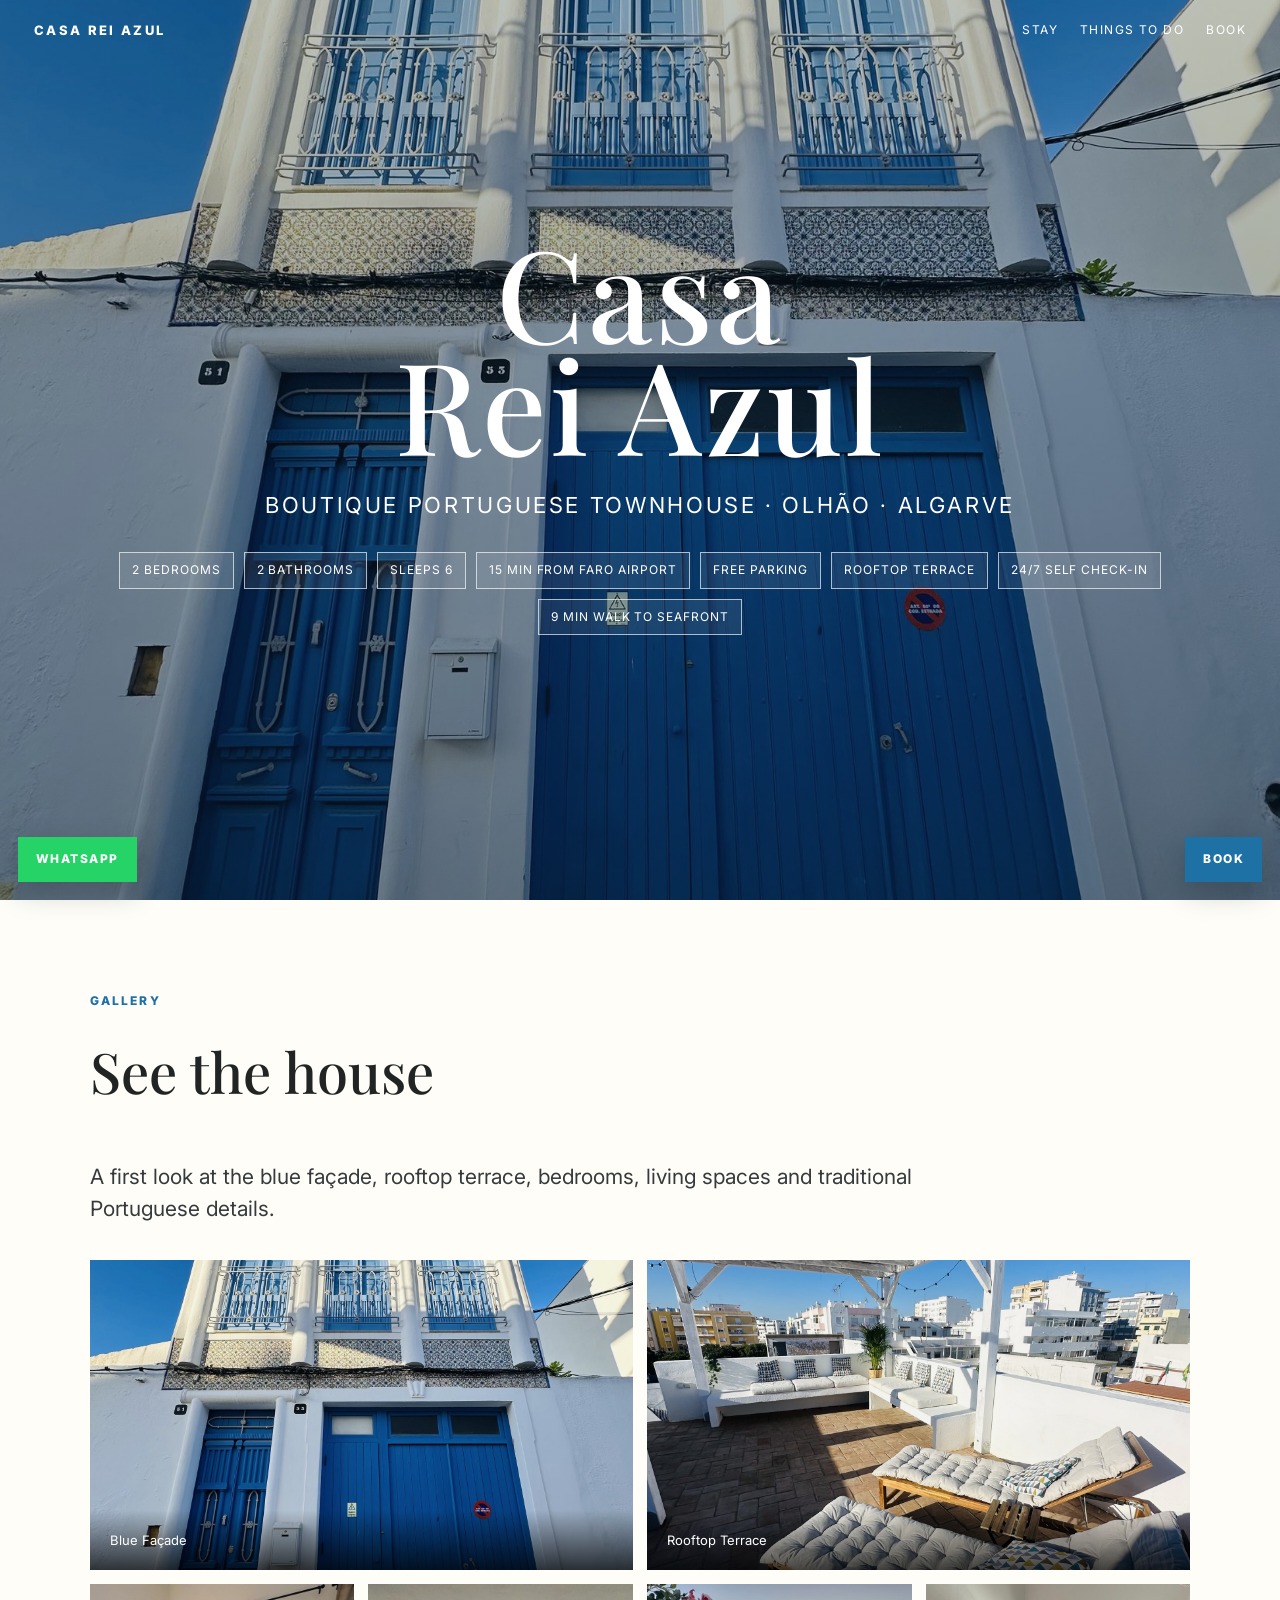
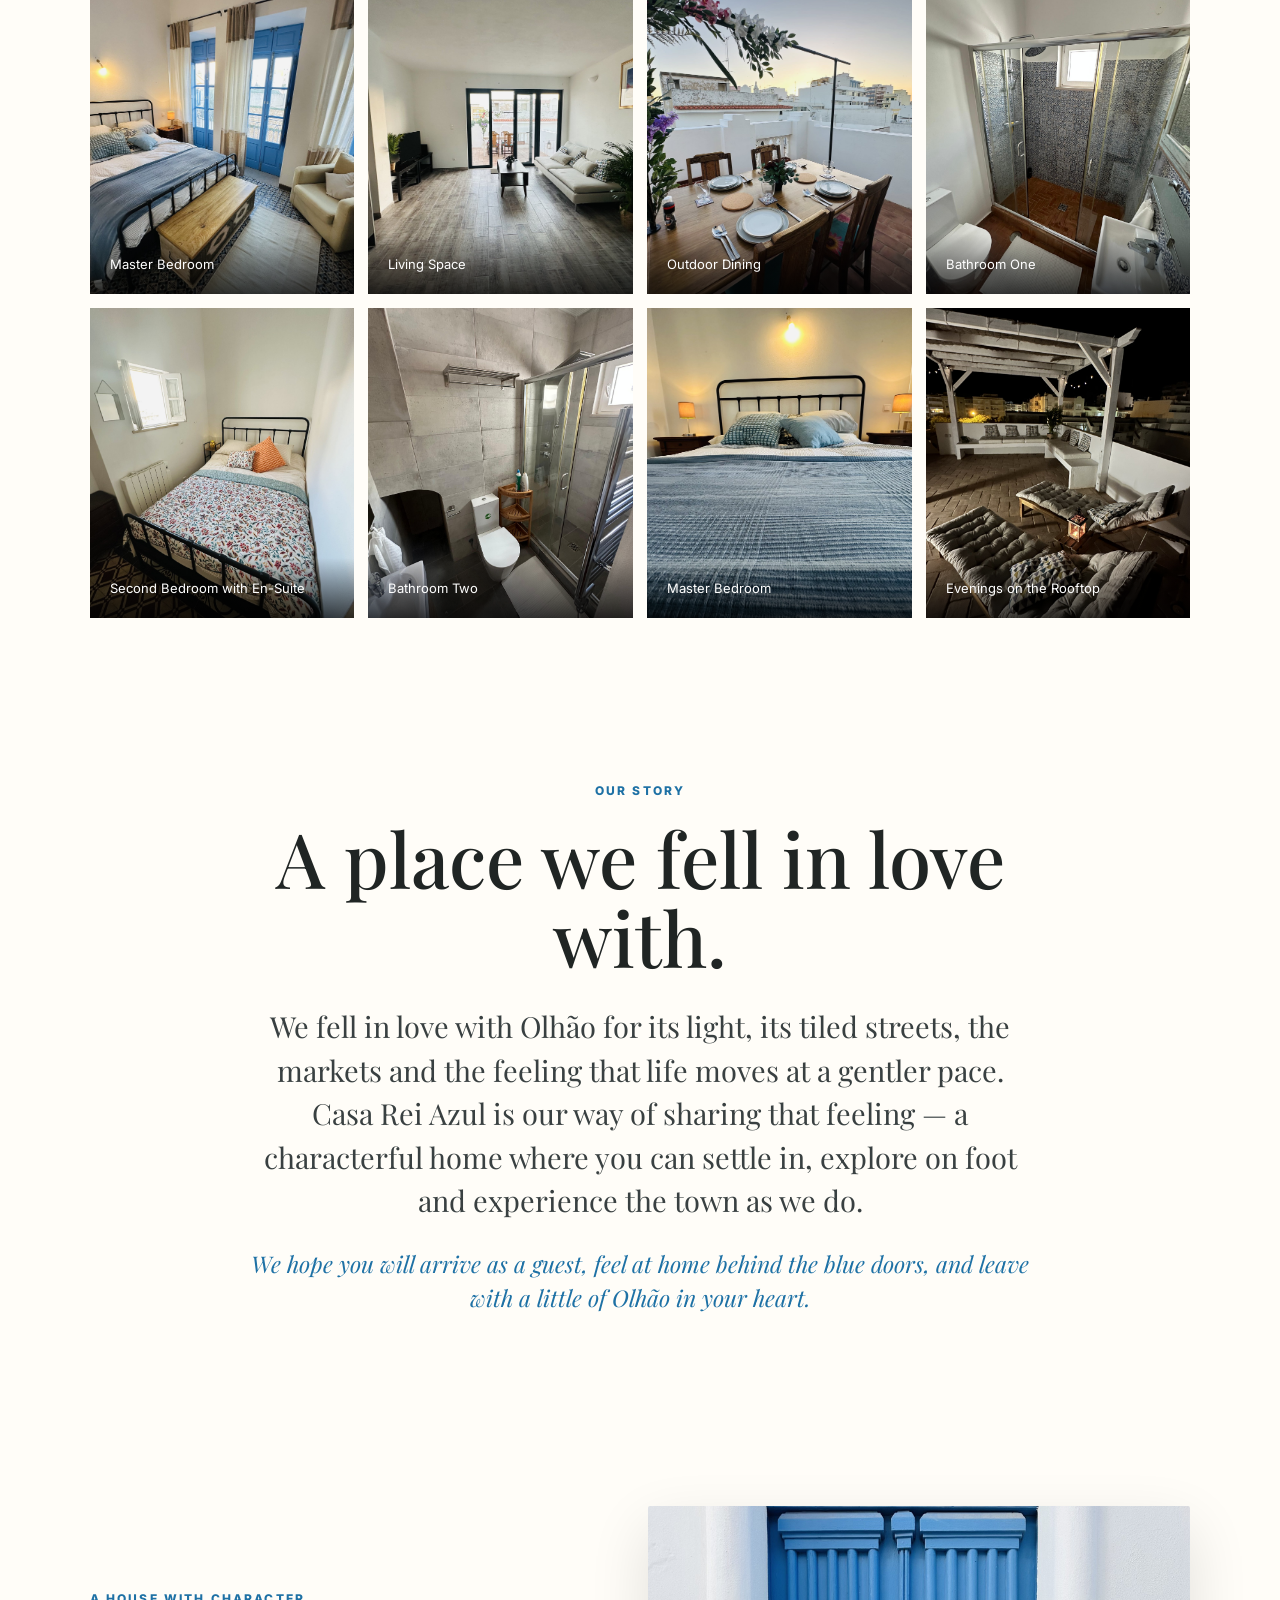
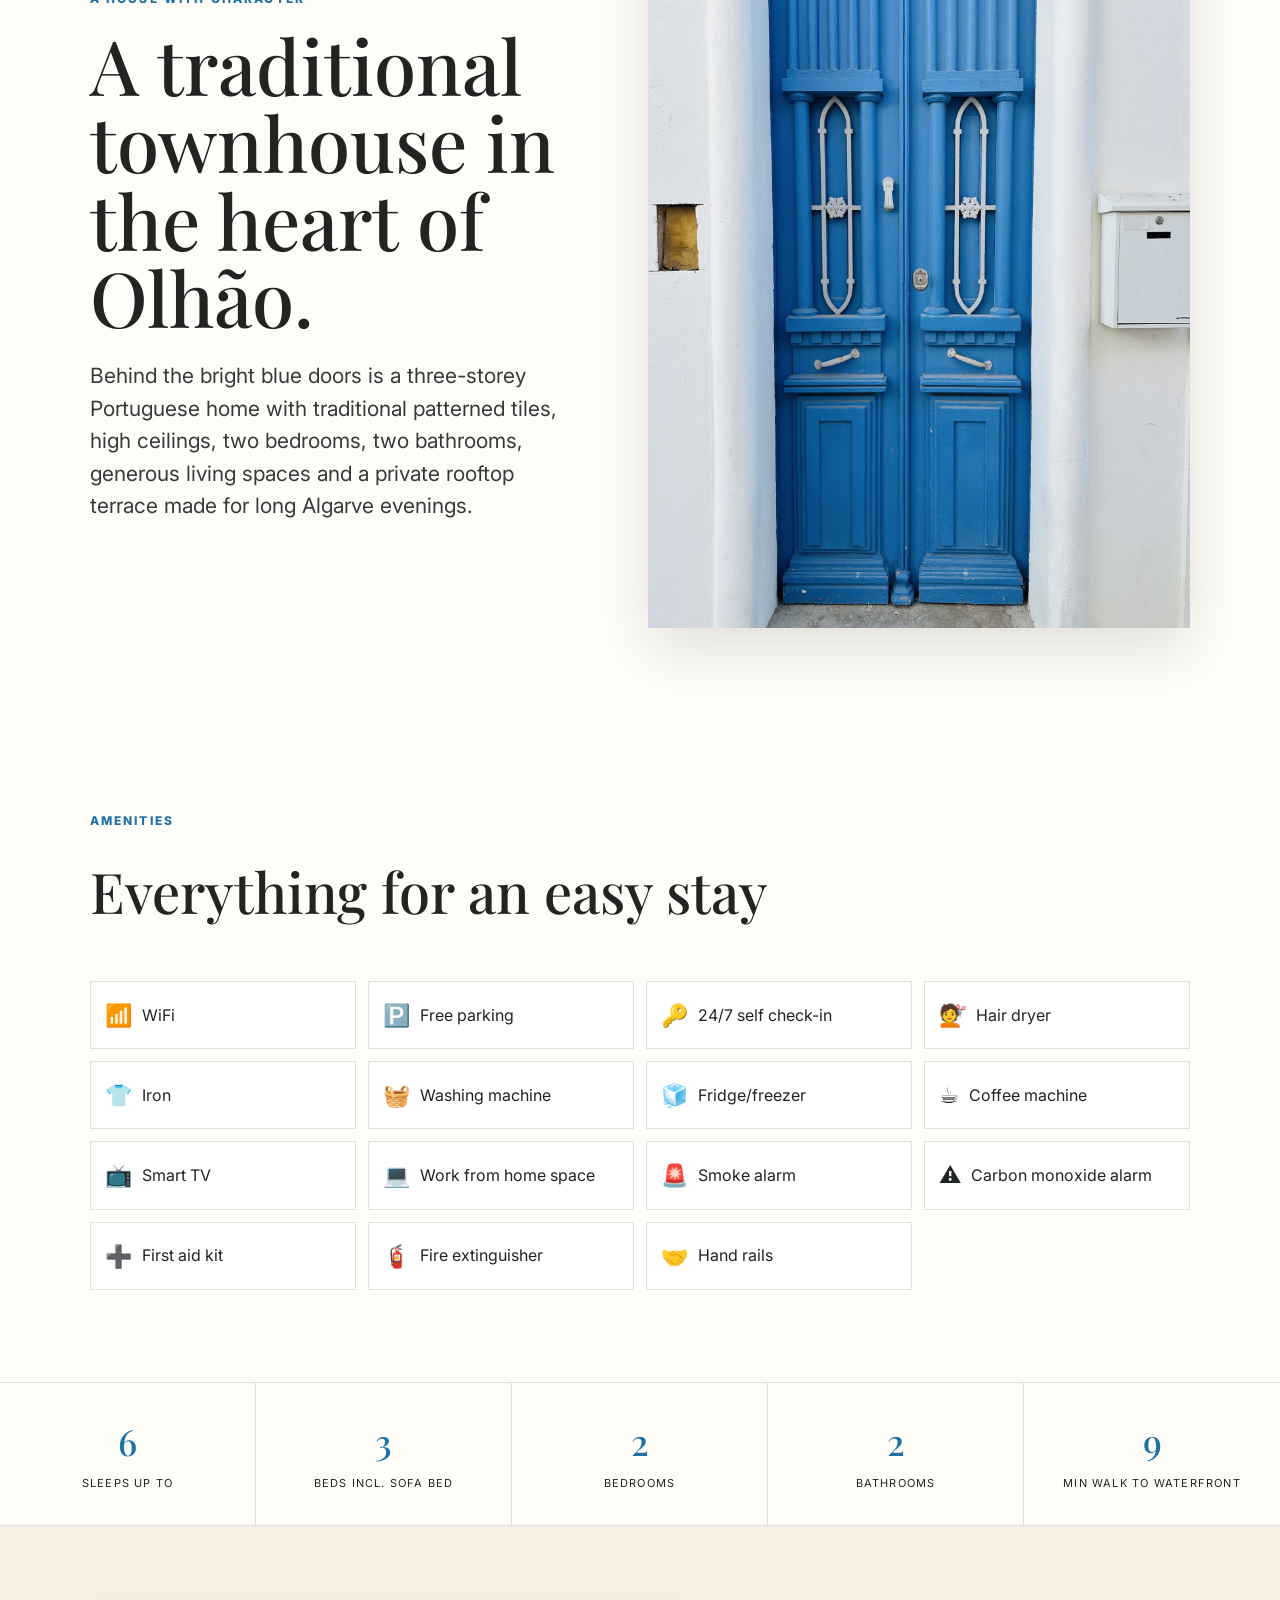
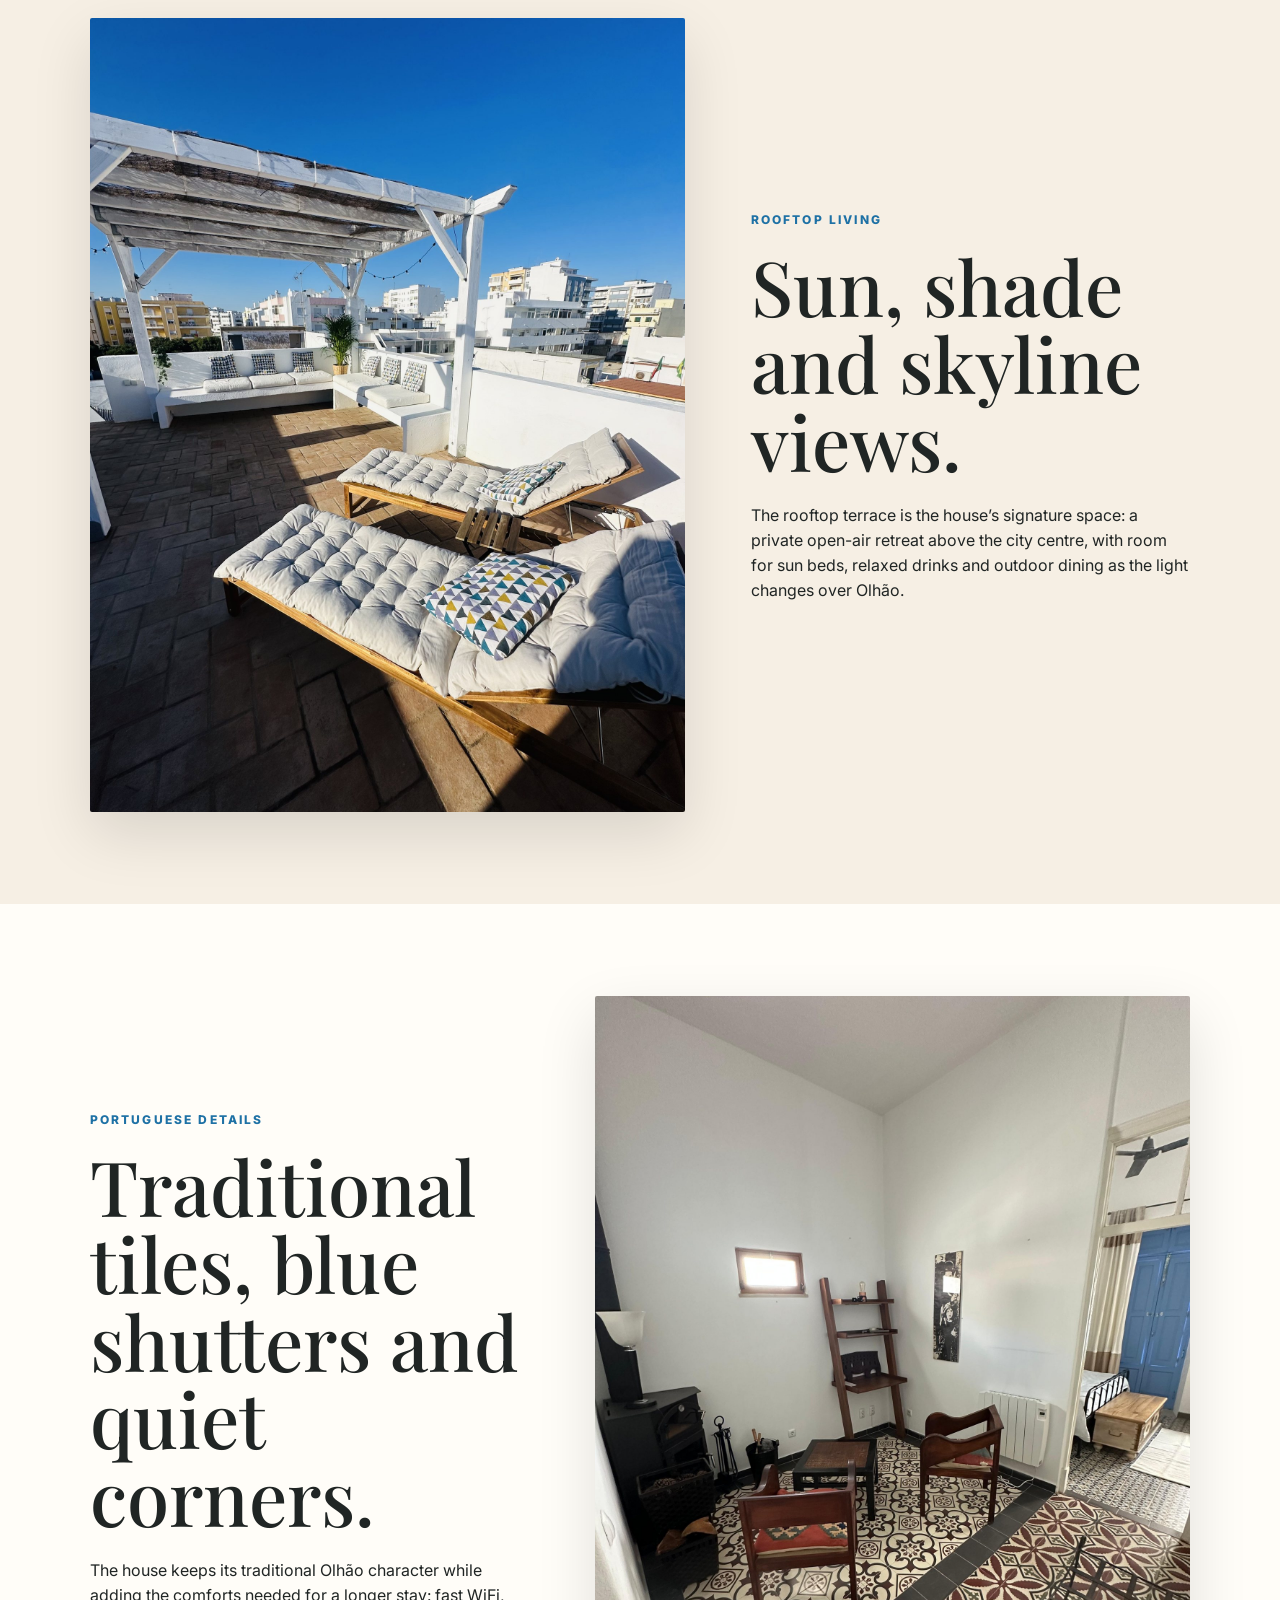
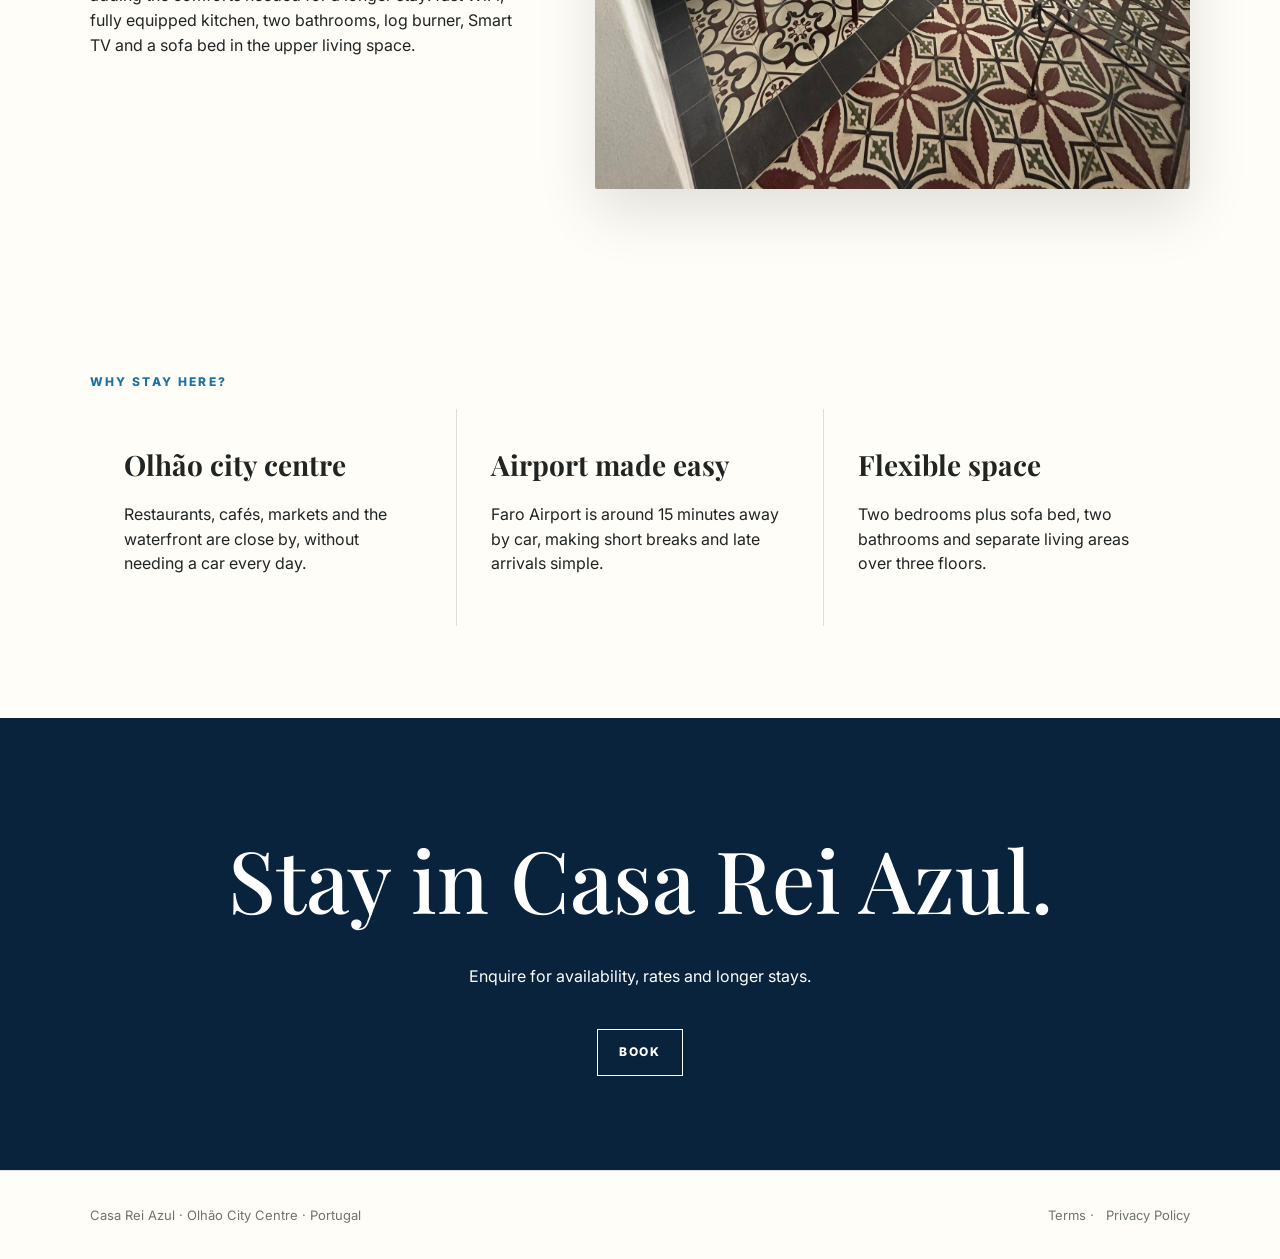
<file: index.html>
<!doctype html><html lang="en"><head><meta charset="utf-8"><meta name="viewport" content="width=device-width, initial-scale=1"><title>Casa Rei Azul | Boutique Townhouse in Olhão City Centre</title><meta name="description" content="Casa Rei Azul is a boutique Portuguese townhouse in Olhão city centre with 3 beds, rooftop terrace, free parking, self check-in and easy access to Faro Airport."><link rel="preconnect" href="https://fonts.googleapis.com"><link rel="preconnect" href="https://fonts.gstatic.com" crossorigin><link href="https://fonts.googleapis.com/css2?family=Inter:wght@400;600;700;800&family=Playfair+Display:wght@500;600&display=swap" rel="stylesheet"><link rel="stylesheet" href="styles.css"><link rel="icon" href="assets/favicon.ico" sizes="any">
<link rel="icon" type="image/png" sizes="32x32" href="assets/favicon-32.png">
<link rel="icon" type="image/png" sizes="192x192" href="assets/favicon-192.png">
<link rel="icon" type="image/png" sizes="512x512" href="assets/favicon-512.png">
<link rel="apple-touch-icon" href="assets/favicon-512.png"></head><body><nav class="nav"><a class="brand" href="index.html">CASA REI AZUL</a><div class="links"><a href="index.html">Stay</a><a href="olhao.html">Things to do</a><a href="book.html" class="booklink">Book</a></div></nav><a class="sticky-book" href="book.html">Book</a><a class="whatsapp" href="https://wa.me/447735979313" target="_blank" rel="noopener" aria-label="Open WhatsApp">WhatsApp</a>
<header class="hero"><div><h1>Casa<br>Rei Azul</h1><p>Boutique Portuguese Townhouse · Olhão · Algarve</p><div class="hero-stats"><span>2 Bedrooms</span><span>2 Bathrooms</span><span>Sleeps 6</span><span>15 min from Faro Airport</span><span>Free parking</span><span>Rooftop terrace</span><span>24/7 self check-in</span><span>9 min walk to seafront</span></div></header>
<section class="section"><div class="eyebrow">Gallery</div><h2 class="serif big-title">See the house</h2><p class="lead narrow">A first look at the blue façade, rooftop terrace, bedrooms, living spaces and traditional Portuguese details.</p><div class="gallery-grid top-gallery"><figure class="wide" data-lightbox data-caption="Bright blue façade with Portuguese tile details in Olhão city centre."><img src="assets/images/facade.jpg" alt="Casa Rei Azul blue façade"><figcaption>Blue Façade</figcaption></figure><figure class="wide" data-lightbox data-caption="Private rooftop terrace with loungers, shaded seating and views across Olhão."><img src="assets/images/rooftop-terrace.jpg" alt="Rooftop terrace"><figcaption>Rooftop Terrace</figcaption></figure><figure data-lightbox data-caption="Main bedroom with blue windows and traditional Portuguese patterned tiles."><img src="assets/images/master-bedroom.jpg" alt="Main bedroom"><figcaption>Master Bedroom</figcaption></figure><figure data-lightbox data-caption="Bright upper living space with comfortable seating and doors towards the terrace."><img src="assets/images/kitchen--living-area.jpg" alt="Living room"><figcaption>Living Space</figcaption></figure><figure data-lightbox data-caption="Outdoor dining on the private terrace, made for slow breakfasts and evening drinks."><img src="assets/images/outdoor-table-and-chairs.jpg" alt="Kitchen and dining area"><figcaption>Outdoor Dining</figcaption></figure><figure data-lightbox data-caption="Bathroom with patterned tiles and walk-in shower."><img src="assets/images/bathroom-1.jpg" alt="First bathroom with patterned Portuguese tiles"><figcaption>Bathroom One</figcaption></figure><figure data-lightbox data-caption="Second bedroom with traditional details and calm blue accents."><img src="assets/images/2nd-bedroom.jpg" alt="Second bedroom at Casa Rei Azul"><figcaption>Second Bedroom with En-Suite</figcaption></figure><figure data-lightbox data-caption="Second bathroom with a bright, practical layout for guests."><img src="assets/images/bathroom-2.jpg" alt="Second bathroom at Casa Rei Azul"><figcaption>Bathroom Two</figcaption></figure><figure data-lightbox data-caption="A quiet bedroom detail capturing the colours, textures and atmosphere of Casa Rei Azul."><img src="assets/images/bedroom-creative.jpg" alt="Creative bedroom detail at Casa Rei Azul"><figcaption>Master Bedroom</figcaption></figure><figure data-lightbox data-caption="The rooftop terrace after dark — a peaceful place for a final drink beneath the Olhão night sky."><img src="assets/images/rooftop-night.jpg" alt="Casa Rei Azul rooftop terrace at night"><figcaption>Evenings on the Rooftop</figcaption></figure></div></section>
<section class="section story-section"><div class="eyebrow">Our story</div><h2 class="serif">A place we fell in love with.</h2><p>We fell in love with Olhão for its light, its tiled streets, the markets and the feeling that life moves at a gentler pace. Casa Rei Azul is our way of sharing that feeling — a characterful home where you can settle in, explore on foot and experience the town as we do.</p><p>We hope you will arrive as a guest, feel at home behind the blue doors, and leave with a little of Olhão in your heart.</p></section>
<section class="section intro"><div><div class="eyebrow">A house with character</div><h2>A traditional townhouse in the heart of Olhão.</h2><p class="lead">Behind the bright blue doors is a three-storey Portuguese home with traditional patterned tiles, high ceilings, two bedrooms, two bathrooms, generous living spaces and a private rooftop terrace made for long Algarve evenings.</p></div><img src="assets/images/front-door.jpg" alt="Traditional blue front door of Casa Rei Azul"></section>
<section class="section amenities-section"><div class="eyebrow">Amenities</div><h2 class="serif big-title">Everything for an easy stay</h2><div class="amenities amenity-icons"><div class="amenity"><b>📶</b>WiFi</div><div class="amenity"><b>🅿️</b>Free parking</div><div class="amenity"><b>🔑</b>24/7 self check-in</div><div class="amenity"><b>💇</b>Hair dryer</div><div class="amenity"><b>👕</b>Iron</div><div class="amenity"><b>🧺</b>Washing machine</div><div class="amenity"><b>🧊</b>Fridge/freezer</div><div class="amenity"><b>☕</b>Coffee machine</div><div class="amenity"><b>📺</b>Smart TV</div><div class="amenity"><b>💻</b>Work from home space</div><div class="amenity"><b>🚨</b>Smoke alarm</div><div class="amenity"><b>⚠️</b>Carbon monoxide alarm</div><div class="amenity"><b>➕</b>First aid kit</div><div class="amenity"><b>🧯</b>Fire extinguisher</div><div class="amenity"><b>🤝</b>Hand rails</div></div></section>
<section class="stats"><div class="stat"><strong>6</strong><span>Sleeps up to</span></div><div class="stat"><strong>3</strong><span>Beds incl. sofa bed</span></div><div class="stat"><strong>2</strong><span>Bedrooms</span></div><div class="stat"><strong>2</strong><span>Bathrooms</span></div><div class="stat"><strong>9</strong><span>Min walk to waterfront</span></div></section>
<section class="section feature"><img src="assets/images/rooftop-terrace.jpg" alt="Large rooftop terrace with city views"><div class="copy"><div class="eyebrow">Rooftop living</div><h2>Sun, shade and skyline views.</h2><p>The rooftop terrace is the house’s signature space: a private open-air retreat above the city centre, with room for sun beds, relaxed drinks and outdoor dining as the light changes over Olhão.</p></div></section>
<section class="section feature reverse"><img src="assets/images/landing.jpg" alt="Traditional patterned Portuguese tiles and quiet interior details"><div class="copy"><div class="eyebrow">Portuguese details</div><h2>Traditional tiles, blue shutters and quiet corners.</h2><p>The house keeps its traditional Olhão character while adding the comforts needed for a longer stay: fast WiFi, fully equipped kitchen, two bathrooms, log burner, Smart TV and a sofa bed in the upper living space.</p></div></section>
<section class="section"><div class="eyebrow">Why stay here?</div><div class="tiles"><div class="tile"><h3>Olhão city centre</h3><p>Restaurants, cafés, markets and the waterfront are close by, without needing a car every day.</p></div><div class="tile"><h3>Airport made easy</h3><p>Faro Airport is around 15 minutes away by car, making short breaks and late arrivals simple.</p></div><div class="tile"><h3>Flexible space</h3><p>Two bedrooms plus sofa bed, two bathrooms and separate living areas over three floors.</p></div></div></section>
<section class="cta"><h2>Stay in Casa Rei Azul.</h2><p>Enquire for availability, rates and longer stays.</p><br><a class="btn" href="book.html">Book</a></section><footer class="footer"><span>Casa Rei Azul · Olhão City Centre · Portugal</span><span><a href="terms.html">Terms</a> · <a href="privacy.html">Privacy Policy</a></span></a></span></footer><script src="script.js"></script></body></html>
</file>
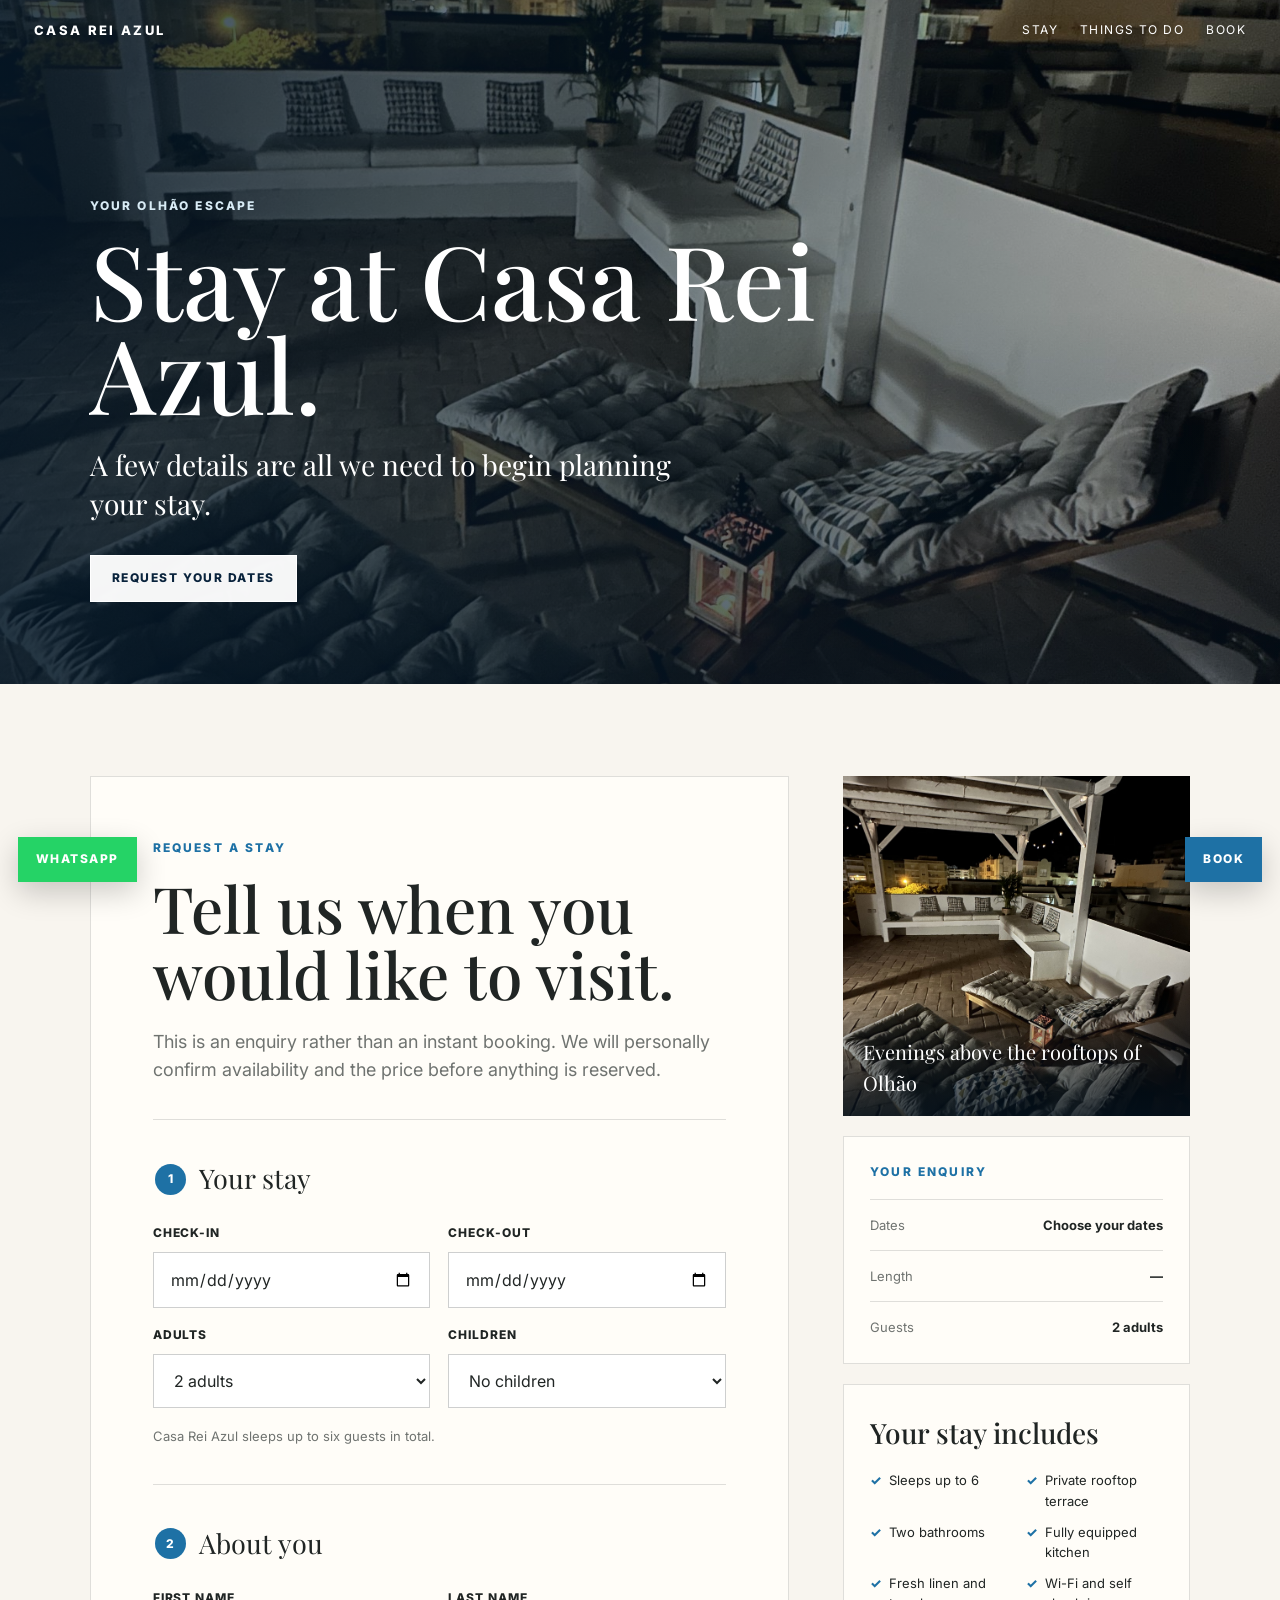
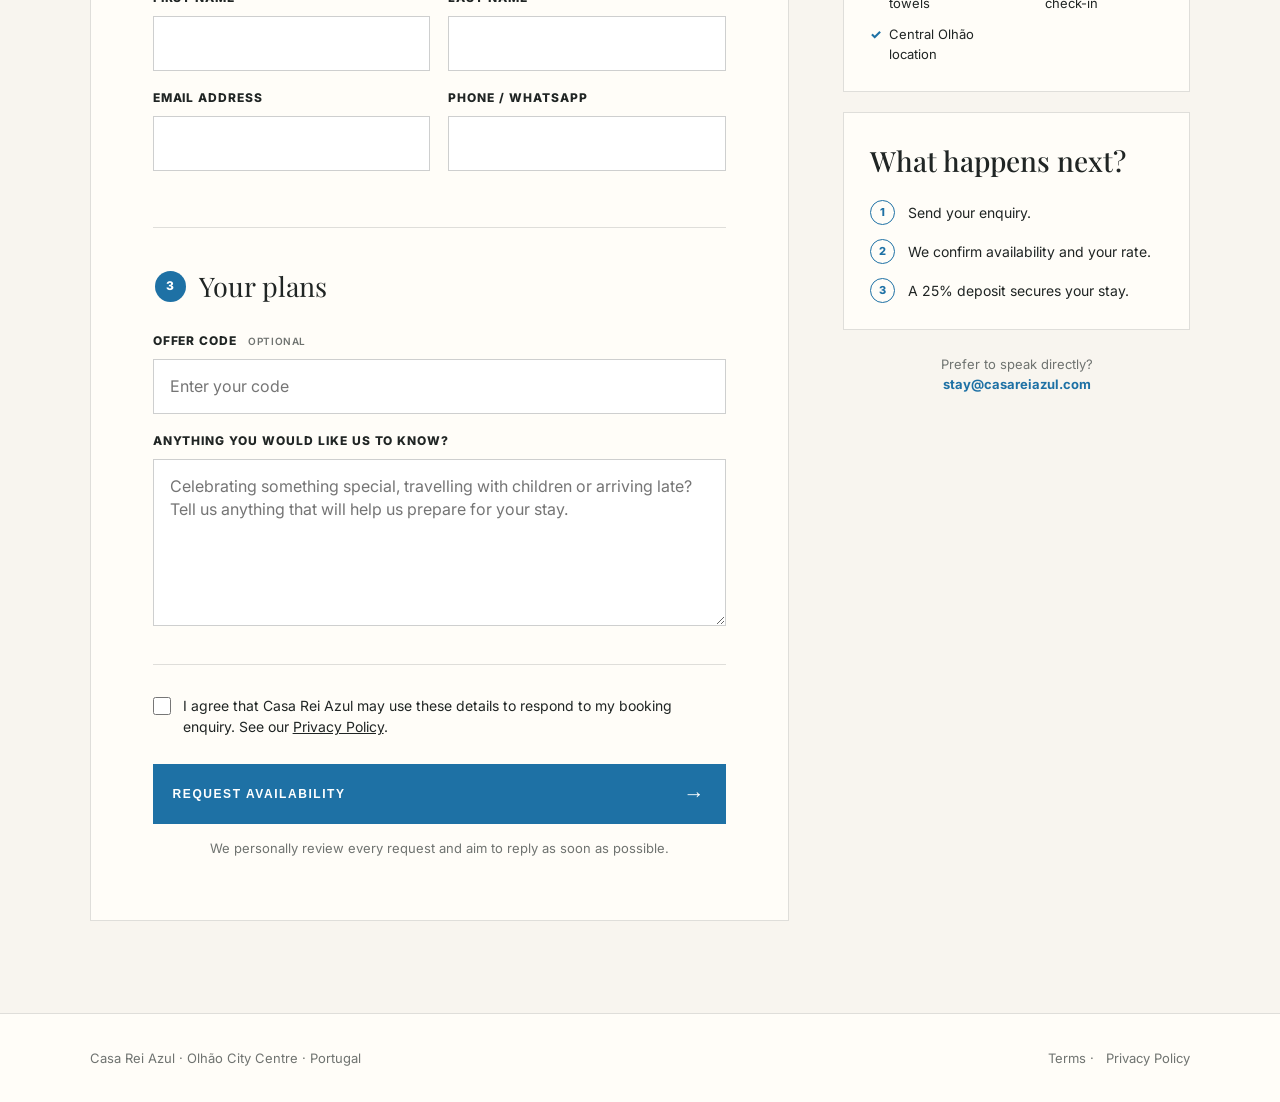
<file: book.html>
<!doctype html>
<html lang="en">
<head>
  <meta charset="utf-8">
  <meta name="viewport" content="width=device-width, initial-scale=1">
  <title>Book Casa Rei Azul</title>
  <meta name="description" content="Request your stay at Casa Rei Azul, a boutique Portuguese townhouse with a rooftop terrace in central Olhão.">
  <link rel="preconnect" href="https://fonts.googleapis.com">
  <link rel="preconnect" href="https://fonts.gstatic.com" crossorigin>
  <link href="https://fonts.googleapis.com/css2?family=Inter:wght@400;600;700;800&family=Playfair+Display:wght@500;600&display=swap" rel="stylesheet">
  <link rel="stylesheet" href="styles.css">
</head>
<body class="booking-page">
  <nav class="nav">
    <a class="brand" href="index.html">CASA REI AZUL</a>
    <div class="links">
      <a href="index.html" data-i18n="stay">Stay</a>
      <a href="olhao.html" data-i18n="things">Things to do</a>
      <a href="book.html" class="booklink" data-i18n="book">Book</a>
      
    </div>
  </nav>

  <a class="sticky-book" href="#booking-form">Book</a>
  <a class="whatsapp" href="https://wa.me/447735979313" target="_blank" rel="noopener">WhatsApp</a>

  <header class="booking-hero">
    <div class="booking-hero-overlay"></div>
    <div class="booking-hero-content">
      <div class="eyebrow">Your Olhão escape</div>
      <h1>Stay at Casa Rei Azul.</h1>
      <p>A few details are all we need to begin planning your stay.</p>
      <a class="btn booking-hero-button" href="#booking-form">Request your dates</a>
    </div>
  </header>

  <main>
<section class="booking-section section" id="booking-form">
      <div class="booking-form-panel">
        <div class="booking-form-intro">
          <div class="eyebrow">Request a stay</div>
          <h2>Tell us when you would like to visit.</h2>
          <p>This is an enquiry rather than an instant booking. We will personally confirm availability and the price before anything is reserved.</p>
        </div>

        <form class="booking-form" id="enquiry-form" novalidate>
          <fieldset>
            <legend><span>1</span>Your stay</legend>
            <div class="booking-fields two-column">
              <label>Check-in
                <input type="date" name="checkin" id="checkin" required>
              </label>
              <label>Check-out
                <input type="date" name="checkout" id="checkout" required>
              </label>
            </div>
            <div class="booking-fields two-column">
              <label>Adults
                <select name="adults" id="adults" required>
                  <option value="1">1 adult</option>
                  <option value="2" selected>2 adults</option>
                  <option value="3">3 adults</option>
                  <option value="4">4 adults</option>
                  <option value="5">5 adults</option>
                  <option value="6">6 adults</option>
                </select>
              </label>
              <label>Children
                <select name="children" id="children">
                  <option value="0" selected>No children</option>
                  <option value="1">1 child</option>
                  <option value="2">2 children</option>
                  <option value="3">3 children</option>
                  <option value="4">4 children</option>
                </select>
              </label>
            </div>
            <p class="field-help">Casa Rei Azul sleeps up to six guests in total.</p>
          </fieldset>

          <fieldset>
            <legend><span>2</span>About you</legend>
            <div class="booking-fields two-column">
              <label>First name
                <input type="text" name="firstname" id="firstname" autocomplete="given-name" required>
              </label>
              <label>Last name
                <input type="text" name="lastname" id="lastname" autocomplete="family-name" required>
              </label>
            </div>
            <div class="booking-fields two-column">
              <label>Email address
                <input type="email" name="email" id="email" autocomplete="email" required>
              </label>
              <label>Phone / WhatsApp
                <input type="tel" name="phone" id="phone" autocomplete="tel">
              </label>
            </div>
          </fieldset>

          <fieldset>
            <legend><span>3</span>Your plans</legend>
            <div class="booking-fields">
              <label>Offer code <span class="optional-label">Optional</span>
                <input type="text" name="offerCode" id="offerCode" autocomplete="off" placeholder="Enter your code">
              </label>
            </div>
            <label>Anything you would like us to know?
              <textarea name="message" id="message" rows="6" placeholder="Celebrating something special, travelling with children or arriving late? Tell us anything that will help us prepare for your stay."></textarea>
            </label>
          </fieldset>

          <div class="booking-consent">
            <label class="booking-checkbox">
              <input type="checkbox" id="privacy" required>
              <span>I agree that Casa Rei Azul may use these details to respond to my booking enquiry. See our <a href="privacy.html">Privacy Policy</a>.</span>
            </label>
          </div>

          <div class="form-message" id="form-message" role="alert" aria-live="polite"></div>

          <button class="btn fill booking-submit" type="submit">
            <span>Request availability</span>
            <span aria-hidden="true">→</span>
          </button>
          <p class="response-note">We personally review every request and aim to reply as soon as possible.</p>
        </form>
      </div>

      <aside class="booking-summary">
        <div class="booking-image-wrap">
          <img src="assets/images/rooftop-night.jpg" alt="Casa Rei Azul rooftop terrace illuminated at night">
          <div class="booking-image-caption">Evenings above the rooftops of Olhão</div>
        </div>

        <div class="stay-card">
          <div class="eyebrow">Your enquiry</div>
          <div class="summary-row"><span>Dates</span><strong id="summary-dates">Choose your dates</strong></div>
          <div class="summary-row"><span>Length</span><strong id="summary-nights">—</strong></div>
          <div class="summary-row"><span>Guests</span><strong id="summary-guests">2 adults</strong></div>
        </div>

        <div class="included-card">
          <h3>Your stay includes</h3>
          <ul>
            <li>Sleeps up to 6</li>
            <li>Private rooftop terrace</li>
            <li>Two bathrooms</li>
            <li>Fully equipped kitchen</li>
            <li>Fresh linen and towels</li>
            <li>Wi-Fi and self check-in</li>
            <li>Central Olhão location</li>
          </ul>
        </div>

        <div class="next-steps">
          <h3>What happens next?</h3>
          <ol>
            <li><span>1</span><p>Send your enquiry.</p></li>
            <li><span>2</span><p>We confirm availability and your rate.</p></li>
            <li><span>3</span><p>A 25% deposit secures your stay.</p></li>
          </ol>
        </div>

        <p class="booking-contact">Prefer to speak directly?<br><a href="mailto:stay@casareiazul.com">stay@casareiazul.com</a></p>
      </aside>
    </section>
  </main>

  <footer class="footer">
    <span>Casa Rei Azul · Olhão City Centre · Portugal</span>
    <span><a href="terms.html">Terms</a> · <a href="privacy.html">Privacy Policy</a></span>
  </footer>

  <script src="script.js"></script>
  <script>
    (() => {
      const form = document.getElementById('enquiry-form');
      const checkin = document.getElementById('checkin');
      const checkout = document.getElementById('checkout');
      const adults = document.getElementById('adults');
      const children = document.getElementById('children');
      const message = document.getElementById('form-message');
      const summaryDates = document.getElementById('summary-dates');
      const summaryNights = document.getElementById('summary-nights');
      const summaryGuests = document.getElementById('summary-guests');

      const today = new Date();
      today.setHours(0, 0, 0, 0);
      const todayIso = today.toISOString().split('T')[0];
      checkin.min = todayIso;
      checkout.min = todayIso;

      const formatDate = value => {
        if (!value) return '';
        return new Intl.DateTimeFormat('en-GB', { day: 'numeric', month: 'short', year: 'numeric' })
          .format(new Date(value + 'T12:00:00'));
      };

      const updateSummary = () => {
        const adultCount = Number(adults.value);
        const childCount = Number(children.value);
        const total = adultCount + childCount;
        const guestParts = [`${adultCount} adult${adultCount === 1 ? '' : 's'}`];
        if (childCount) guestParts.push(`${childCount} child${childCount === 1 ? '' : 'ren'}`);
        summaryGuests.textContent = guestParts.join(', ');

        if (checkin.value) {
          const nextDay = new Date(checkin.value + 'T12:00:00');
          nextDay.setDate(nextDay.getDate() + 1);
          checkout.min = nextDay.toISOString().split('T')[0];
          if (checkout.value && checkout.value < checkout.min) checkout.value = '';
        }

        if (checkin.value && checkout.value) {
          const start = new Date(checkin.value + 'T12:00:00');
          const end = new Date(checkout.value + 'T12:00:00');
          const nights = Math.round((end - start) / 86400000);
          summaryDates.textContent = `${formatDate(checkin.value)} – ${formatDate(checkout.value)}`;
          summaryNights.textContent = nights > 0 ? `${nights} night${nights === 1 ? '' : 's'}` : '—';
        } else {
          summaryDates.textContent = 'Choose your dates';
          summaryNights.textContent = '—';
        }

        if (total > 6) {
          message.textContent = 'Casa Rei Azul sleeps a maximum of six guests. Please adjust the guest numbers.';
          message.className = 'form-message error visible';
        } else if (message.textContent.includes('maximum of six')) {
          message.textContent = '';
          message.className = 'form-message';
        }
      };

      [checkin, checkout, adults, children].forEach(el => el.addEventListener('change', updateSummary));
      updateSummary();

      form.addEventListener('submit', event => {
        event.preventDefault();
        message.textContent = '';
        message.className = 'form-message';

        const totalGuests = Number(adults.value) + Number(children.value);
        if (!form.checkValidity()) {
          form.reportValidity();
          message.textContent = 'Please complete the required fields before sending your enquiry.';
          message.className = 'form-message error visible';
          return;
        }
        if (totalGuests > 6) {
          message.textContent = 'Casa Rei Azul sleeps a maximum of six guests. Please adjust the guest numbers.';
          message.className = 'form-message error visible';
          return;
        }

        const firstName = document.getElementById('firstname').value.trim();
        const lastName = document.getElementById('lastname').value.trim();
        const email = document.getElementById('email').value.trim();
        const phone = document.getElementById('phone').value.trim();
        const notes = document.getElementById('message').value.trim();
        const offerCode = document.getElementById('offerCode').value.trim();
        const childCount = Number(children.value);
        const guestText = `${adults.value} adult${adults.value === '1' ? '' : 's'}${childCount ? `, ${childCount} child${childCount === 1 ? '' : 'ren'}` : ''}`;
        const nights = Math.round((new Date(checkout.value + 'T12:00:00') - new Date(checkin.value + 'T12:00:00')) / 86400000);

        const submitButton = form.querySelector('.booking-submit');
        const originalButtonHtml = submitButton.innerHTML;

        submitButton.disabled = true;
        submitButton.innerHTML = '<span>Sending…</span>';
        message.textContent = 'Sending your enquiry…';
        message.className = 'form-message visible';

        fetch('/api/enquiry', {
          method: 'POST',
          headers: {
            'Content-Type': 'application/json'
          },
          body: JSON.stringify({
            name: `${firstName} ${lastName}`.trim(),
            email,
            phone,
            checkIn: checkin.value,
            checkOut: checkout.value,
            adults: adults.value,
            children: children.value,
            guests: guestText,
            offerCode,
            message: notes
          })
        })
          .then(async response => {
            const result = await response.json().catch(() => ({}));

            if (!response.ok || !result.success) {
              throw new Error(result.message || 'Your enquiry could not be sent. Please try again.');
            }

            message.textContent = result.message || 'Thank you. Your enquiry has been sent.';
            message.className = 'form-message success visible';
            form.reset();
            adults.value = '2';
            children.value = '0';
            updateSummary();
          })
          .catch(error => {
            message.textContent = error.message || 'Your enquiry could not be sent. Please email stay@casareiazul.com.';
            message.className = 'form-message error visible';
          })
          .finally(() => {
            submitButton.disabled = false;
            submitButton.innerHTML = originalButtonHtml;
          });
      });
    })();
  </script>
</body>
</html>
</file>
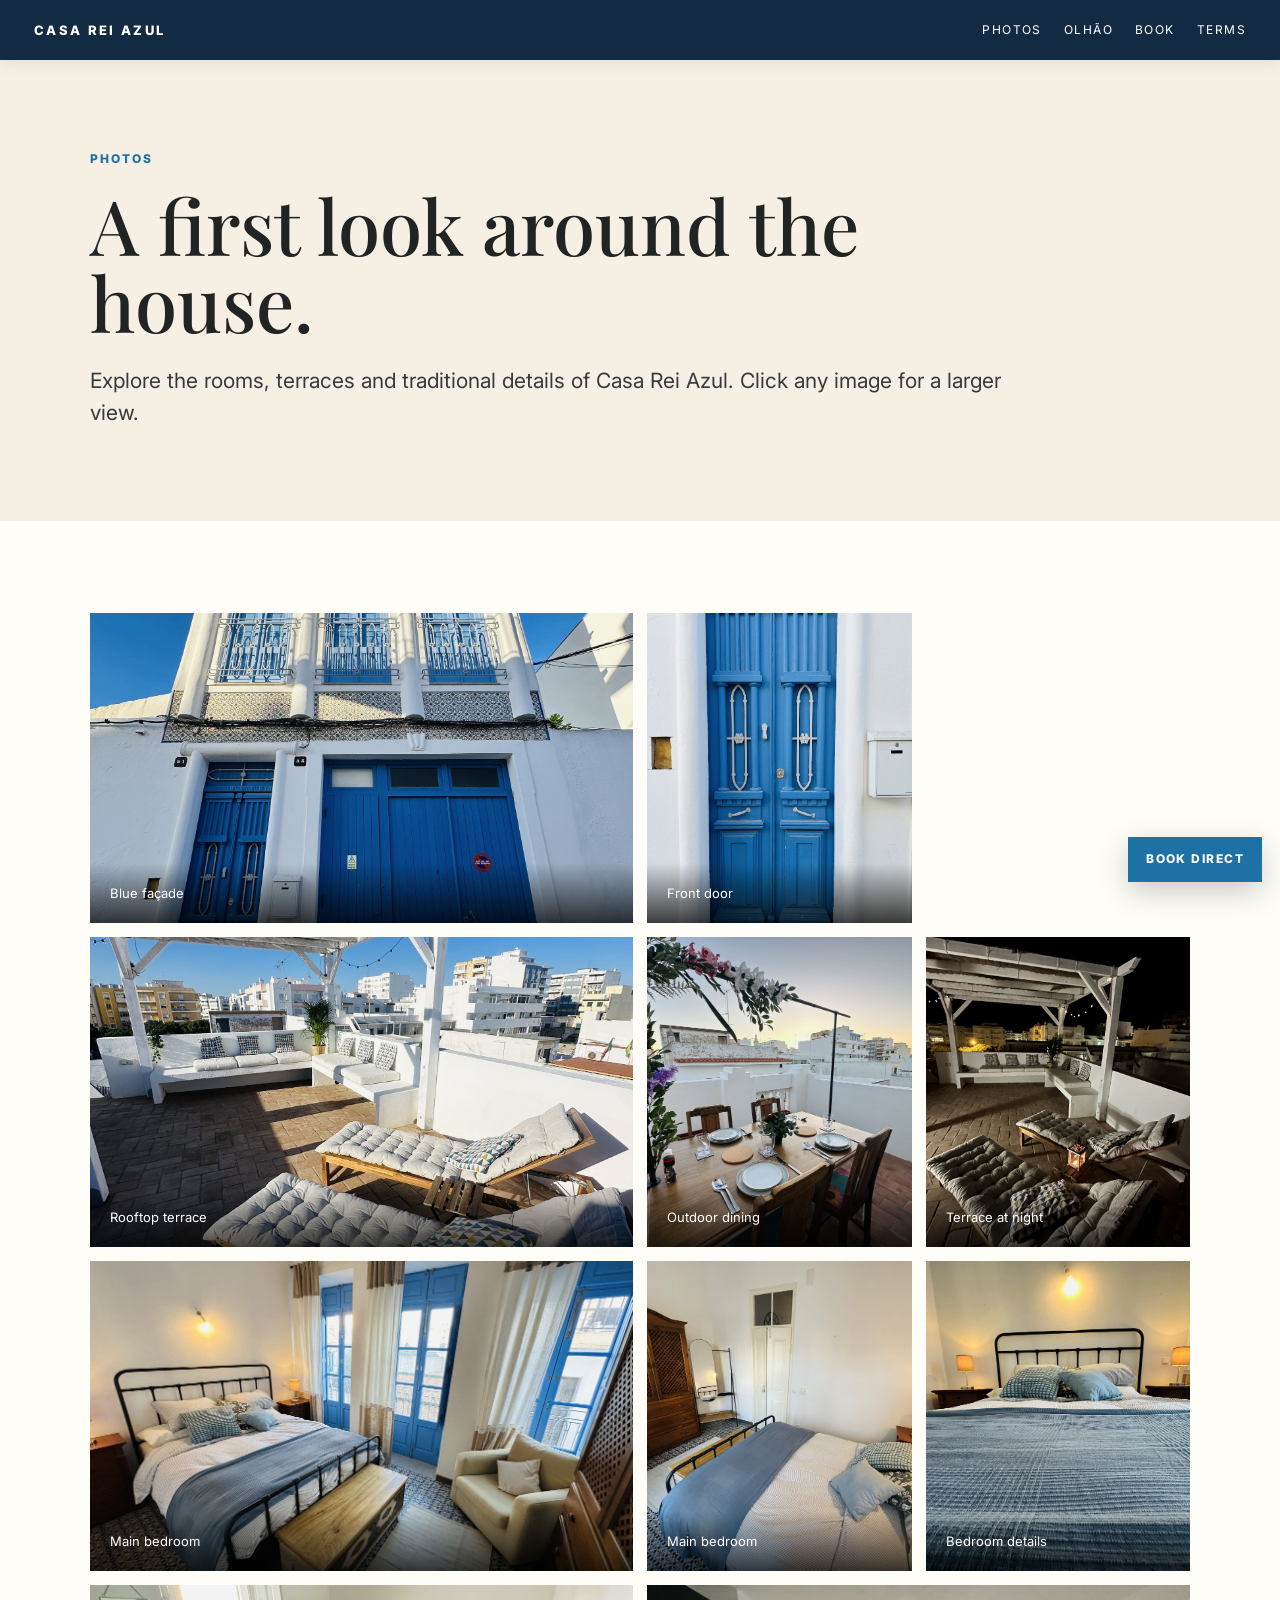
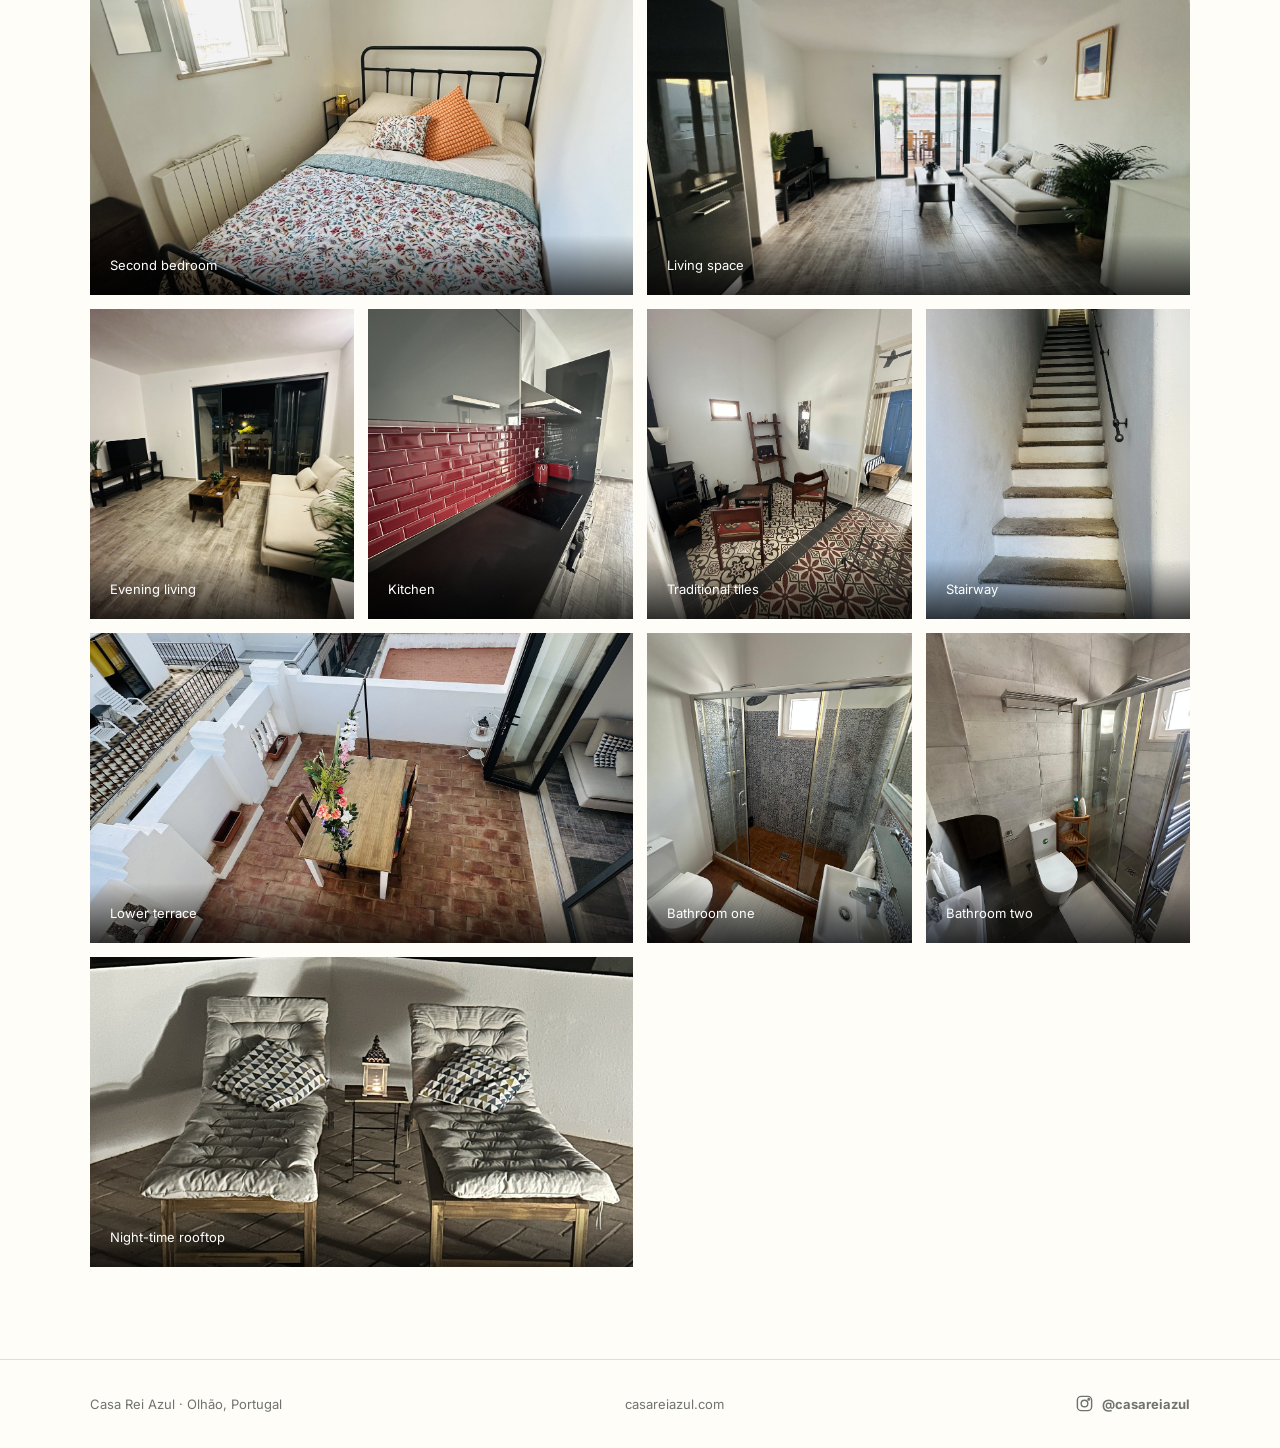
<file: gallery.html>
<!doctype html><html lang="en"><head><meta charset="utf-8"><meta name="viewport" content="width=device-width, initial-scale=1"><title>Photos | Casa Rei Azul</title><meta name="description" content="View photos of Casa Rei Azul, a traditional Portuguese townhouse with rooftop terrace in Olhão."><link rel="preconnect" href="https://fonts.googleapis.com"><link rel="preconnect" href="https://fonts.gstatic.com" crossorigin><link href="https://fonts.googleapis.com/css2?family=Inter:wght@400;600;700;800&family=Playfair+Display:wght@500;600&display=swap" rel="stylesheet"><link rel="stylesheet" href="styles.css"></head><body><nav class="nav light"><a class="brand" href="index.html">CASA REI AZUL</a><div class="links"><a href="gallery.html" data-i18n="photos">Photos</a><a href="olhao.html" data-i18n="olhao">Olhão</a><a href="book.html" class="booklink" data-i18n="book">Book</a><a href="terms.html" data-i18n="terms">Terms</a></div></nav><a class="sticky-book" href="book.html">Book Direct</a><header class="page-hero"><div class="page-title"><div class="eyebrow">Photos</div><h1>A first look around the house.</h1><p class="lead">Explore the rooms, terraces and traditional details of Casa Rei Azul. Click any image for a larger view.</p></div></header><section class="section"><div class="gallery-grid"><figure class="wide" data-lightbox data-caption="The blue façade of Casa Rei Azul in the heart of Olhão."><img src="assets/images/facade.jpg" alt="Casa Rei Azul blue façade" loading="lazy"><figcaption>Blue façade</figcaption></figure><figure data-lightbox data-caption="The traditional blue front door: the house’s unmistakable signature."><img src="assets/images/front-door.jpg" alt="Traditional blue front door" loading="lazy"><figcaption>Front door</figcaption></figure><figure class="wide" data-lightbox data-caption="The private rooftop terrace with shaded seating and views across Olhão."><img src="assets/images/rooftop-terrace.jpg" alt="Sunny private rooftop terrace" loading="lazy"><figcaption>Rooftop terrace</figcaption></figure><figure data-lightbox data-caption="An outdoor table set for relaxed meals on the terrace."><img src="assets/images/outdoor-table-and-chairs.jpg" alt="Outdoor dining table" loading="lazy"><figcaption>Outdoor dining</figcaption></figure><figure data-lightbox data-caption="The rooftop becomes a peaceful retreat after dark."><img src="assets/images/rooftop-terrace-night.jpg" alt="Rooftop terrace at night" loading="lazy"><figcaption>Terrace at night</figcaption></figure><figure class="wide" data-lightbox data-caption="The main bedroom with blue balcony doors and traditional patterned floor tiles."><img src="assets/images/master-bedroom.jpg" alt="Main bedroom with blue doors" loading="lazy"><figcaption>Main bedroom</figcaption></figure><figure data-lightbox data-caption="Another view of the spacious main bedroom."><img src="assets/images/master-bedroom-other.jpg" alt="Main bedroom interior" loading="lazy"><figcaption>Main bedroom</figcaption></figure><figure data-lightbox data-caption="Soft linens and simple details in the main bedroom."><img src="assets/images/bedroom-creative-shot.jpg" alt="Bedroom detail" loading="lazy"><figcaption>Bedroom details</figcaption></figure><figure class="wide" data-lightbox data-caption="The second bedroom is bright, simple and comfortable."><img src="assets/images/2nd-bedroom.jpg" alt="Second bedroom" loading="lazy"><figcaption>Second bedroom</figcaption></figure><figure class="wide" data-lightbox data-caption="A bright upper living space with comfortable seating and terrace access."><img src="assets/images/kitchen--living-area.jpg" alt="Upper living area" loading="lazy"><figcaption>Living space</figcaption></figure><figure data-lightbox data-caption="A relaxed place to unwind in the evening."><img src="assets/images/living-room-night.jpg" alt="Living room at night" loading="lazy"><figcaption>Evening living</figcaption></figure><figure data-lightbox data-caption="The kitchen is ready for breakfasts, lunches and longer stays."><img src="assets/images/kitchen-counter-top.jpg" alt="Kitchen counter and appliances" loading="lazy"><figcaption>Kitchen</figcaption></figure><figure data-lightbox data-caption="Traditional tiles bring colour and character through the house."><img src="assets/images/landing.jpg" alt="Landing with patterned tiles" loading="lazy"><figcaption>Traditional tiles</figcaption></figure><figure data-lightbox data-caption="The original staircase leads through the house towards the terrace."><img src="assets/images/stairs-leading-up.jpg" alt="Traditional staircase" loading="lazy"><figcaption>Stairway</figcaption></figure><figure class="wide" data-lightbox data-caption="A view down onto the lower outdoor terrace and dining space."><img src="assets/images/view-of-outdoor-terrace.jpg" alt="View of outdoor terrace" loading="lazy"><figcaption>Lower terrace</figcaption></figure><figure data-lightbox data-caption="Bathroom one with patterned tiles and a walk-in shower."><img src="assets/images/bathroom-1.jpg" alt="Bathroom with patterned tiles" loading="lazy"><figcaption>Bathroom one</figcaption></figure><figure data-lightbox data-caption="Bathroom two with a spacious walk-in shower."><img src="assets/images/bathroom-2.jpg" alt="Second bathroom" loading="lazy"><figcaption>Bathroom two</figcaption></figure><figure class="wide" data-lightbox data-caption="Loungers and lantern light create a quiet rooftop corner after sunset."><img src="assets/images/rooftop-terrace-lounges---night.jpg" alt="Rooftop loungers at night" loading="lazy"><figcaption>Night-time rooftop</figcaption></figure></div></section><footer class="footer"><span>Casa Rei Azul · Olhão, Portugal</span><span>casareiazul.com</span><span class="footer-social"><a class="instagram-link" href="https://www.instagram.com/casareiazul/" target="_blank" rel="noopener" aria-label="Casa Rei Azul on Instagram"><svg viewBox="0 0 24 24" aria-hidden="true"><rect x="3" y="3" width="18" height="18" rx="5"></rect><circle cx="12" cy="12" r="4.2"></circle><circle cx="17.4" cy="6.6" r="1"></circle></svg><span>@casareiazul</span></a></span></footer><script src="script.js"></script></body></html>
</file>
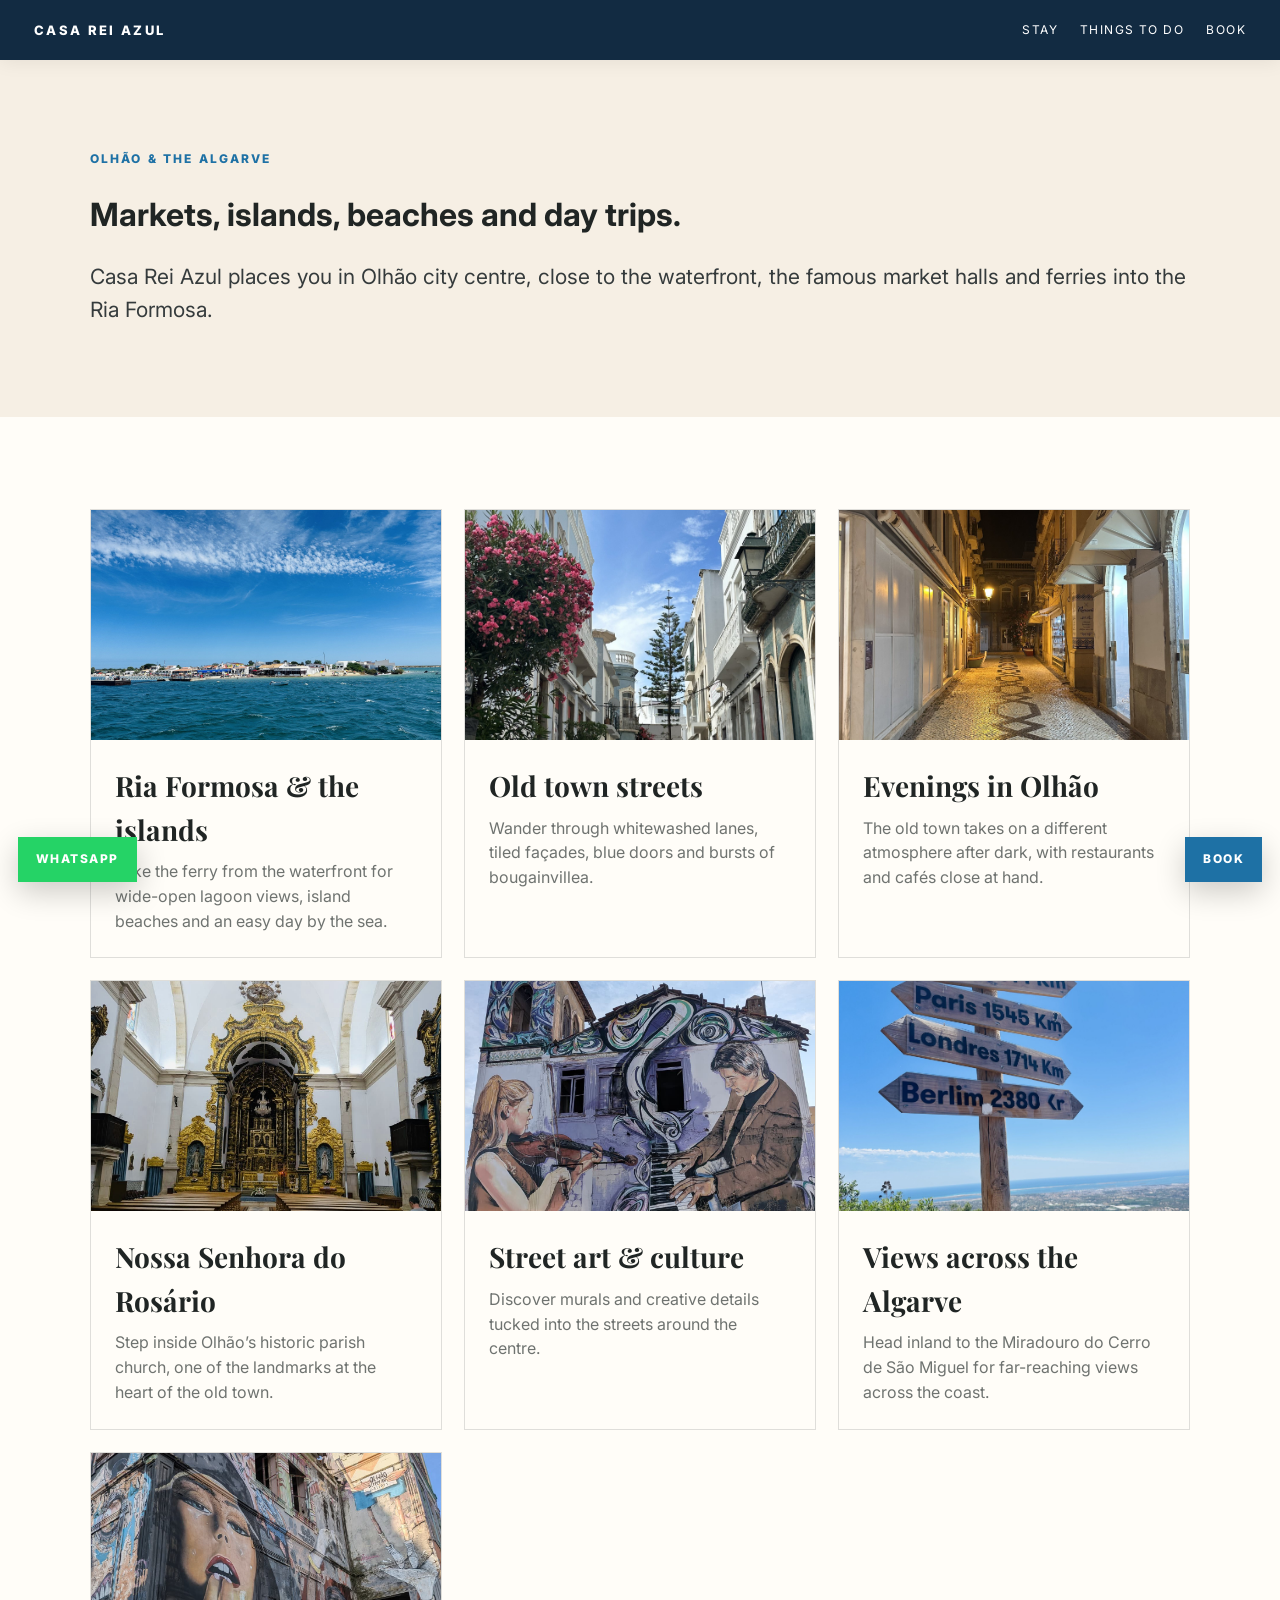
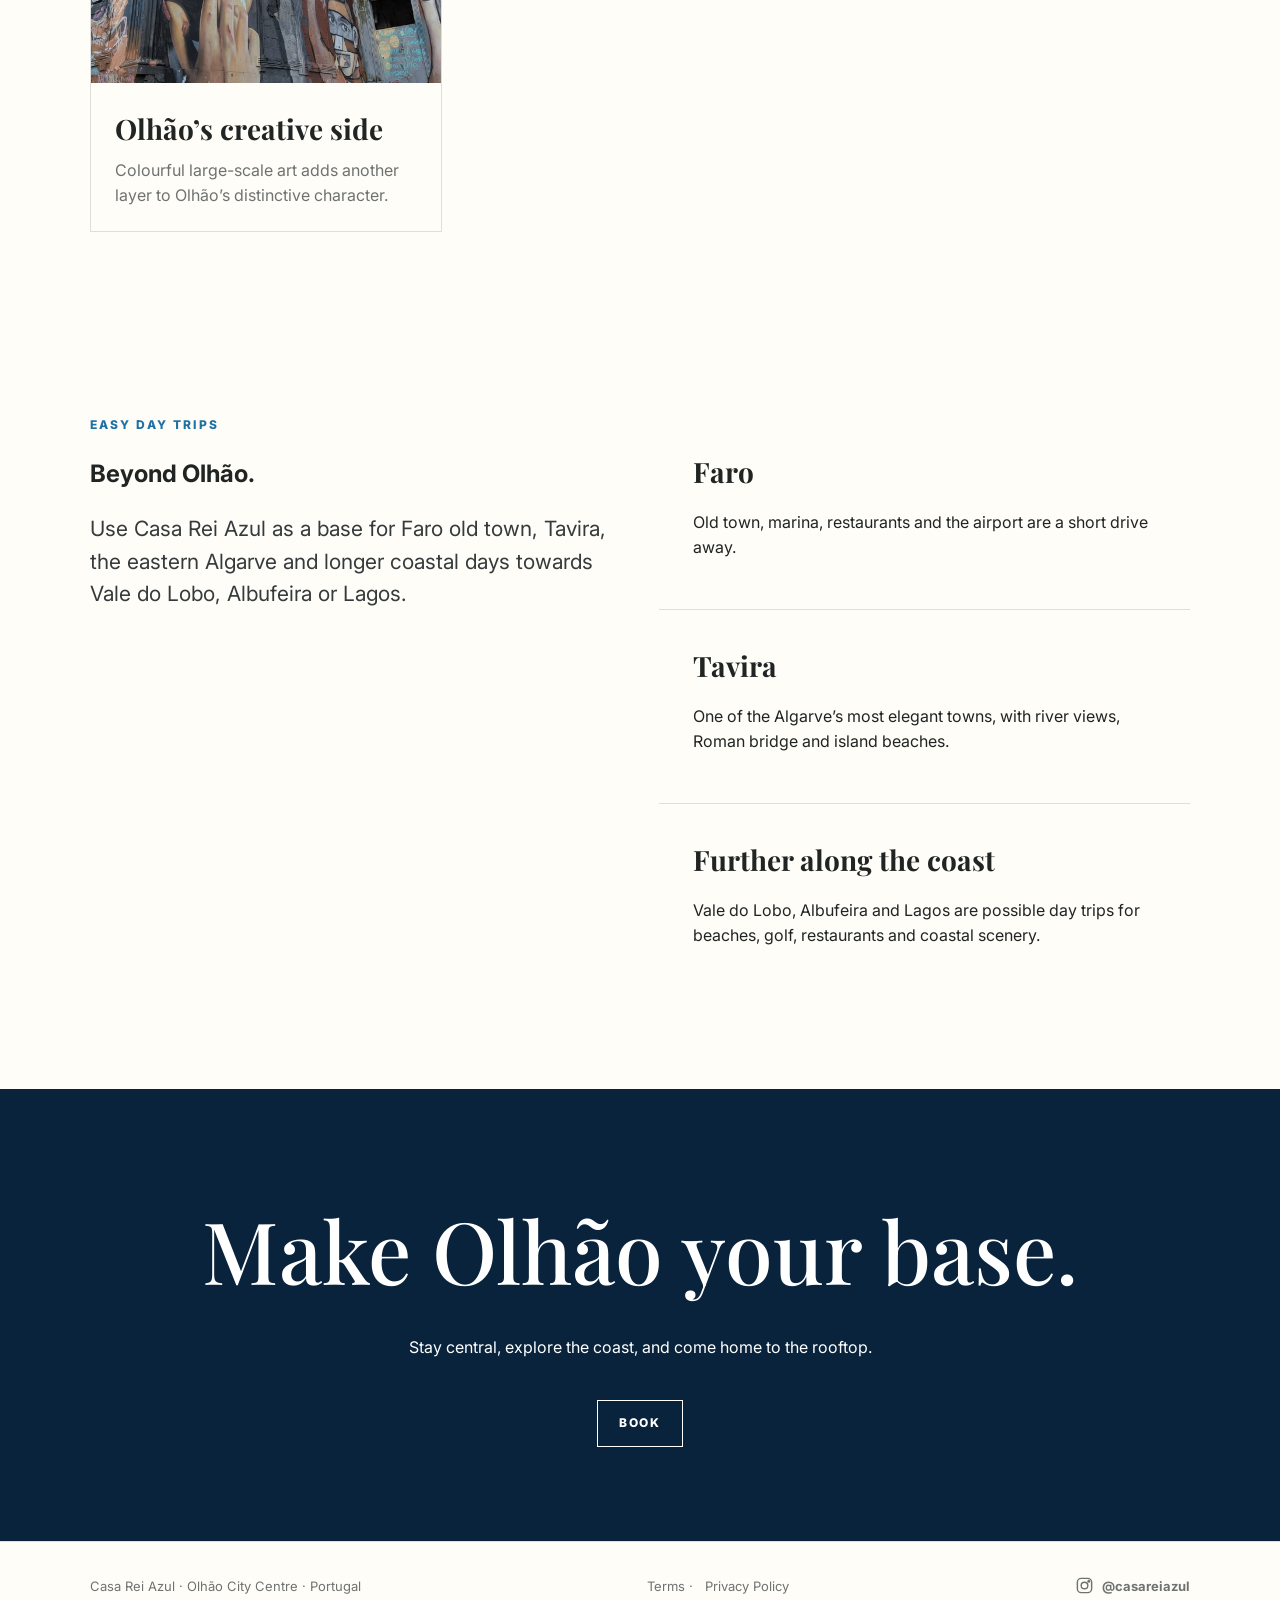
<file: olhao.html>
<!doctype html><html lang="en"><head><meta charset="utf-8"><meta name="viewport" content="width=device-width, initial-scale=1"><title>Things to do in Olhão | Casa Rei Azul</title><meta name="description" content="Explore Olhão, Ria Formosa, Faro, Tavira and the Algarve coast from Casa Rei Azul."><link rel="preconnect" href="https://fonts.googleapis.com"><link rel="preconnect" href="https://fonts.gstatic.com" crossorigin><link href="https://fonts.googleapis.com/css2?family=Inter:wght@400;600;700;800&family=Playfair+Display:wght@500;600&display=swap" rel="stylesheet"><link rel="stylesheet" href="styles.css"></head><body><nav class="nav"><a class="brand" href="index.html">CASA REI AZUL</a><div class="links"><a href="index.html" data-i18n="stay">Stay</a><a href="olhao.html" data-i18n="things">Things to do</a><a href="book.html" class="booklink" data-i18n="book">Book</a></div></nav><a class="sticky-book" href="book.html">Book</a><a class="whatsapp" href="https://wa.me/447735979313" target="_blank" rel="noopener">WhatsApp</a><header class="page-hero"><div class="eyebrow">Olhão & the Algarve</div><h1>Markets, islands, beaches and day trips.</h1><p class="lead">Casa Rei Azul places you in Olhão city centre, close to the waterfront, the famous market halls and ferries into the Ria Formosa.</p></header><section class="section"><div class="place-grid"><article class="place"><img src="assets/images/armona-view-from-ferry.jpg" alt="Ria Formosa & the islands" loading="lazy"><div><h3>Ria Formosa & the islands</h3><p>Take the ferry from the waterfront for wide-open lagoon views, island beaches and an easy day by the sea.</p></div></article><article class="place"><img src="assets/images/olhao-street.jpg" alt="Old town streets" loading="lazy"><div><h3>Old town streets</h3><p>Wander through whitewashed lanes, tiled façades, blue doors and bursts of bougainvillea.</p></div></article><article class="place"><img src="assets/images/olhao-street-2.jpg" alt="Evenings in Olhão" loading="lazy"><div><h3>Evenings in Olhão</h3><p>The old town takes on a different atmosphere after dark, with restaurants and cafés close at hand.</p></div></article><article class="place"><img src="assets/images/olhao-church.jpg" alt="Nossa Senhora do Rosário" loading="lazy"><div><h3>Nossa Senhora do Rosário</h3><p>Step inside Olhão’s historic parish church, one of the landmarks at the heart of the old town.</p></div></article><article class="place"><img src="assets/images/graffiti-2.jpg" alt="Street art & culture" loading="lazy"><div><h3>Street art & culture</h3><p>Discover murals and creative details tucked into the streets around the centre.</p></article><article class="place"><img src="assets/images/miradouro-do-cerro-de-sao-miguel.jpg" alt="Views across the Algarve" loading="lazy"><div><h3>Views across the Algarve</h3><p>Head inland to the Miradouro do Cerro de São Miguel for far-reaching views across the coast.</p></div></article><article class="place"><img src="assets/images/graffiti.jpg" alt="Olhão’s creative side" loading="lazy"><div><h3>Olhão’s creative side</h3><p>Colourful large-scale art adds another layer to Olhão’s distinctive character.</p></div></article></div></section><section class="section split"><div><div class="eyebrow">Easy day trips</div><h2>Beyond Olhão.</h2><p class="lead">Use Casa Rei Azul as a base for Faro old town, Tavira, the eastern Algarve and longer coastal days towards Vale do Lobo, Albufeira or Lagos.</p></div><div class="tiles" style="grid-template-columns:1fr"><div class="tile"><h3>Faro</h3><p>Old town, marina, restaurants and the airport are a short drive away.</p></div><div class="tile"><h3>Tavira</h3><p>One of the Algarve’s most elegant towns, with river views, Roman bridge and island beaches.</p></div><div class="tile"><h3>Further along the coast</h3><p>Vale do Lobo, Albufeira and Lagos are possible day trips for beaches, golf, restaurants and coastal scenery.</p></div></div></section><section class="cta"><h2>Make Olhão your base.</h2><p>Stay central, explore the coast, and come home to the rooftop.</p><br><a class="btn" href="book.html">Book</a></section><footer class="footer"><span>Casa Rei Azul · Olhão City Centre · Portugal</span><span><a href="terms.html">Terms</a> · <a href="privacy.html">Privacy Policy</a></span><span class="footer-social"><a class="instagram-link" href="https://www.instagram.com/casareiazul/" target="_blank" rel="noopener" aria-label="Casa Rei Azul on Instagram"><svg viewBox="0 0 24 24" aria-hidden="true"><rect x="3" y="3" width="18" height="18" rx="5"></rect><circle cx="12" cy="12" r="4.2"></circle><circle cx="17.4" cy="6.6" r="1"></circle></svg><span>@casareiazul</span></a></span></footer><script src="script.js"></script></body></html>
</file>
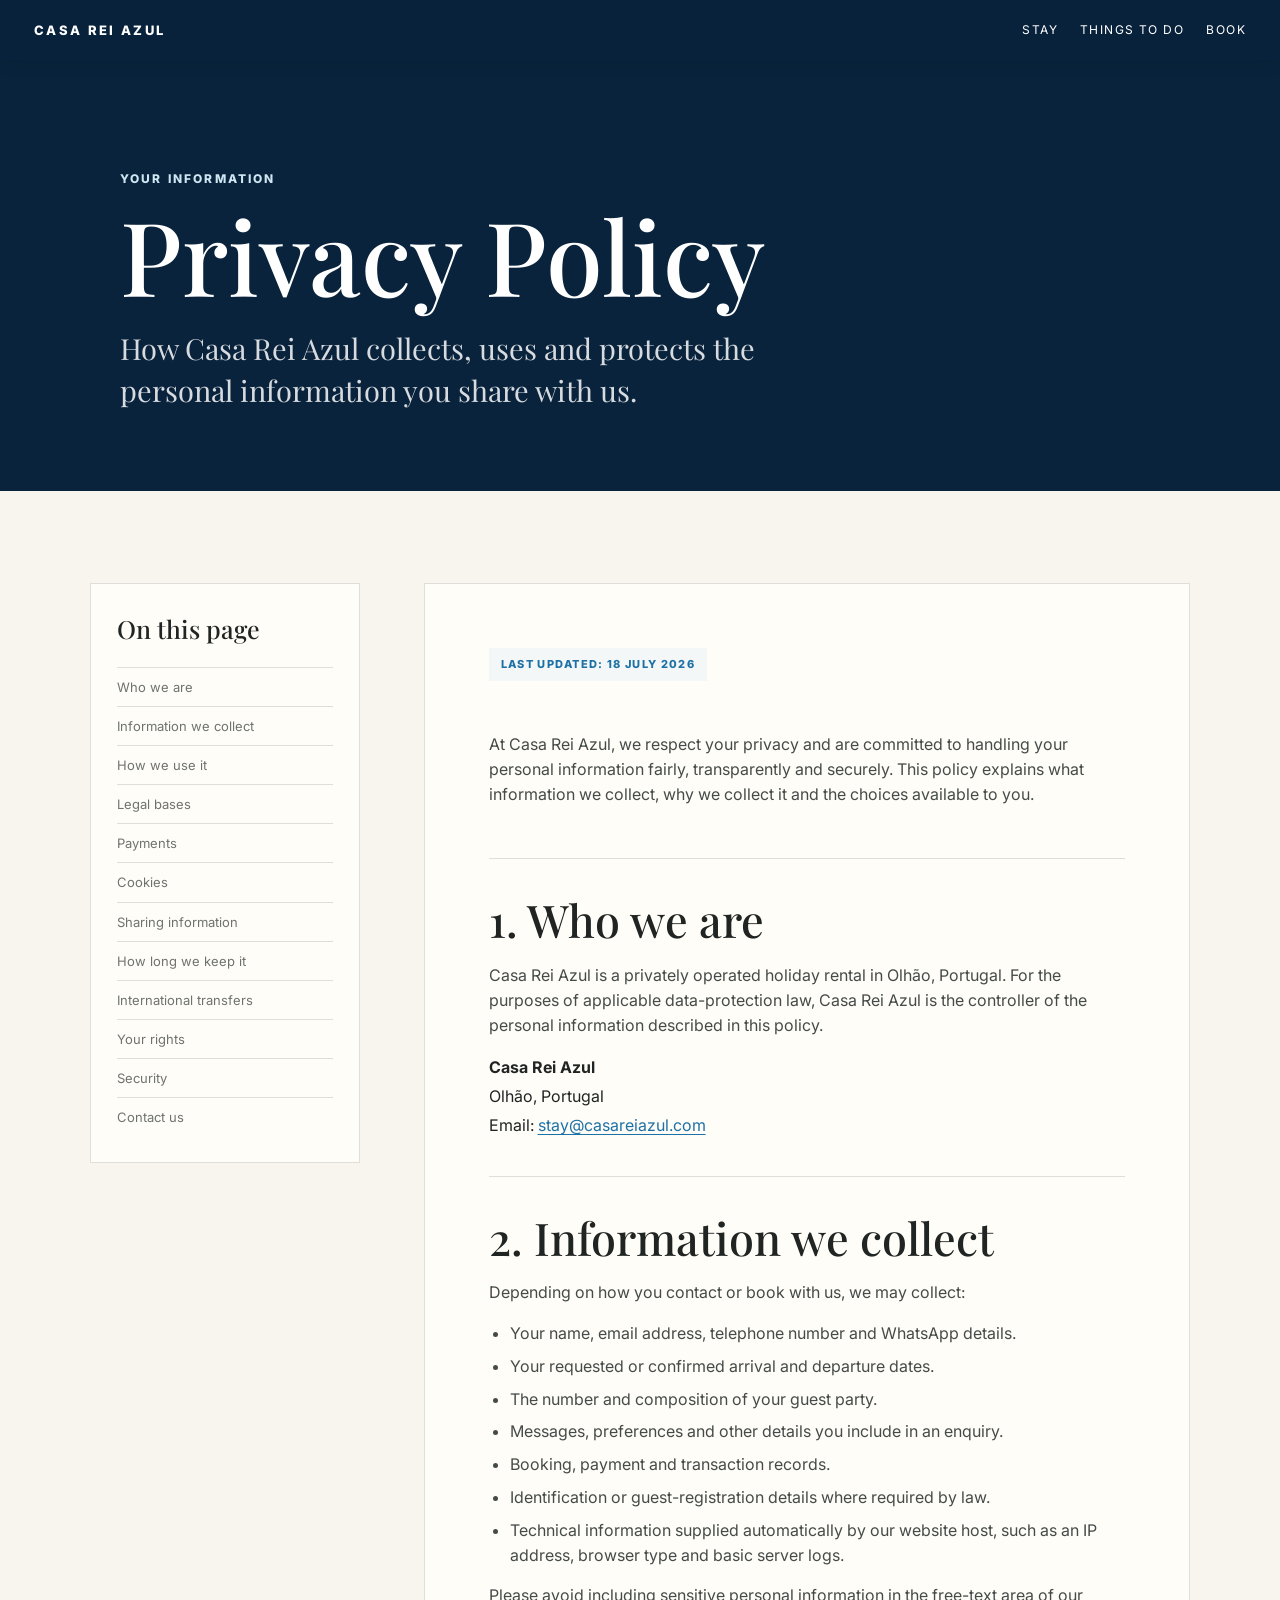
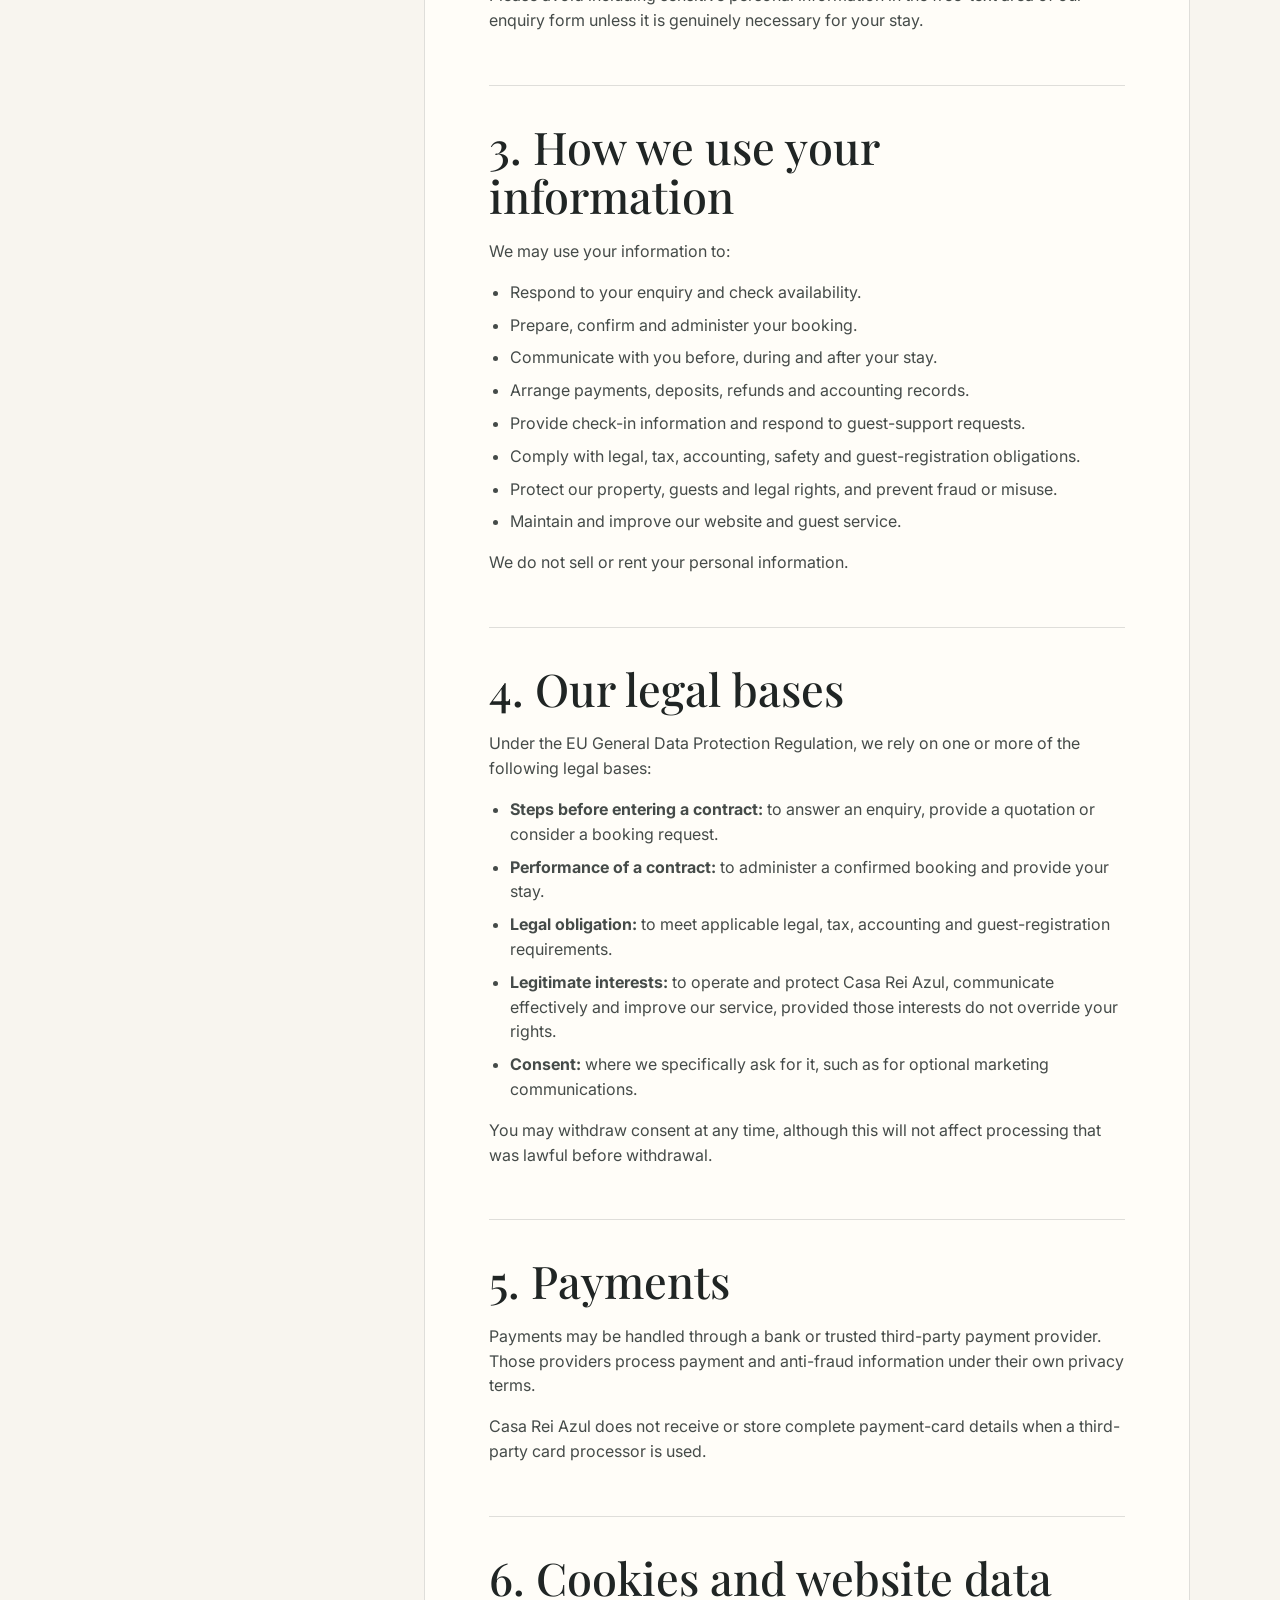
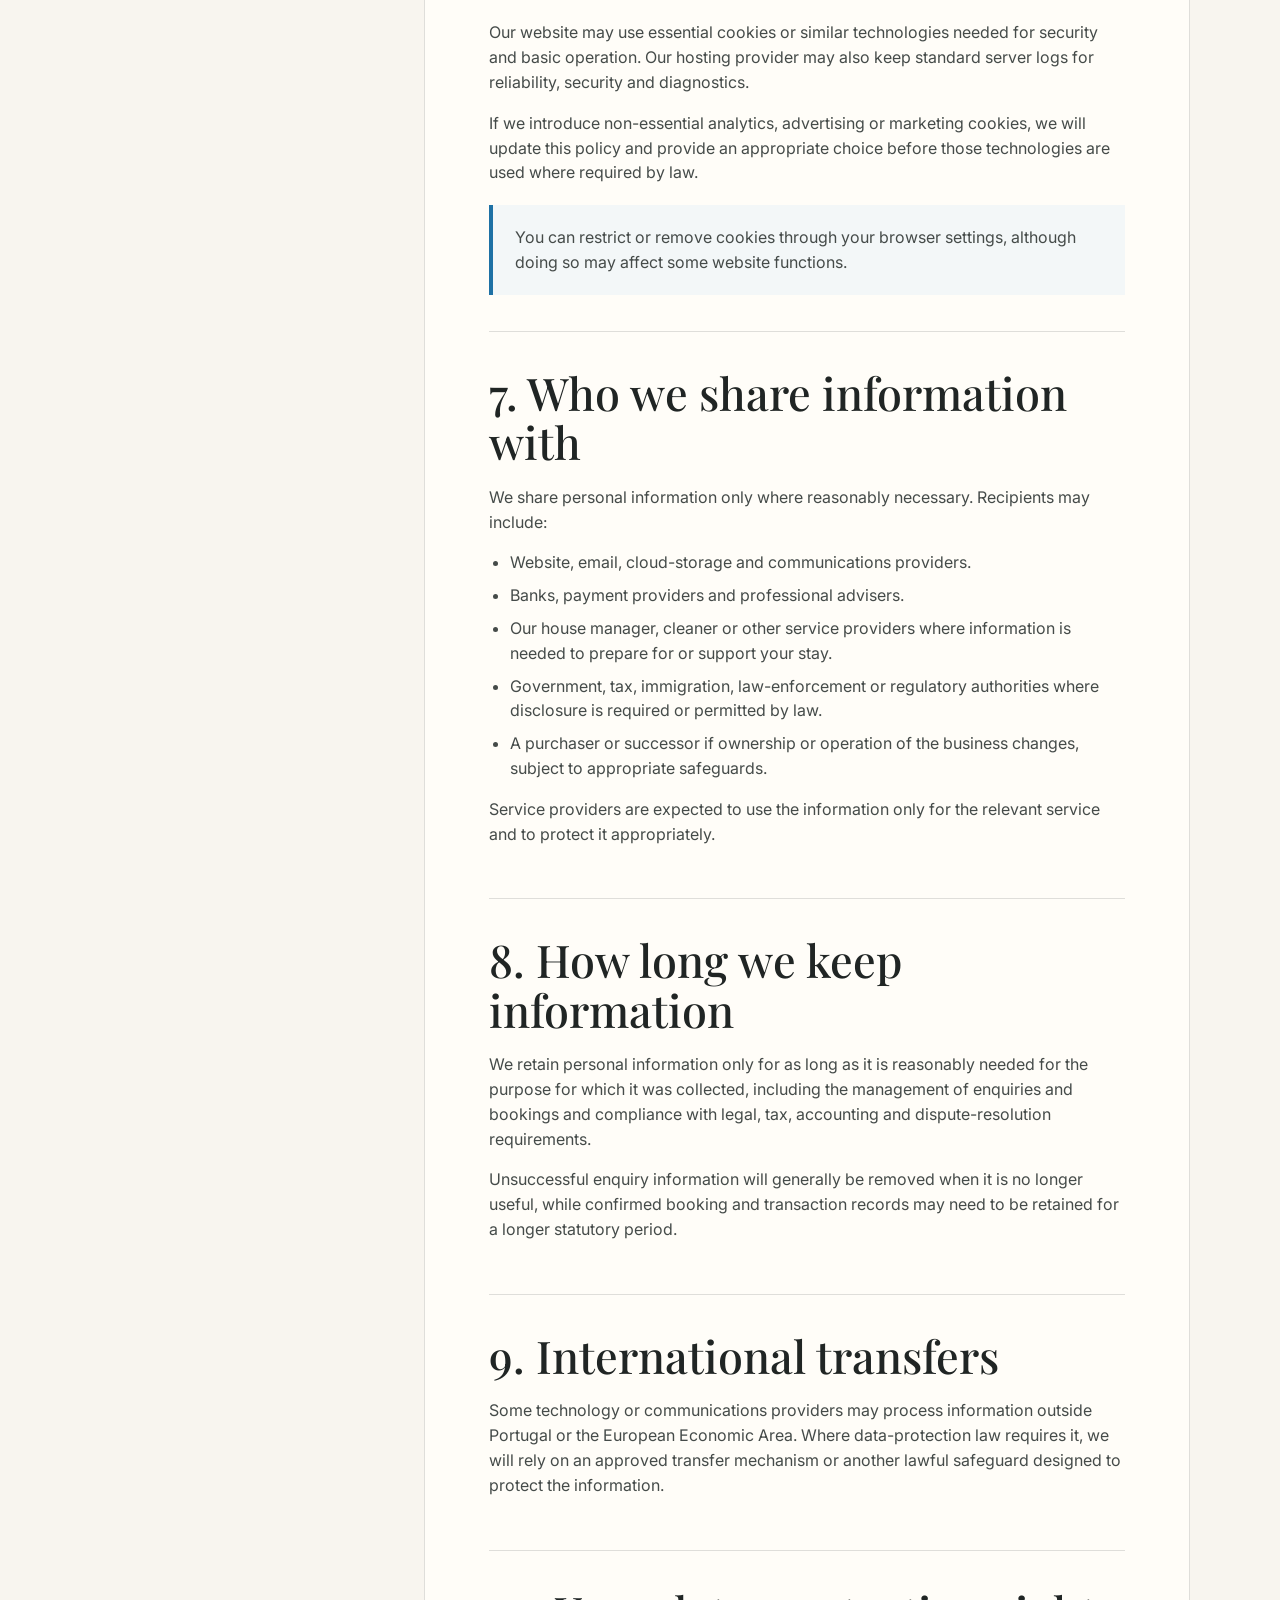
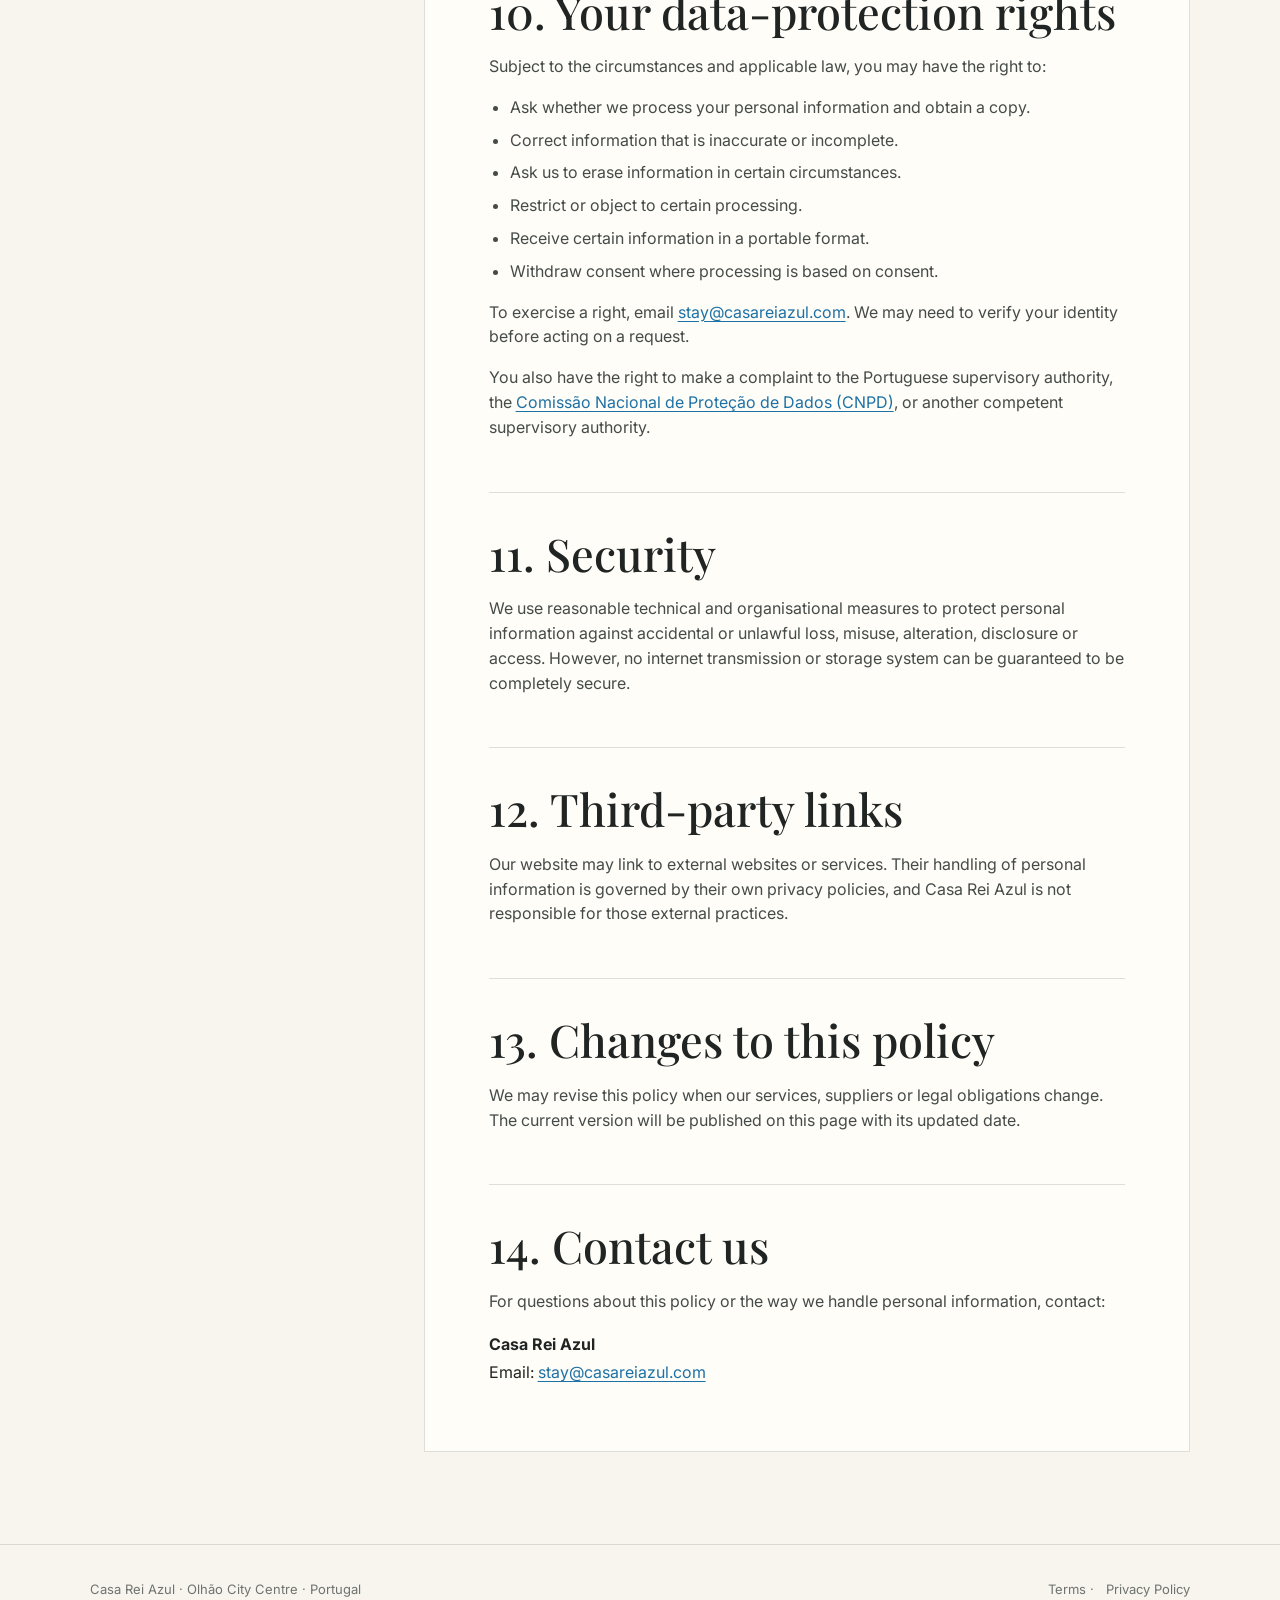
<file: privacy.html>
<!doctype html>
<html lang="en">
<head>
  <meta charset="utf-8">
  <meta name="viewport" content="width=device-width, initial-scale=1">
  <title>Privacy Policy | Casa Rei Azul</title>
  <meta name="description" content="Read the Casa Rei Azul privacy policy and learn how we collect, use and protect personal information relating to enquiries and bookings.">
  <link rel="preconnect" href="https://fonts.googleapis.com">
  <link rel="preconnect" href="https://fonts.gstatic.com" crossorigin>
  <link href="https://fonts.googleapis.com/css2?family=Inter:wght@400;600;700;800&family=Playfair+Display:wght@500;600&display=swap" rel="stylesheet">
  <link rel="stylesheet" href="styles.css">

  <style>
    .policy-page{background:#f8f5ef}
    .policy-hero{padding:170px 7vw 80px;background:var(--deep);color:#fff}
    .policy-hero-inner{max-width:1040px;margin:0 auto}
    .policy-hero .eyebrow{color:#cfe5f2}
    .policy-hero h1{font-family:'Playfair Display',Georgia,serif;font-size:clamp(54px,8vw,104px);font-weight:500;line-height:.95;margin:10px 0 24px}
    .policy-hero p{max-width:700px;font-family:'Playfair Display',Georgia,serif;font-size:clamp(20px,2.4vw,29px);line-height:1.45;margin:0;color:rgba(255,255,255,.84)}
    .policy-layout{max-width:1180px;margin:0 auto;display:grid;grid-template-columns:270px minmax(0,1fr);gap:64px;align-items:start}
    .policy-nav{position:sticky;top:110px;background:var(--paper);border:1px solid var(--line);padding:26px}
    .policy-nav h2{font-family:'Playfair Display',Georgia,serif;font-size:25px;font-weight:500;margin:0 0 18px}
    .policy-nav a{display:block;padding:9px 0;border-top:1px solid var(--line);font-size:13px;color:var(--muted)}
    .policy-nav a:hover{color:var(--blue)}
    .policy-content{background:var(--paper);border:1px solid var(--line);padding:clamp(28px,5vw,64px)}
    .policy-updated{display:inline-block;margin-bottom:35px;padding:8px 12px;background:var(--soft);color:var(--blue);font-size:11px;font-weight:800;letter-spacing:.12em;text-transform:uppercase}
    .policy-section{scroll-margin-top:115px;padding:0 0 36px;margin:0 0 36px;border-bottom:1px solid var(--line)}
    .policy-section:last-child{border-bottom:0;padding-bottom:0;margin-bottom:0}
    .policy-section h2{font-family:'Playfair Display',Georgia,serif;font-size:clamp(30px,4vw,45px);font-weight:500;line-height:1.1;margin:0 0 18px}
    .policy-section h3{font-size:16px;margin:26px 0 8px}
    .policy-section p,.policy-section li{color:#454b49;font-size:16px}
    .policy-section ul{padding-left:21px;margin:14px 0}
    .policy-section li+li{margin-top:8px}
    .policy-section a{color:var(--blue);text-decoration:underline;text-underline-offset:3px}
    .policy-note{padding:20px 22px;background:var(--soft);border-left:4px solid var(--blue);margin-top:20px}
    .policy-note p{margin:0}
    .policy-contact{font-style:normal;line-height:1.8}
    @media(max-width:900px){.policy-layout{grid-template-columns:1fr;gap:28px}.policy-nav{position:static}.policy-nav h2{margin-bottom:10px}.policy-nav-links{columns:2}.policy-hero{padding:140px 22px 60px}}
    @media(max-width:560px){.policy-nav-links{columns:1}.policy-content{padding:28px 20px}}
  </style>
</head>

<body class="policy-page">
  <nav class="nav page-nav">
    <a class="brand" href="index.html">CASA REI AZUL</a>
    <button class="menu-toggle" type="button" aria-label="Open menu" aria-expanded="false">Menu <span></span></button>
    <div class="links">
      <a href="index.html">Stay</a>
      <a href="olhao.html">Things to do</a>
      <a href="book.html" class="booklink">Book</a>
    </div>
  </nav>

  <header class="policy-hero">
    <div class="policy-hero-inner">
      <div class="eyebrow">Your information</div>
      <h1>Privacy Policy</h1>
      <p>How Casa Rei Azul collects, uses and protects the personal information you share with us.</p>
    </div>
  </header>

  <main class="section">
    <div class="policy-layout">
      <aside class="policy-nav" aria-label="Privacy policy contents">
        <h2>On this page</h2>
        <div class="policy-nav-links">
          <a href="#who-we-are">Who we are</a>
          <a href="#information">Information we collect</a>
          <a href="#how-we-use-it">How we use it</a>
          <a href="#legal-bases">Legal bases</a>
          <a href="#payments">Payments</a>
          <a href="#cookies">Cookies</a>
          <a href="#sharing">Sharing information</a>
          <a href="#retention">How long we keep it</a>
          <a href="#international">International transfers</a>
          <a href="#rights">Your rights</a>
          <a href="#security">Security</a>
          <a href="#contact">Contact us</a>
        </div>
      </aside>

      <article class="policy-content">
        <div class="policy-updated">Last updated: 18 July 2026</div>

        <section class="policy-section" id="introduction">
          <p>At Casa Rei Azul, we respect your privacy and are committed to handling your personal information fairly, transparently and securely. This policy explains what information we collect, why we collect it and the choices available to you.</p>
        </section>

        <section class="policy-section" id="who-we-are">
          <h2>1. Who we are</h2>
          <p>Casa Rei Azul is a privately operated holiday rental in Olhão, Portugal. For the purposes of applicable data-protection law, Casa Rei Azul is the controller of the personal information described in this policy.</p>
          <address class="policy-contact">
            <strong>Casa Rei Azul</strong><br>
            Olhão, Portugal<br>
            Email: <a href="mailto:stay@casareiazul.com">stay@casareiazul.com</a>
          </address>
        </section>

        <section class="policy-section" id="information">
          <h2>2. Information we collect</h2>
          <p>Depending on how you contact or book with us, we may collect:</p>
          <ul>
            <li>Your name, email address, telephone number and WhatsApp details.</li>
            <li>Your requested or confirmed arrival and departure dates.</li>
            <li>The number and composition of your guest party.</li>
            <li>Messages, preferences and other details you include in an enquiry.</li>
            <li>Booking, payment and transaction records.</li>
            <li>Identification or guest-registration details where required by law.</li>
            <li>Technical information supplied automatically by our website host, such as an IP address, browser type and basic server logs.</li>
          </ul>
          <p>Please avoid including sensitive personal information in the free-text area of our enquiry form unless it is genuinely necessary for your stay.</p>
        </section>

        <section class="policy-section" id="how-we-use-it">
          <h2>3. How we use your information</h2>
          <p>We may use your information to:</p>
          <ul>
            <li>Respond to your enquiry and check availability.</li>
            <li>Prepare, confirm and administer your booking.</li>
            <li>Communicate with you before, during and after your stay.</li>
            <li>Arrange payments, deposits, refunds and accounting records.</li>
            <li>Provide check-in information and respond to guest-support requests.</li>
            <li>Comply with legal, tax, accounting, safety and guest-registration obligations.</li>
            <li>Protect our property, guests and legal rights, and prevent fraud or misuse.</li>
            <li>Maintain and improve our website and guest service.</li>
          </ul>
          <p>We do not sell or rent your personal information.</p>
        </section>

        <section class="policy-section" id="legal-bases">
          <h2>4. Our legal bases</h2>
          <p>Under the EU General Data Protection Regulation, we rely on one or more of the following legal bases:</p>
          <ul>
            <li><strong>Steps before entering a contract:</strong> to answer an enquiry, provide a quotation or consider a booking request.</li>
            <li><strong>Performance of a contract:</strong> to administer a confirmed booking and provide your stay.</li>
            <li><strong>Legal obligation:</strong> to meet applicable legal, tax, accounting and guest-registration requirements.</li>
            <li><strong>Legitimate interests:</strong> to operate and protect Casa Rei Azul, communicate effectively and improve our service, provided those interests do not override your rights.</li>
            <li><strong>Consent:</strong> where we specifically ask for it, such as for optional marketing communications.</li>
          </ul>
          <p>You may withdraw consent at any time, although this will not affect processing that was lawful before withdrawal.</p>
        </section>

        <section class="policy-section" id="payments">
          <h2>5. Payments</h2>
          <p>Payments may be handled through a bank or trusted third-party payment provider. Those providers process payment and anti-fraud information under their own privacy terms.</p>
          <p>Casa Rei Azul does not receive or store complete payment-card details when a third-party card processor is used.</p>
        </section>

        <section class="policy-section" id="cookies">
          <h2>6. Cookies and website data</h2>
          <p>Our website may use essential cookies or similar technologies needed for security and basic operation. Our hosting provider may also keep standard server logs for reliability, security and diagnostics.</p>
          <p>If we introduce non-essential analytics, advertising or marketing cookies, we will update this policy and provide an appropriate choice before those technologies are used where required by law.</p>
          <div class="policy-note">
            <p>You can restrict or remove cookies through your browser settings, although doing so may affect some website functions.</p>
          </div>
        </section>

        <section class="policy-section" id="sharing">
          <h2>7. Who we share information with</h2>
          <p>We share personal information only where reasonably necessary. Recipients may include:</p>
          <ul>
            <li>Website, email, cloud-storage and communications providers.</li>
            <li>Banks, payment providers and professional advisers.</li>
            <li>Our house manager, cleaner or other service providers where information is needed to prepare for or support your stay.</li>
            <li>Government, tax, immigration, law-enforcement or regulatory authorities where disclosure is required or permitted by law.</li>
            <li>A purchaser or successor if ownership or operation of the business changes, subject to appropriate safeguards.</li>
          </ul>
          <p>Service providers are expected to use the information only for the relevant service and to protect it appropriately.</p>
        </section>

        <section class="policy-section" id="retention">
          <h2>8. How long we keep information</h2>
          <p>We retain personal information only for as long as it is reasonably needed for the purpose for which it was collected, including the management of enquiries and bookings and compliance with legal, tax, accounting and dispute-resolution requirements.</p>
          <p>Unsuccessful enquiry information will generally be removed when it is no longer useful, while confirmed booking and transaction records may need to be retained for a longer statutory period.</p>
        </section>

        <section class="policy-section" id="international">
          <h2>9. International transfers</h2>
          <p>Some technology or communications providers may process information outside Portugal or the European Economic Area. Where data-protection law requires it, we will rely on an approved transfer mechanism or another lawful safeguard designed to protect the information.</p>
        </section>

        <section class="policy-section" id="rights">
          <h2>10. Your data-protection rights</h2>
          <p>Subject to the circumstances and applicable law, you may have the right to:</p>
          <ul>
            <li>Ask whether we process your personal information and obtain a copy.</li>
            <li>Correct information that is inaccurate or incomplete.</li>
            <li>Ask us to erase information in certain circumstances.</li>
            <li>Restrict or object to certain processing.</li>
            <li>Receive certain information in a portable format.</li>
            <li>Withdraw consent where processing is based on consent.</li>
          </ul>
          <p>To exercise a right, email <a href="mailto:stay@casareiazul.com">stay@casareiazul.com</a>. We may need to verify your identity before acting on a request.</p>
          <p>You also have the right to make a complaint to the Portuguese supervisory authority, the <a href="https://www.cnpd.pt/" target="_blank" rel="noopener">Comissão Nacional de Proteção de Dados (CNPD)</a>, or another competent supervisory authority.</p>
        </section>

        <section class="policy-section" id="security">
          <h2>11. Security</h2>
          <p>We use reasonable technical and organisational measures to protect personal information against accidental or unlawful loss, misuse, alteration, disclosure or access. However, no internet transmission or storage system can be guaranteed to be completely secure.</p>
        </section>

        <section class="policy-section" id="third-parties">
          <h2>12. Third-party links</h2>
          <p>Our website may link to external websites or services. Their handling of personal information is governed by their own privacy policies, and Casa Rei Azul is not responsible for those external practices.</p>
        </section>

        <section class="policy-section" id="changes">
          <h2>13. Changes to this policy</h2>
          <p>We may revise this policy when our services, suppliers or legal obligations change. The current version will be published on this page with its updated date.</p>
        </section>

        <section class="policy-section" id="contact">
          <h2>14. Contact us</h2>
          <p>For questions about this policy or the way we handle personal information, contact:</p>
          <address class="policy-contact">
            <strong>Casa Rei Azul</strong><br>
            Email: <a href="mailto:stay@casareiazul.com">stay@casareiazul.com</a>
          </address>
        </section>
      </article>
    </div>
  </main>

  <footer class="footer">
    <span>Casa Rei Azul · Olhão City Centre · Portugal</span>
    <span><a href="terms.html">Terms</a> · <a href="privacy.html">Privacy Policy</a></span>
  </footer>

  <script src="script.js"></script>
  <script>
    const menuButton = document.querySelector('.menu-toggle');
    const navigation = document.querySelector('.nav');
    if (menuButton && navigation) {
      menuButton.addEventListener('click', () => {
        const isOpen = navigation.classList.toggle('open');
        menuButton.setAttribute('aria-expanded', String(isOpen));
      });
    }
  </script>
</body>
</html>
</file>
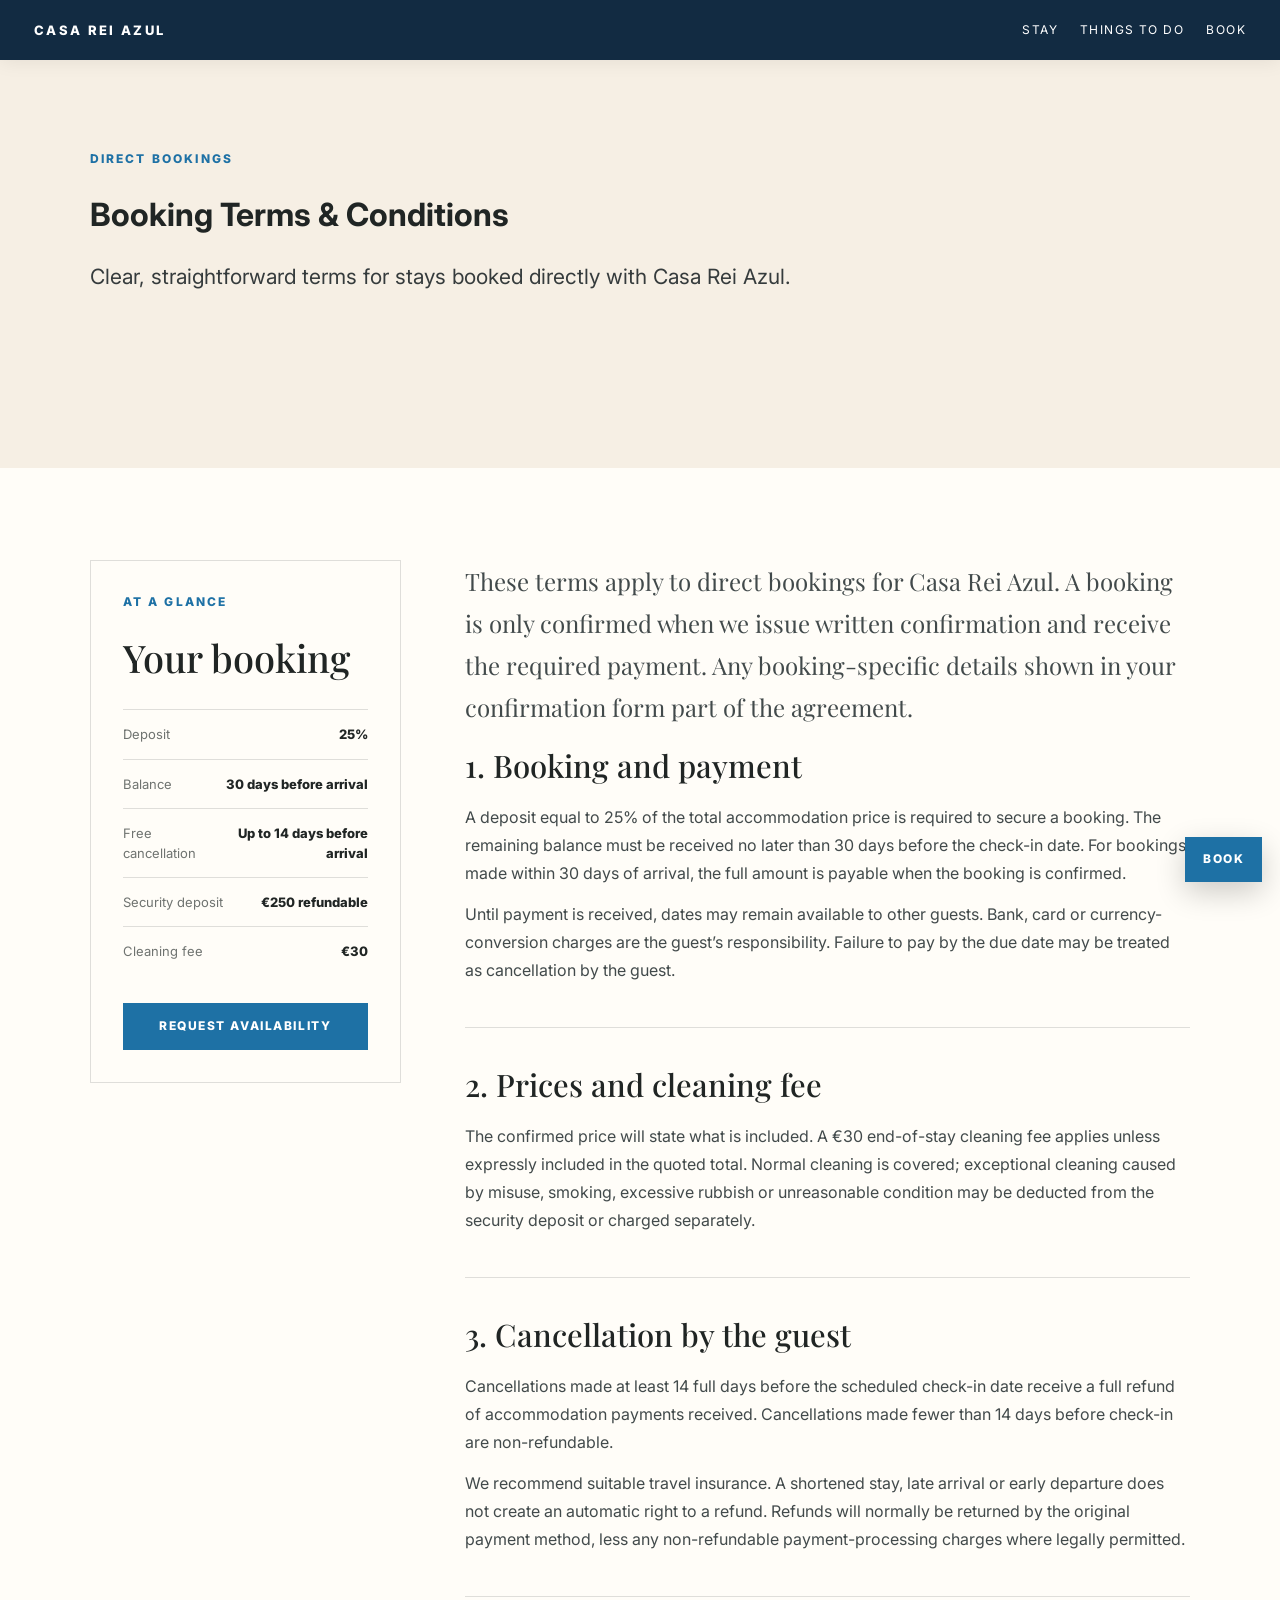
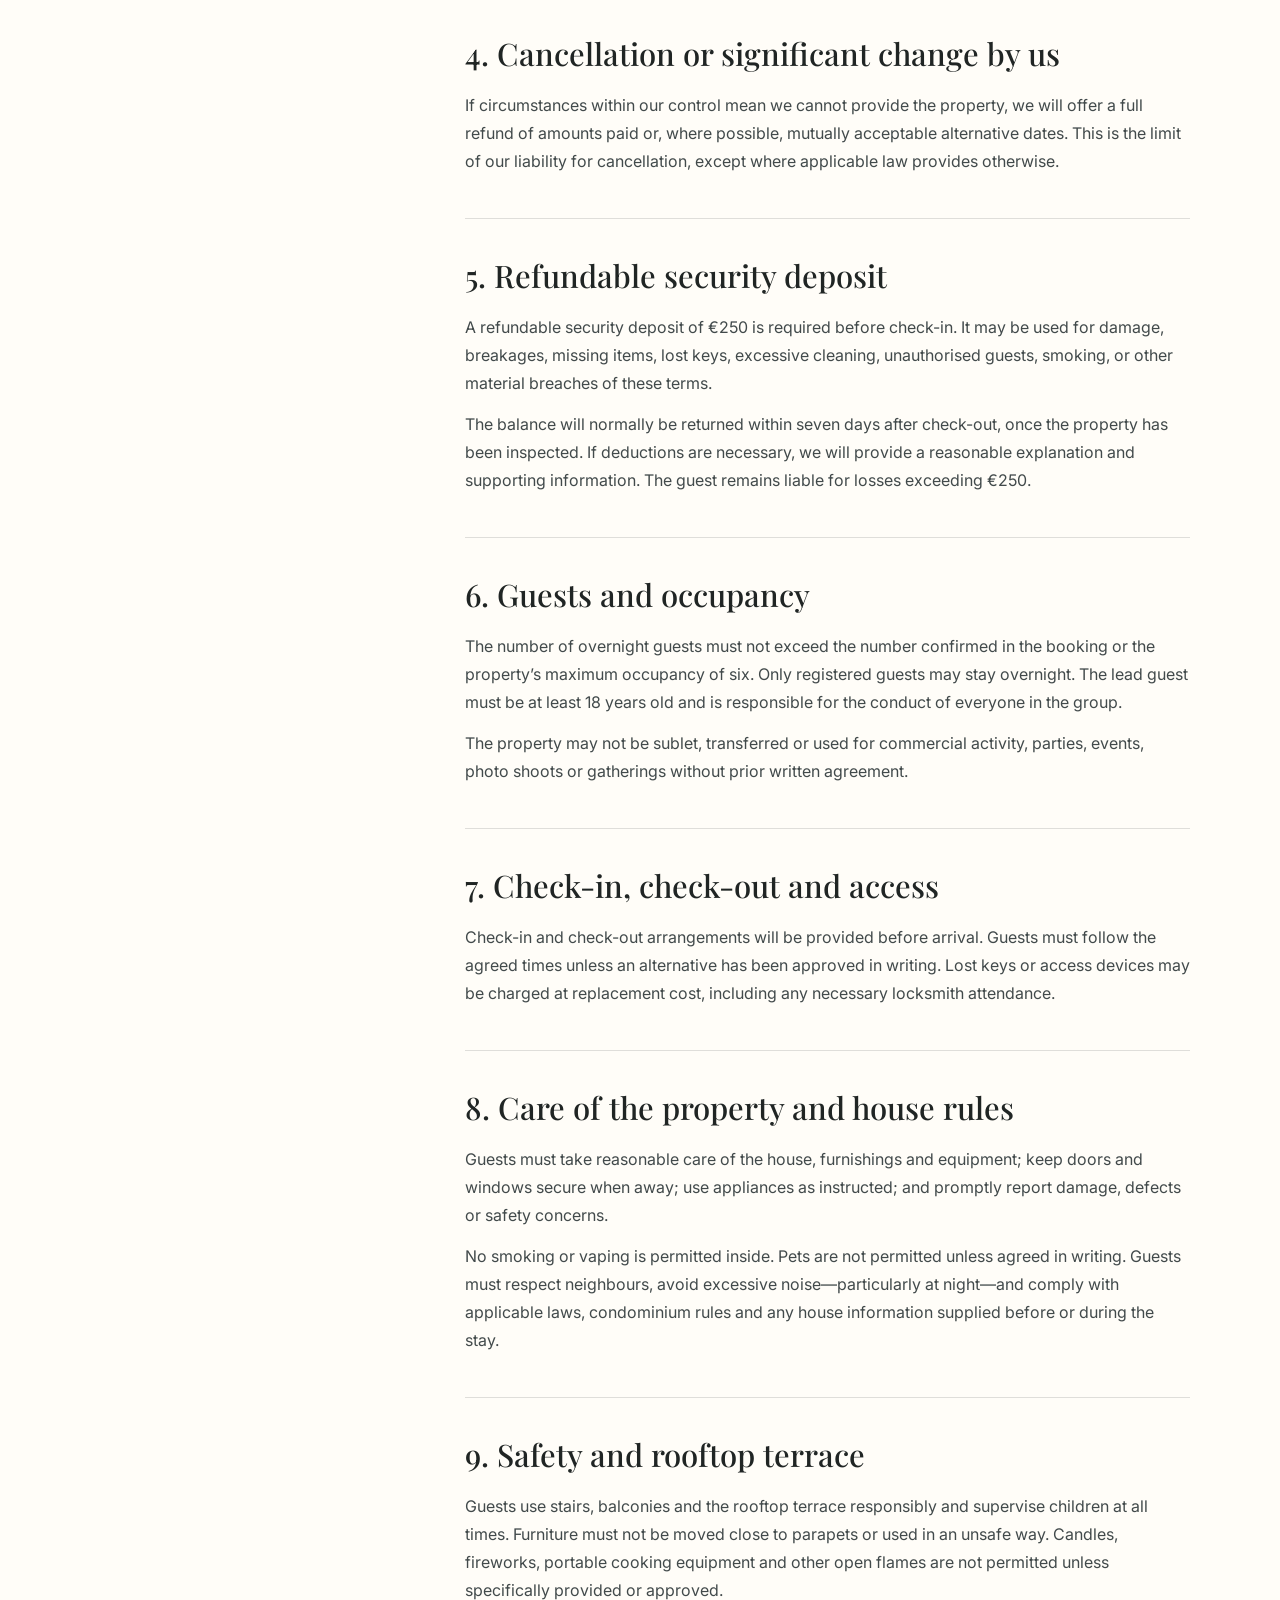
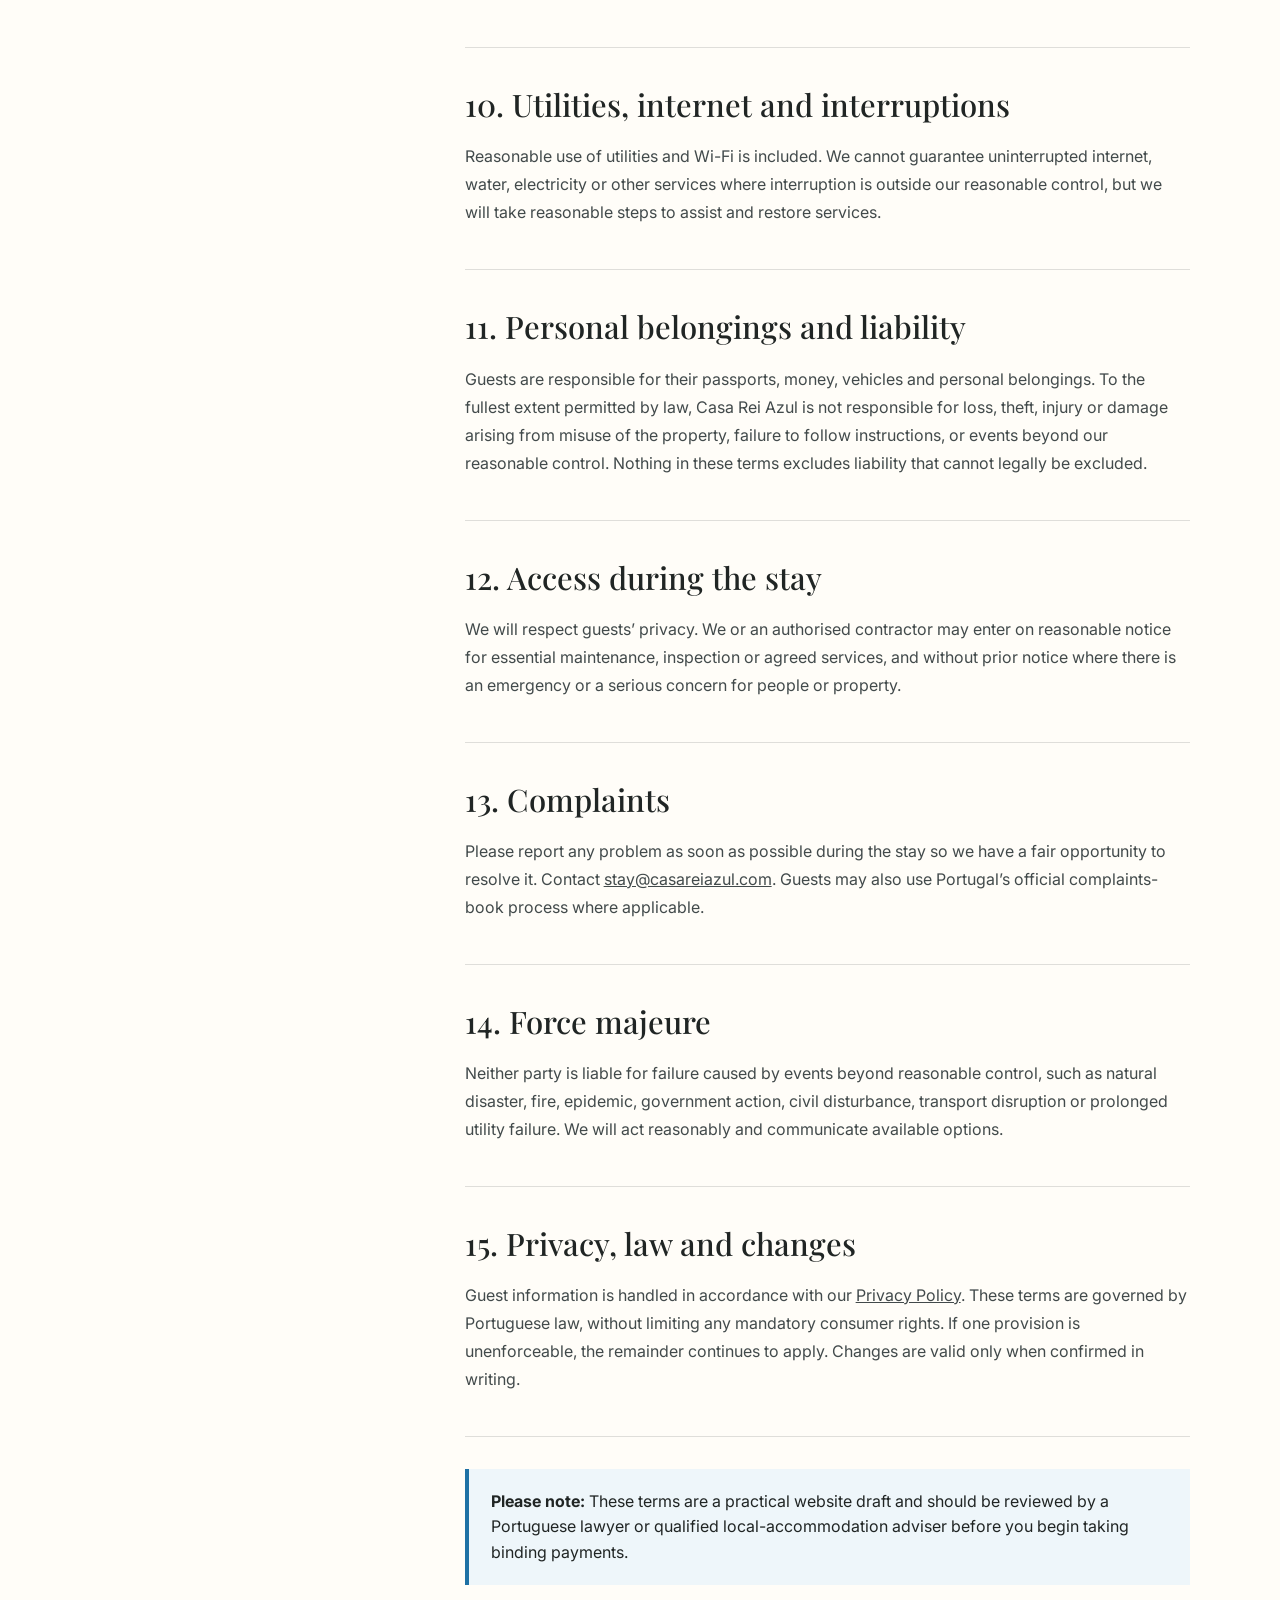
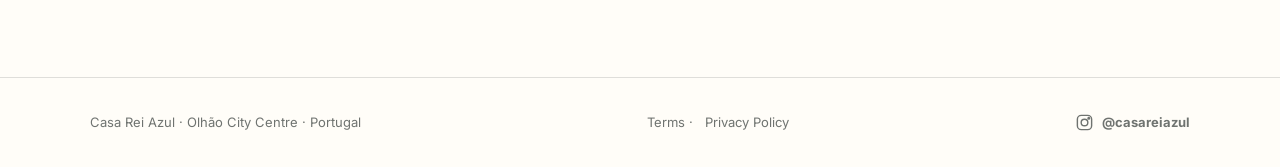
<file: terms.html>
<!doctype html>
<html lang="en">
<head>
  <meta charset="utf-8">
  <meta name="viewport" content="width=device-width, initial-scale=1">
  <title>Booking Terms & Conditions | Casa Rei Azul</title>
  <meta name="description" content="Booking, payment, cancellation, security deposit and house rules for direct stays at Casa Rei Azul in Olhão, Portugal.">
  <link rel="preconnect" href="https://fonts.googleapis.com">
  <link rel="preconnect" href="https://fonts.gstatic.com" crossorigin>
  <link href="https://fonts.googleapis.com/css2?family=Inter:wght@400;600;700;800&family=Playfair+Display:wght@500;600&display=swap" rel="stylesheet">
  <link rel="stylesheet" href="styles.css">
</head>
<body>
  <nav class="nav">
    <a class="brand" href="index.html">CASA REI AZUL</a>
    <div class="links"><a href="index.html">Stay</a><a href="olhao.html">Things to do</a><a href="book.html" class="booklink">Book</a></div>
  </nav>
  <a class="sticky-book" href="book.html">Book</a>
  <main class="page-hero terms-hero">
    <div class="eyebrow">Direct bookings</div>
    <h1>Booking Terms & Conditions</h1>
    <p class="lead">Clear, straightforward terms for stays booked directly with Casa Rei Azul.</p>
  </main>
  <section class="section terms-layout">
    <aside class="terms-summary">
      <div class="eyebrow">At a glance</div>
      <h2>Your booking</h2>
      <dl>
        <div><dt>Deposit</dt><dd>25%</dd></div>
        <div><dt>Balance</dt><dd>30 days before arrival</dd></div>
        <div><dt>Free cancellation</dt><dd>Up to 14 days before arrival</dd></div>
        <div><dt>Security deposit</dt><dd>€250 refundable</dd></div>
        <div><dt>Cleaning fee</dt><dd>€30</dd></div>
      </dl>
      <a class="btn fill" href="book.html">Request availability</a>
    </aside>

    <article class="terms-content">
      <p class="terms-intro">These terms apply to direct bookings for Casa Rei Azul. A booking is only confirmed when we issue written confirmation and receive the required payment. Any booking-specific details shown in your confirmation form part of the agreement.</p>

      <section><h2>1. Booking and payment</h2>
        <p>A deposit equal to 25% of the total accommodation price is required to secure a booking. The remaining balance must be received no later than 30 days before the check-in date. For bookings made within 30 days of arrival, the full amount is payable when the booking is confirmed.</p>
        <p>Until payment is received, dates may remain available to other guests. Bank, card or currency-conversion charges are the guest’s responsibility. Failure to pay by the due date may be treated as cancellation by the guest.</p>
      </section>

      <section><h2>2. Prices and cleaning fee</h2>
        <p>The confirmed price will state what is included. A €30 end-of-stay cleaning fee applies unless expressly included in the quoted total. Normal cleaning is covered; exceptional cleaning caused by misuse, smoking, excessive rubbish or unreasonable condition may be deducted from the security deposit or charged separately.</p>
      </section>

      <section><h2>3. Cancellation by the guest</h2>
        <p>Cancellations made at least 14 full days before the scheduled check-in date receive a full refund of accommodation payments received. Cancellations made fewer than 14 days before check-in are non-refundable.</p>
        <p>We recommend suitable travel insurance. A shortened stay, late arrival or early departure does not create an automatic right to a refund. Refunds will normally be returned by the original payment method, less any non-refundable payment-processing charges where legally permitted.</p>
      </section>

      <section><h2>4. Cancellation or significant change by us</h2>
        <p>If circumstances within our control mean we cannot provide the property, we will offer a full refund of amounts paid or, where possible, mutually acceptable alternative dates. This is the limit of our liability for cancellation, except where applicable law provides otherwise.</p>
      </section>

      <section><h2>5. Refundable security deposit</h2>
        <p>A refundable security deposit of €250 is required before check-in. It may be used for damage, breakages, missing items, lost keys, excessive cleaning, unauthorised guests, smoking, or other material breaches of these terms.</p>
        <p>The balance will normally be returned within seven days after check-out, once the property has been inspected. If deductions are necessary, we will provide a reasonable explanation and supporting information. The guest remains liable for losses exceeding €250.</p>
      </section>

      <section><h2>6. Guests and occupancy</h2>
        <p>The number of overnight guests must not exceed the number confirmed in the booking or the property’s maximum occupancy of six. Only registered guests may stay overnight. The lead guest must be at least 18 years old and is responsible for the conduct of everyone in the group.</p>
        <p>The property may not be sublet, transferred or used for commercial activity, parties, events, photo shoots or gatherings without prior written agreement.</p>
      </section>

      <section><h2>7. Check-in, check-out and access</h2>
        <p>Check-in and check-out arrangements will be provided before arrival. Guests must follow the agreed times unless an alternative has been approved in writing. Lost keys or access devices may be charged at replacement cost, including any necessary locksmith attendance.</p>
      </section>

      <section><h2>8. Care of the property and house rules</h2>
        <p>Guests must take reasonable care of the house, furnishings and equipment; keep doors and windows secure when away; use appliances as instructed; and promptly report damage, defects or safety concerns.</p>
        <p>No smoking or vaping is permitted inside. Pets are not permitted unless agreed in writing. Guests must respect neighbours, avoid excessive noise—particularly at night—and comply with applicable laws, condominium rules and any house information supplied before or during the stay.</p>
      </section>

      <section><h2>9. Safety and rooftop terrace</h2>
        <p>Guests use stairs, balconies and the rooftop terrace responsibly and supervise children at all times. Furniture must not be moved close to parapets or used in an unsafe way. Candles, fireworks, portable cooking equipment and other open flames are not permitted unless specifically provided or approved.</p>
      </section>

      <section><h2>10. Utilities, internet and interruptions</h2>
        <p>Reasonable use of utilities and Wi-Fi is included. We cannot guarantee uninterrupted internet, water, electricity or other services where interruption is outside our reasonable control, but we will take reasonable steps to assist and restore services.</p>
      </section>

      <section><h2>11. Personal belongings and liability</h2>
        <p>Guests are responsible for their passports, money, vehicles and personal belongings. To the fullest extent permitted by law, Casa Rei Azul is not responsible for loss, theft, injury or damage arising from misuse of the property, failure to follow instructions, or events beyond our reasonable control. Nothing in these terms excludes liability that cannot legally be excluded.</p>
      </section>

      <section><h2>12. Access during the stay</h2>
        <p>We will respect guests’ privacy. We or an authorised contractor may enter on reasonable notice for essential maintenance, inspection or agreed services, and without prior notice where there is an emergency or a serious concern for people or property.</p>
      </section>

      <section><h2>13. Complaints</h2>
        <p>Please report any problem as soon as possible during the stay so we have a fair opportunity to resolve it. Contact <a href="mailto:stay@casareiazul.com">stay@casareiazul.com</a>. Guests may also use Portugal’s official complaints-book process where applicable.</p>
      </section>

      <section><h2>14. Force majeure</h2>
        <p>Neither party is liable for failure caused by events beyond reasonable control, such as natural disaster, fire, epidemic, government action, civil disturbance, transport disruption or prolonged utility failure. We will act reasonably and communicate available options.</p>
      </section>

      <section><h2>15. Privacy, law and changes</h2>
        <p>Guest information is handled in accordance with our <a href="privacy.html">Privacy Policy</a>. These terms are governed by Portuguese law, without limiting any mandatory consumer rights. If one provision is unenforceable, the remainder continues to apply. Changes are valid only when confirmed in writing.</p>
      </section>

      <div class="legal-note"><strong>Please note:</strong> These terms are a practical website draft and should be reviewed by a Portuguese lawyer or qualified local-accommodation adviser before you begin taking binding payments.</div>
    </article>
  </section>
  <footer class="footer"><span>Casa Rei Azul · Olhão City Centre · Portugal</span><span><a href="terms.html">Terms</a> · <a href="privacy.html">Privacy Policy</a></span><span class="footer-social"><a class="instagram-link" href="https://www.instagram.com/casareiazul/" target="_blank" rel="noopener" aria-label="Casa Rei Azul on Instagram"><svg viewBox="0 0 24 24" aria-hidden="true"><rect x="3" y="3" width="18" height="18" rx="5"></rect><circle cx="12" cy="12" r="4.2"></circle><circle cx="17.4" cy="6.6" r="1"></circle></svg><span>@casareiazul</span></a></span></footer>
  <script src="script.js"></script>
</body>
</html>
</file>
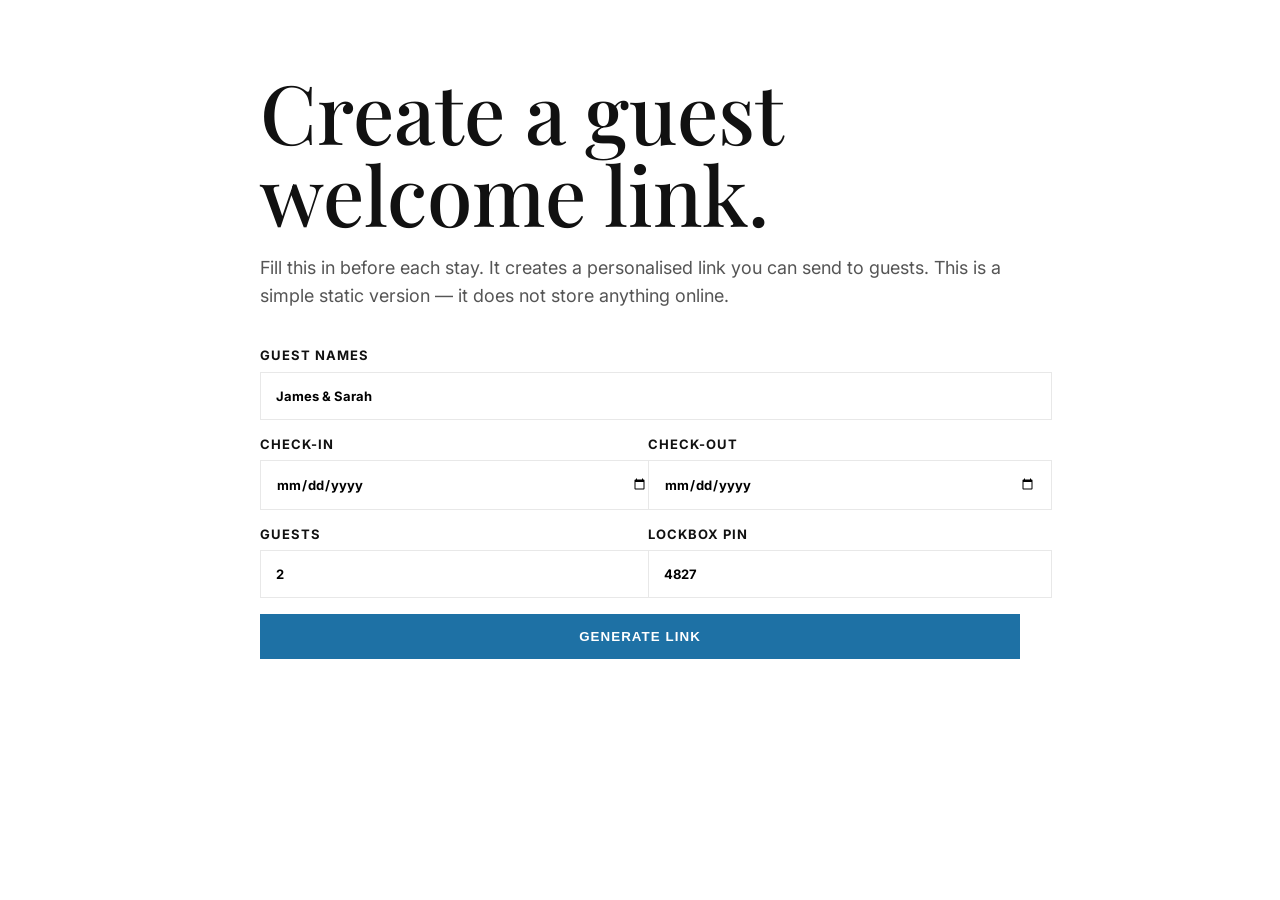
<file: welcome-builder.html>
<!doctype html>
<html lang="en">
<head>
  <meta charset="utf-8"><meta name="viewport" content="width=device-width, initial-scale=1">
  <title>Create Guest Welcome Link | Casa Rei Azul</title>
  <link rel="preconnect" href="https://fonts.googleapis.com"><link rel="preconnect" href="https://fonts.gstatic.com" crossorigin>
  <link href="https://fonts.googleapis.com/css2?family=Inter:wght@400;600;700&family=Playfair+Display:wght@500&display=swap" rel="stylesheet">
  <style>:root{--blue:#1e71a5;--ink:#111;--line:#e8e8e8;--soft:#f7f7f5}body{margin:0;font-family:Inter,system-ui,sans-serif;background:#fff;color:var(--ink)}main{max-width:760px;margin:0 auto;padding:70px 24px}h1{font-family:'Playfair Display',Georgia,serif;font-size:clamp(42px,8vw,82px);font-weight:500;line-height:1;margin:0 0 20px}p{color:#555;font-size:18px;line-height:1.55}.form{display:grid;gap:16px;margin-top:34px}.row{display:grid;grid-template-columns:1fr 1fr;gap:16px}label{font-weight:700;font-size:13px;text-transform:uppercase;letter-spacing:.08em}input{width:100%;padding:15px;border:1px solid var(--line);font:inherit;margin-top:8px}button,a.btn{display:inline-block;background:var(--blue);color:#fff;border:0;padding:15px 20px;font-weight:800;letter-spacing:.08em;text-transform:uppercase;text-decoration:none;cursor:pointer}.result{display:none;margin-top:28px;padding:22px;background:var(--soft);border:1px solid var(--line);word-break:break-all}.result.show{display:block}@media(max-width:700px){.row{grid-template-columns:1fr}}</style>
</head>
<body>
<main>
  <h1>Create a guest welcome link.</h1>
  <p>Fill this in before each stay. It creates a personalised link you can send to guests. This is a simple static version — it does not store anything online.</p>
  <div class="form">
    <div><label>Guest names<input id="names" value="James & Sarah"></label></div>
    <div class="row"><label>Check-in<input id="checkin" type="date"></label><label>Check-out<input id="checkout" type="date"></label></div>
    <div class="row"><label>Guests<input id="guests" type="number" value="2" min="1"></label><label>Lockbox PIN<input id="pin" value="4827"></label></div>
    <button id="generate">Generate link</button>
  </div>
  <div id="result" class="result">
    <p><strong>Your guest link:</strong></p>
    <p><a id="link" href="#"></a></p>
    <a id="open" class="btn" href="#" target="_blank" rel="noopener">Open preview</a>
  </div>
</main>
<script>
  document.getElementById('generate').addEventListener('click',()=>{
    const q = new URLSearchParams({
      names:document.getElementById('names').value,
      checkin:document.getElementById('checkin').value,
      checkout:document.getElementById('checkout').value,
      guests:document.getElementById('guests').value,
      pin:document.getElementById('pin').value
    });
    const url = new URL('welcome.html', location.href); url.search = q.toString();
    document.getElementById('link').href = url.href; document.getElementById('link').textContent = url.href;
    document.getElementById('open').href = url.href; document.getElementById('result').classList.add('show');
  });
</script>
</body>
</html>
</file>
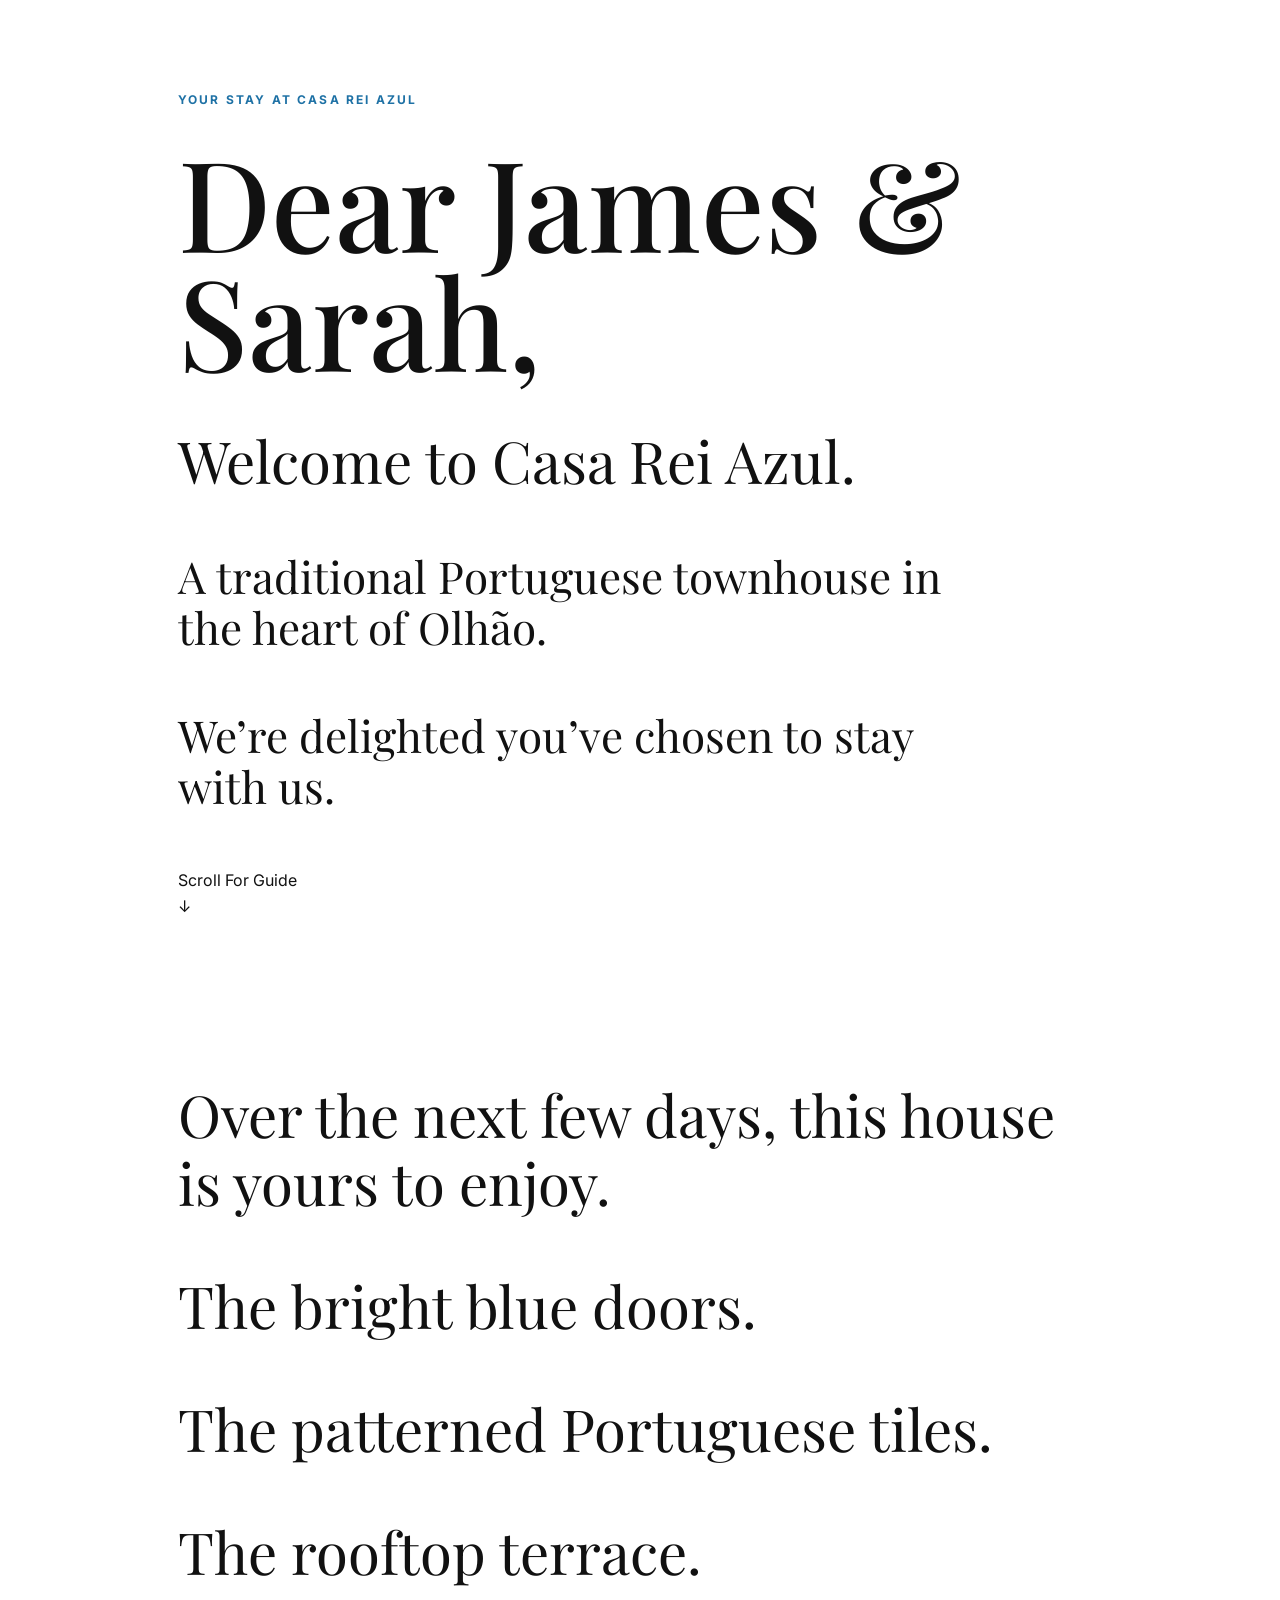
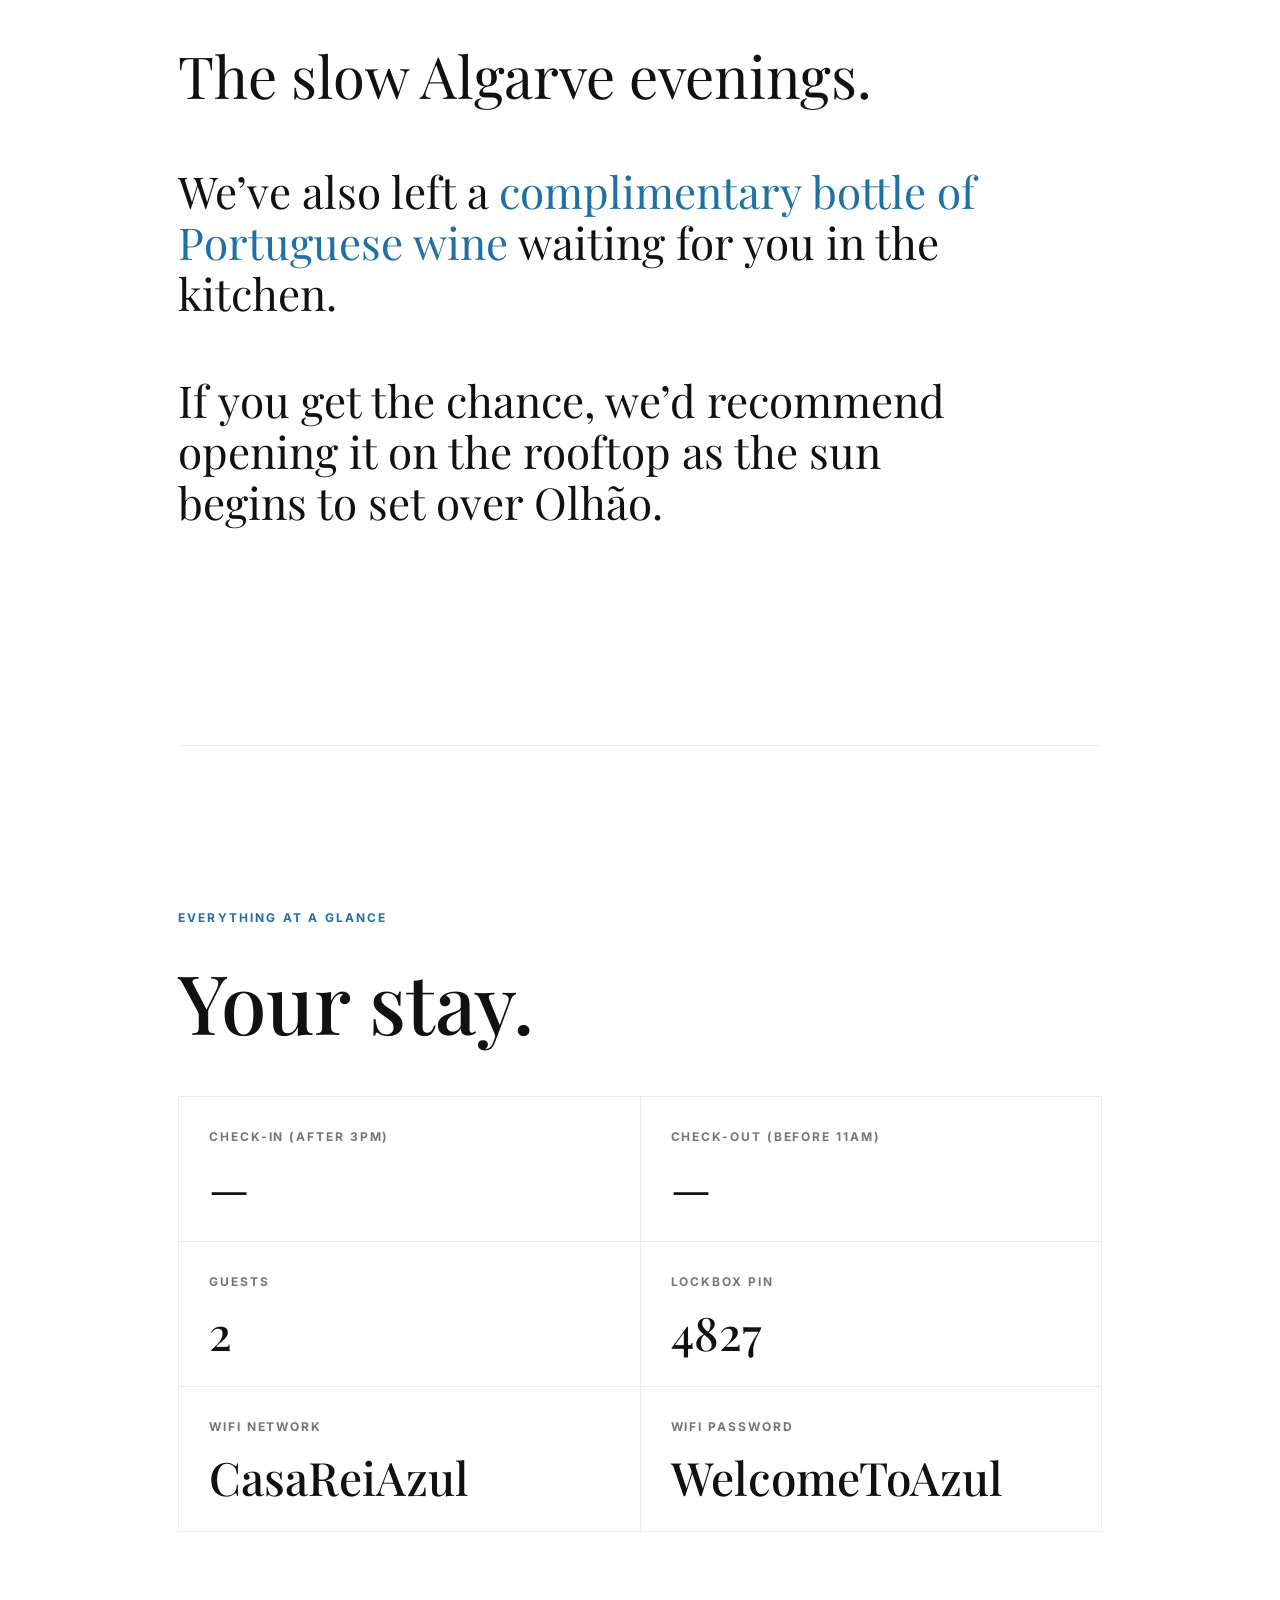
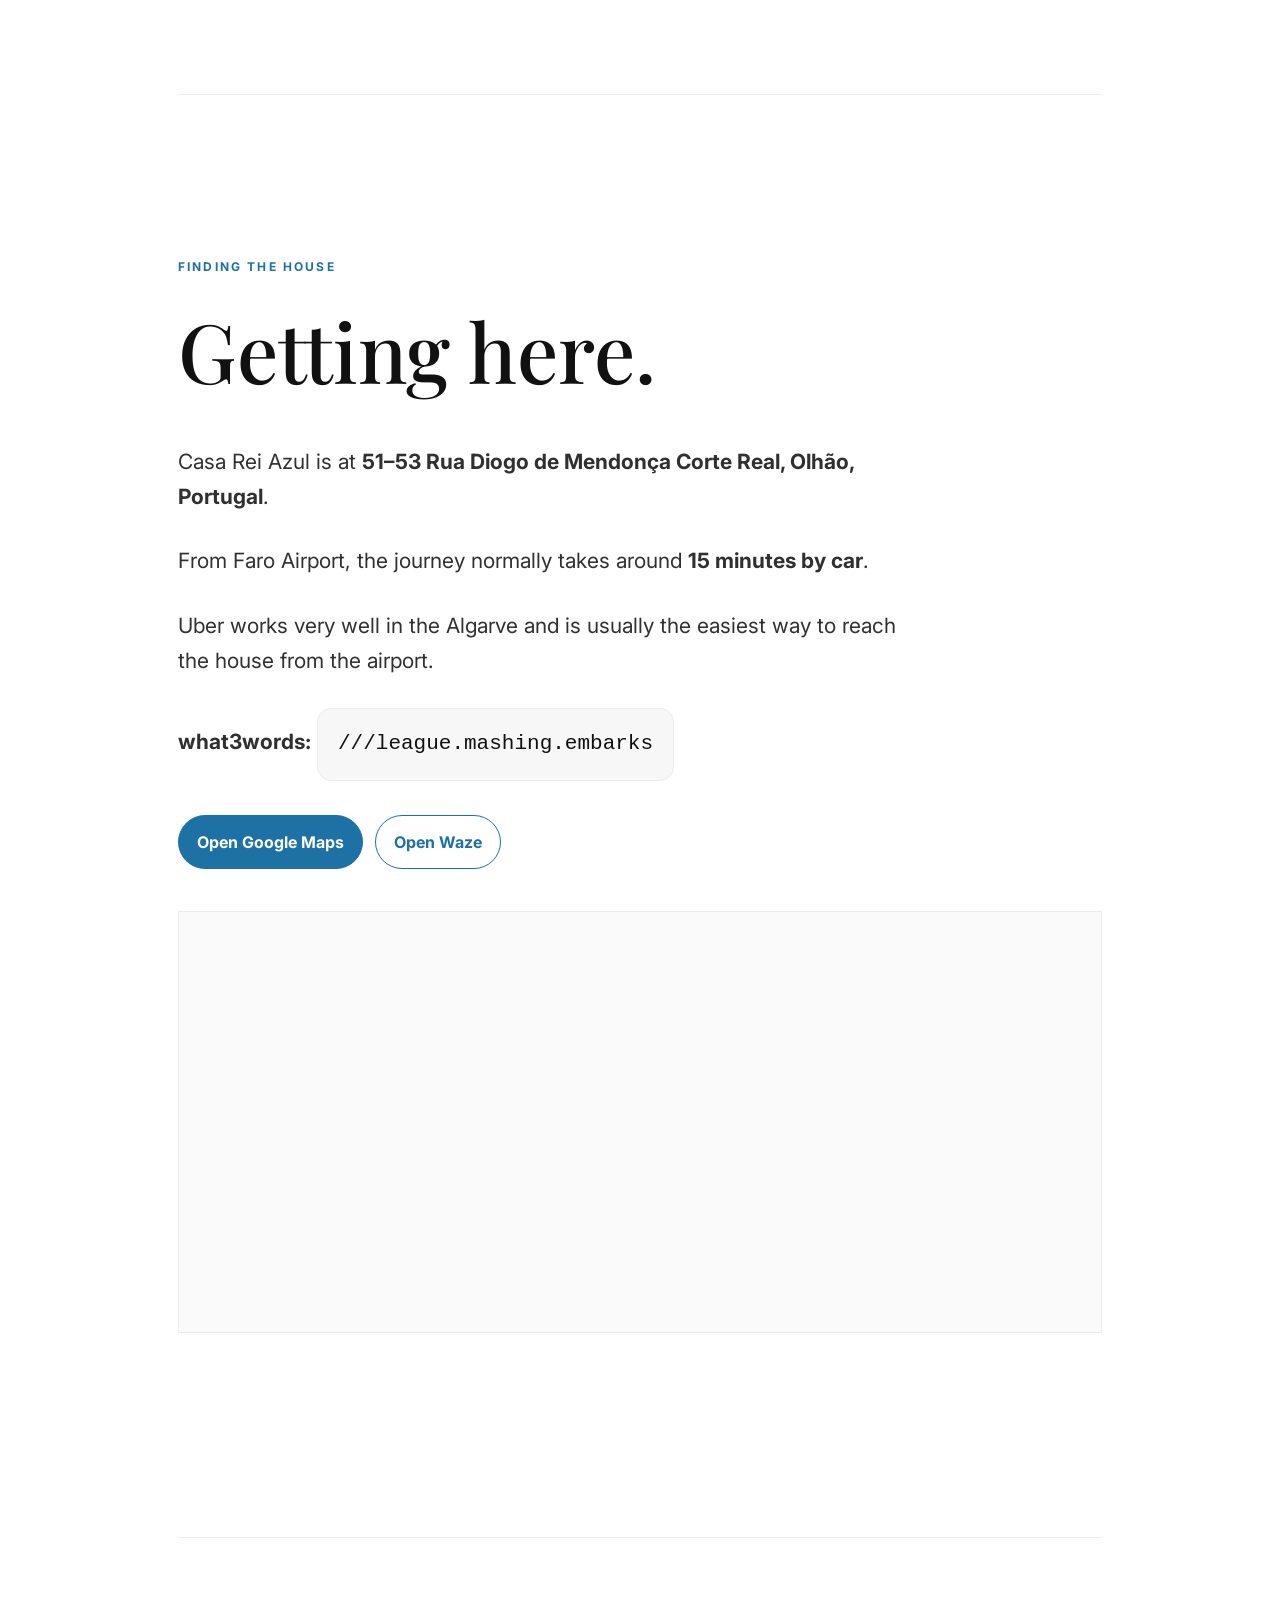
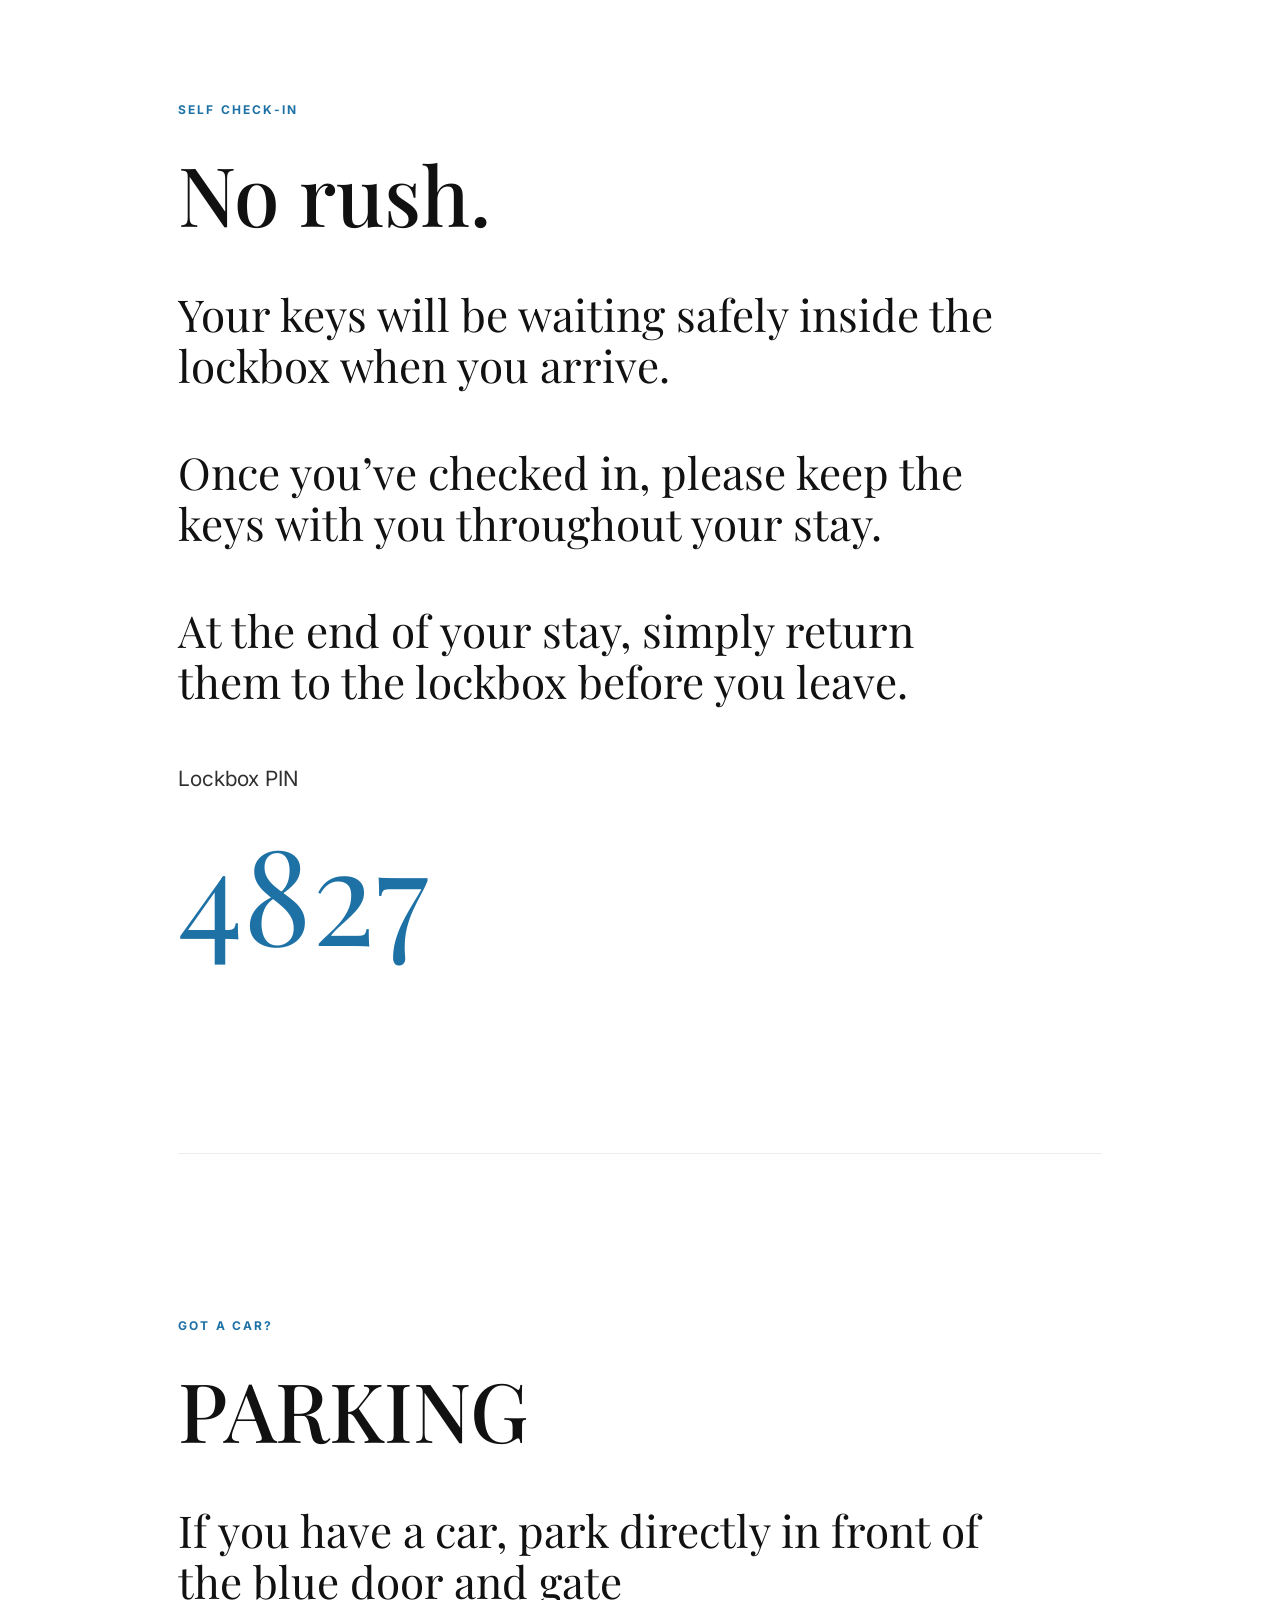
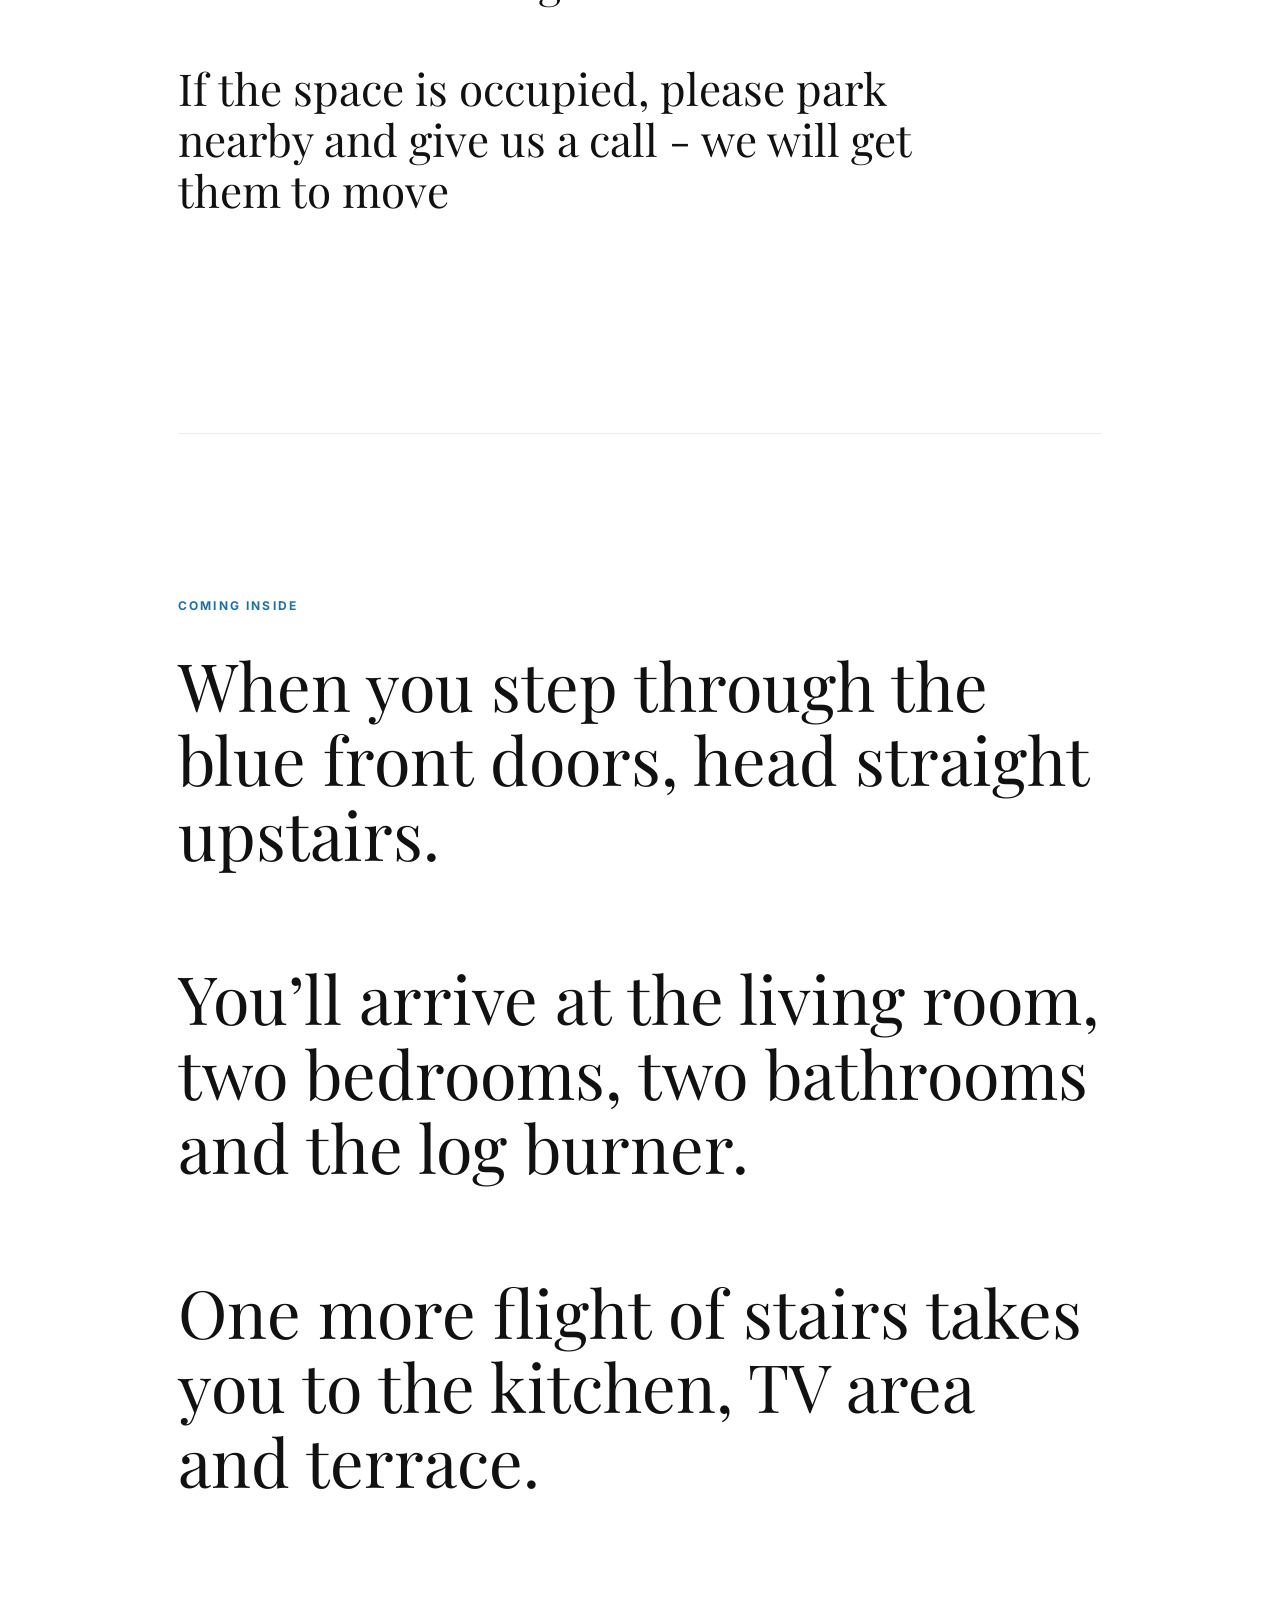
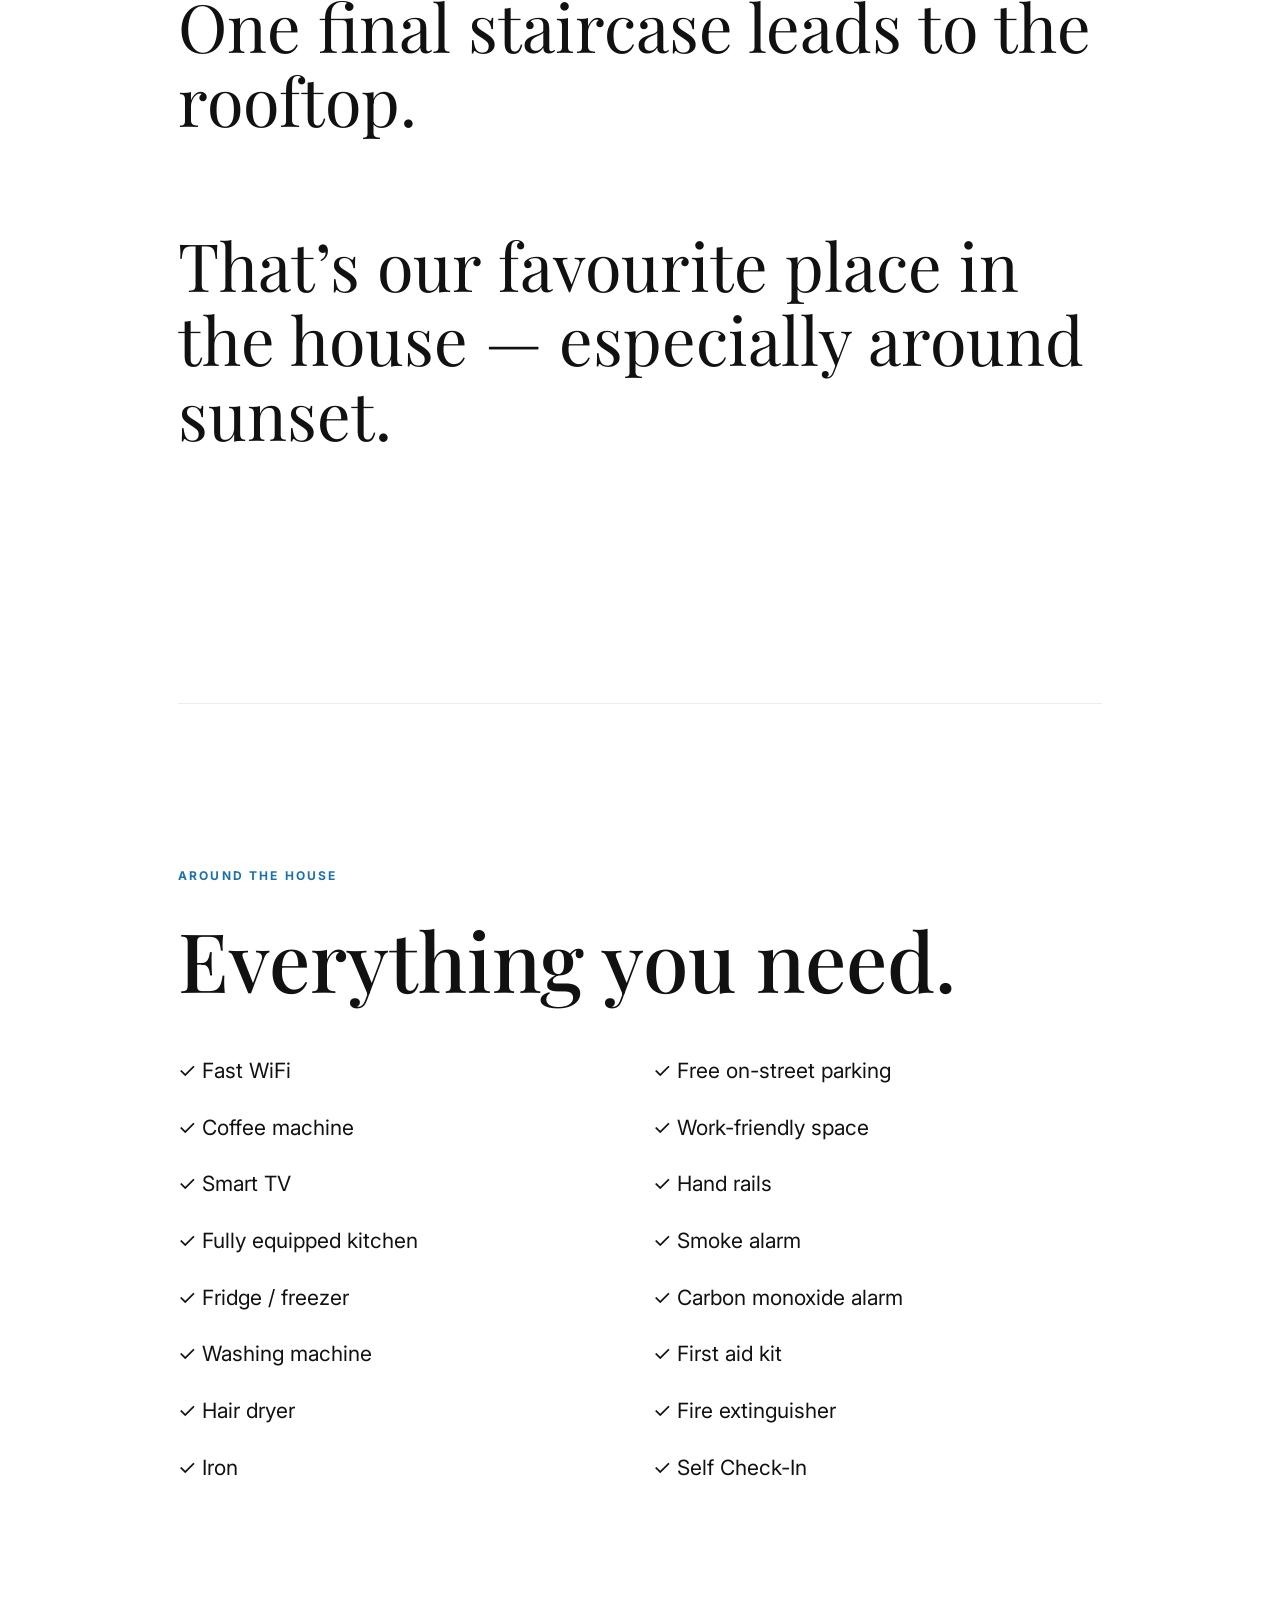
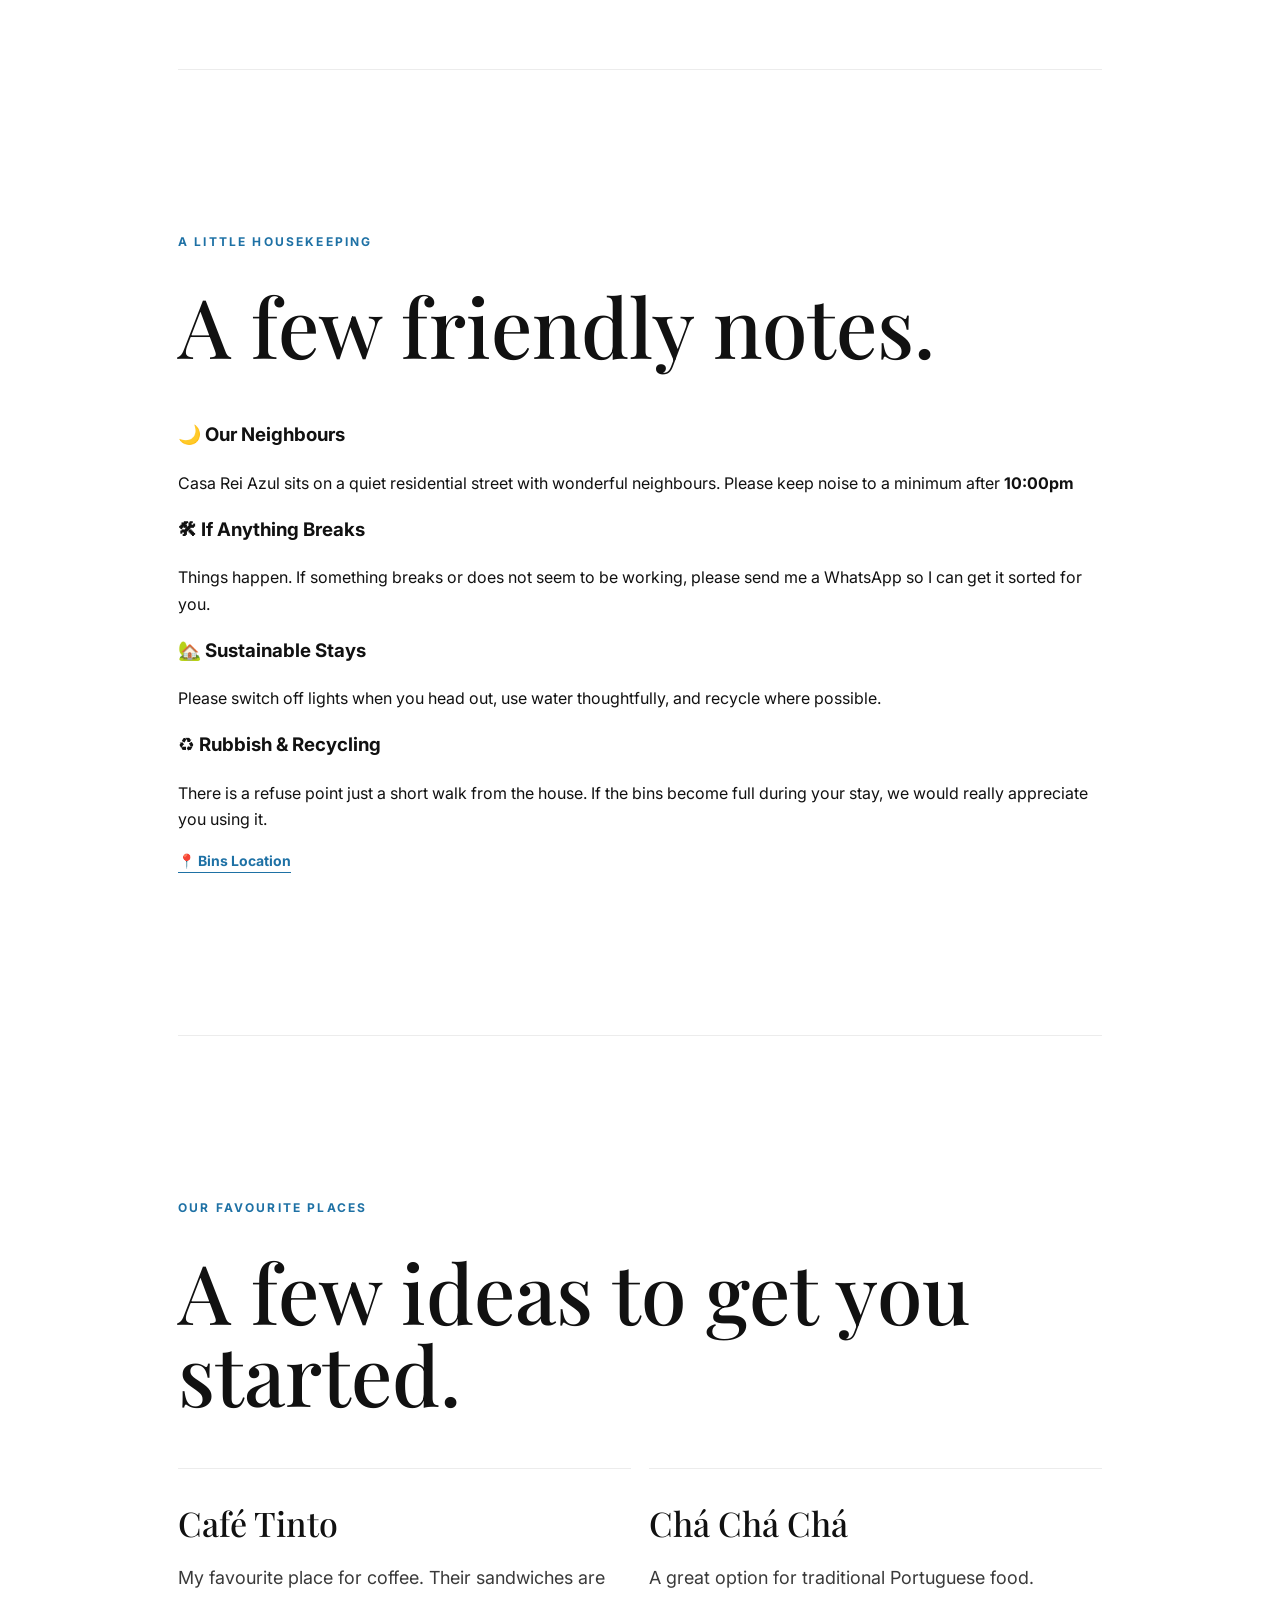
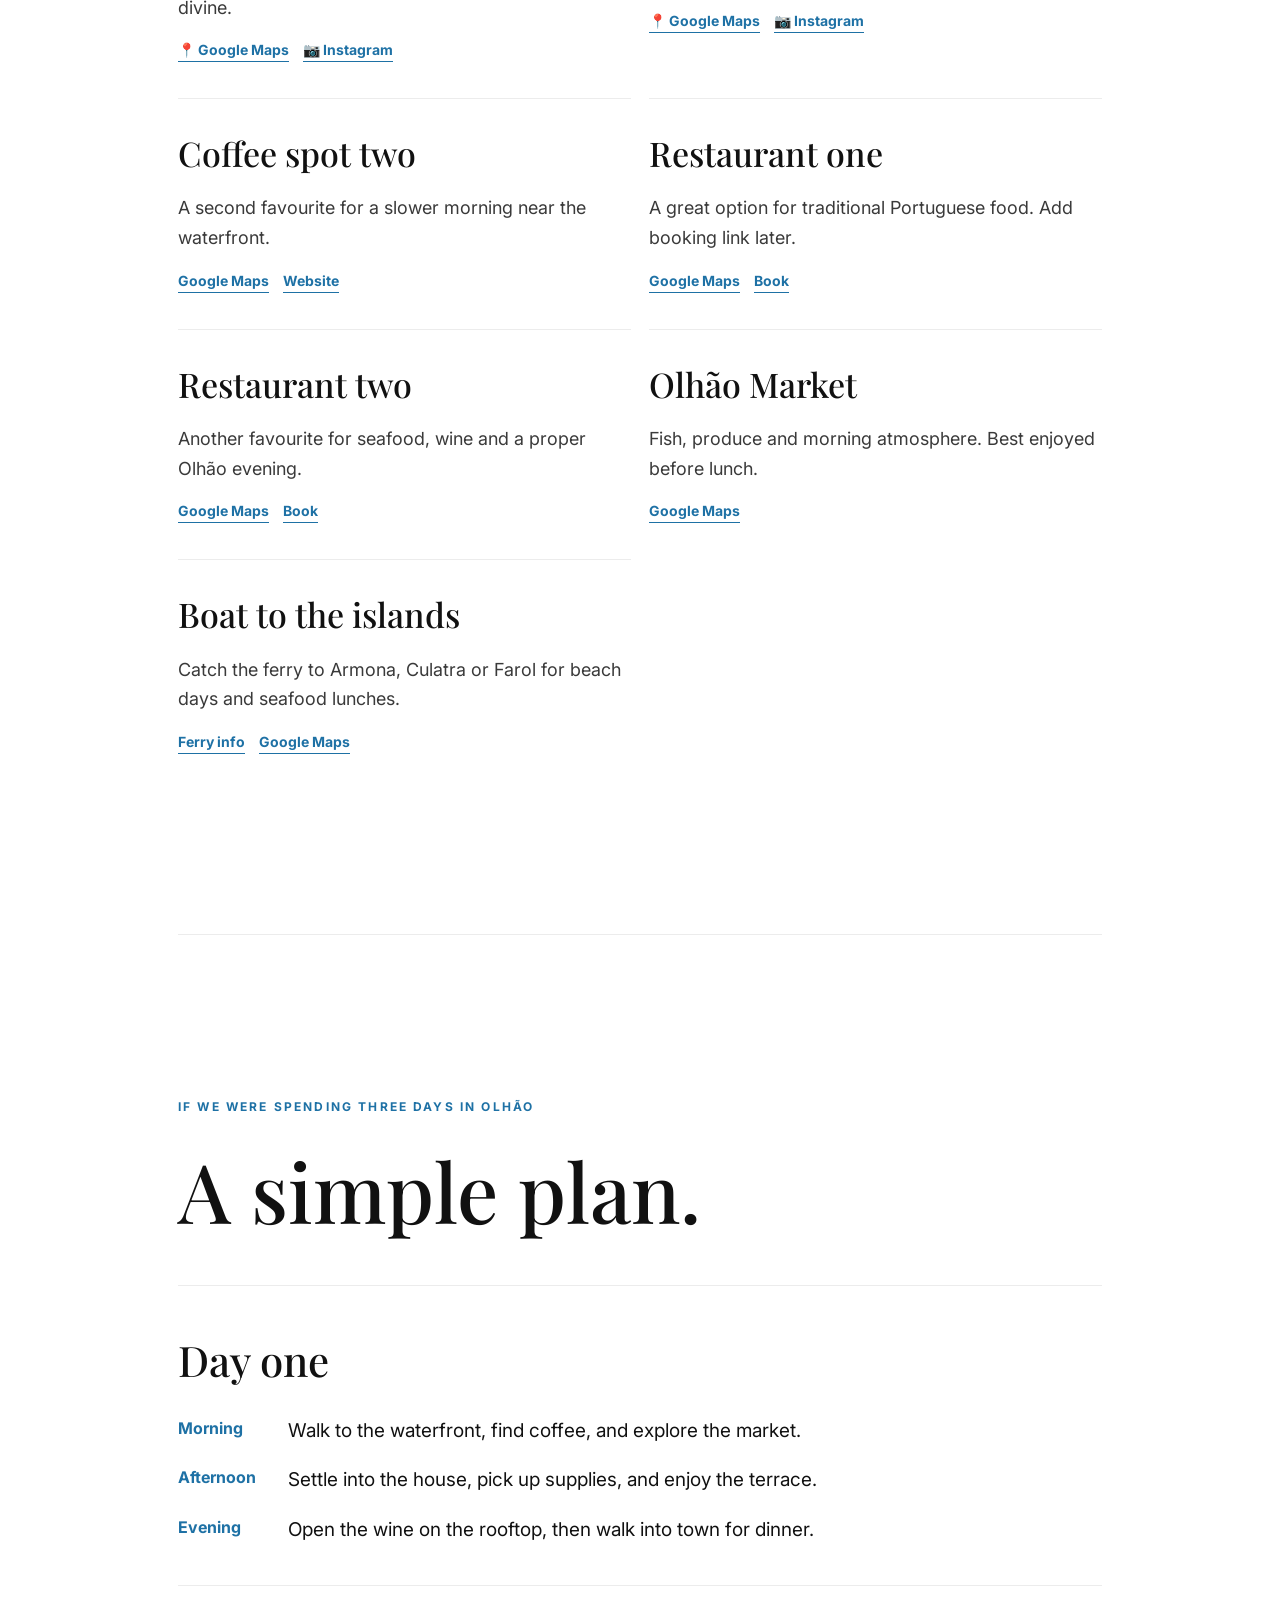
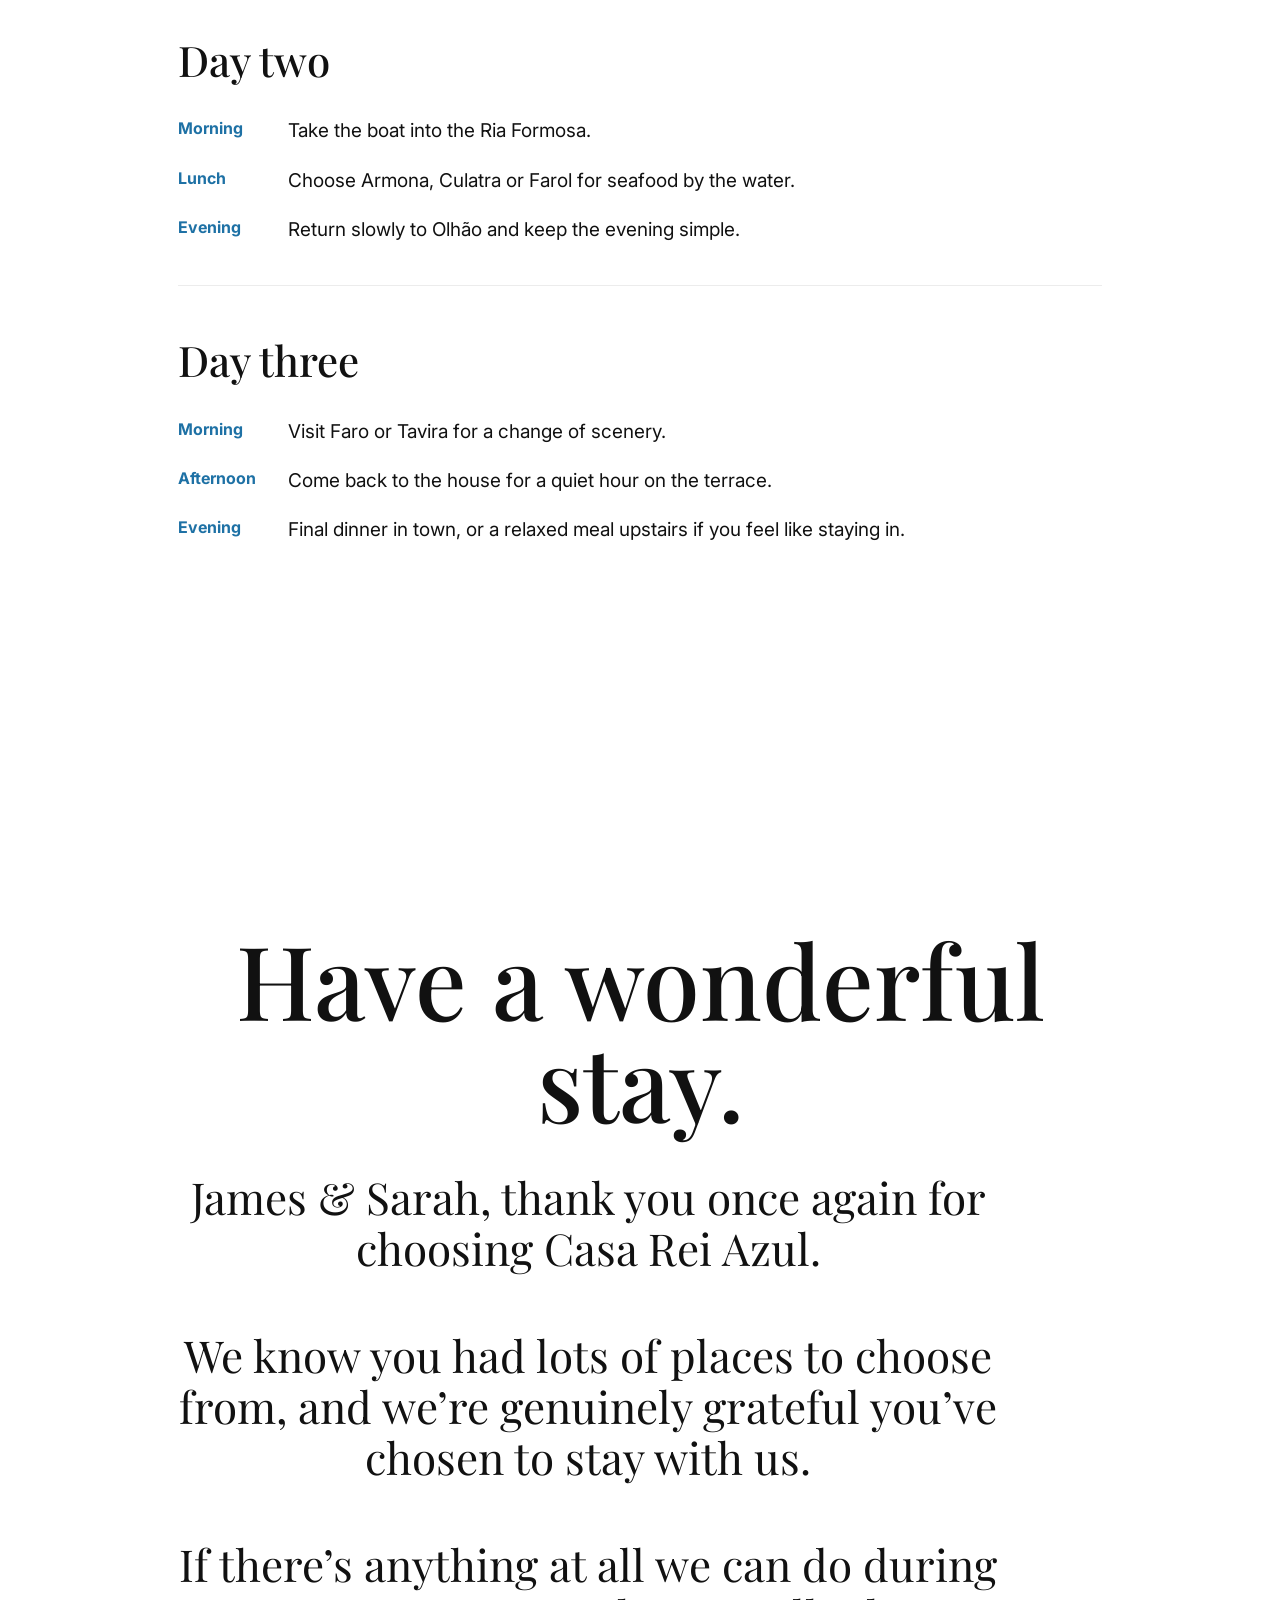
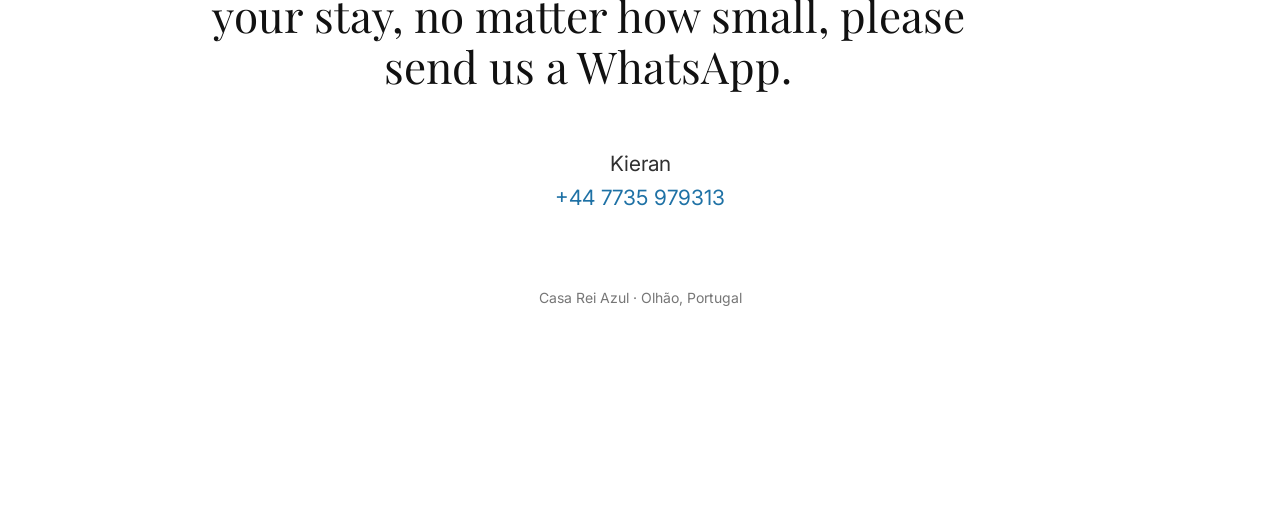
<file: welcome.html>
<!doctype html>
<html lang="en">
<head>
  <meta charset="utf-8">
  <meta name="viewport" content="width=device-width, initial-scale=1">
  <title>Your Stay at Casa Rei Azul</title>
  <meta name="description" content="A personalised welcome guide for guests staying at Casa Rei Azul in Olhão.">
  <link rel="preconnect" href="https://fonts.googleapis.com">
  <link rel="preconnect" href="https://fonts.gstatic.com" crossorigin>
  <link href="https://fonts.googleapis.com/css2?family=Inter:wght@400;500;600;700&family=Playfair+Display:wght@500;600&display=swap" rel="stylesheet">
  <style>
    :root{--blue:#1e71a5;--ink:#111;--muted:#767676;--line:#ececec;--soft:#f7f7f7;--paper:#fff}*{box-sizing:border-box}html{scroll-behavior:smooth}body{margin:0;background:var(--paper);color:var(--ink);font-family:Inter,system-ui,-apple-system,BlinkMacSystemFont,"Segoe UI",sans-serif;line-height:1.65}a{color:var(--blue);text-decoration:none}.page{max-width:980px;margin:0 auto;padding:10vh 28px 16vh}.intro{min-height:82vh;display:flex;flex-direction:column;justify-content:center}.eyebrow{letter-spacing:.18em;text-transform:uppercase;font-size:12px;font-weight:700;color:var(--blue);margin-bottom:32px}.intro h1{font-family:"Playfair Display",Georgia,serif;font-weight:500;line-height:.95;font-size:clamp(58px,10vw,126px);margin:0 0 46px}.thought{font-family:"Playfair Display",Georgia,serif;font-size:clamp(31px,4.6vw,58px);line-height:1.16;margin:0 0 56px;max-width:930px}.thought.small{font-size:clamp(27px,3.8vw,44px);max-width:820px}.section{padding:18vh 0;border-top:1px solid var(--line)}.section:first-of-type{border-top:0}.section h2{font-family:"Playfair Display",Georgia,serif;font-size:clamp(42px,7vw,82px);line-height:1;margin:0 0 54px;font-weight:500}.body{font-size:21px;max-width:720px;color:#303030;margin:0 0 28px}.body + .body{margin-top:30px}.blue{color:var(--blue)}.glance{display:grid;grid-template-columns:repeat(2,1fr);gap:1px;background:var(--line);border:1px solid var(--line);margin-top:44px}.glance-item{background:#fff;padding:30px;min-height:142px}.glance-item span{display:block;font-size:12px;letter-spacing:.16em;text-transform:uppercase;color:var(--muted);font-weight:700;margin-bottom:16px}.glance-item strong{display:block;font-family:"Playfair Display",Georgia,serif;font-size:clamp(28px,4vw,46px);font-weight:500;line-height:1.05}.code{font-family:ui-monospace,SFMono-Regular,Menlo,monospace;background:var(--soft);border:1px solid var(--line);padding:18px 20px;border-radius:14px;display:inline-block;color:#111}.map-card{margin:42px 0;border:1px solid var(--line);background:#fafafa;overflow:hidden}.map-card iframe{display:block;width:100%;height:420px;border:0;filter:grayscale(.08) saturate(.88)}.buttons{display:flex;gap:12px;flex-wrap:wrap;margin-top:34px}.button{display:inline-flex;align-items:center;justify-content:center;min-height:48px;border:1px solid var(--blue);background:var(--blue);color:#fff;border-radius:999px;padding:13px 18px;font-weight:700}.button.secondary{background:white;color:var(--blue)}.pin{font-family:"Playfair Display",Georgia,serif;font-size:clamp(64px,12vw,132px);line-height:1;color:var(--blue);margin:16px 0 34px}.tour p{font-family:"Playfair Display",Georgia,serif;font-size:clamp(32px,5.2vw,68px);line-height:1.12;margin:0 0 90px}.amenities{columns:2;column-gap:90px;max-width:860px;margin-top:34px}.amenities p{break-inside:avoid;margin:0 0 22px;font-size:21px}.place-grid{display:grid;grid-template-columns:repeat(2,1fr);gap:18px;margin-top:40px}.place{border-top:1px solid var(--line);padding:26px 0 18px}.place h3{font-family:"Playfair Display",Georgia,serif;font-size:34px;font-weight:500;margin:0 0 12px}.place p{font-size:18px;color:#3a3a3a;margin:0 0 16px}.links{display:flex;gap:14px;flex-wrap:wrap;font-size:14px;font-weight:700}.links a{border-bottom:1px solid currentColor}.day{border-top:1px solid var(--line);padding:40px 0}.day h3{font-family:"Playfair Display",Georgia,serif;font-size:42px;font-weight:500;margin:0 0 20px}.timeline{display:grid;gap:18px}.time{display:grid;grid-template-columns:92px 1fr;gap:18px}.time strong{color:var(--blue)}.time p{margin:0;font-size:19px}.final{text-align:center;padding:20vh 0 6vh}.final h2{font-family:"Playfair Display",Georgia,serif;font-size:clamp(50px,8vw,104px);line-height:1;margin:0 0 38px;font-weight:500}.footer-note{color:var(--muted);font-size:14px;margin-top:70px}.reveal{opacity:0;transform:translateY(36px);transition:opacity 1.15s cubic-bezier(.16,1,.3,1),transform 1.15s cubic-bezier(.16,1,.3,1)}.reveal.visible{opacity:1;transform:none}@media(prefers-reduced-motion:reduce){.reveal{opacity:1;transform:none;transition:none}}@media(max-width:760px){.page{padding-left:22px;padding-right:22px}.section{padding:14vh 0}.glance,.place-grid{grid-template-columns:1fr}.amenities{columns:1}.map-card iframe{height:330px}.time{grid-template-columns:1fr;gap:4px}.tour p{margin-bottom:64px}}
  </style>
</head>
<body> 
  <main class="page">
    <header class="intro reveal">
      <div class="eyebrow">Your stay at Casa Rei Azul</div>
      <h1>Dear <span data-guest-names>James & Sarah</span>,</h1>
      <p class="thought">Welcome to Casa Rei Azul.</p>
      <p class="thought small">A traditional Portuguese townhouse in the heart of Olhão.</p>
      <p class="thought small">We’re delighted you’ve chosen to stay with us.</p>
    </header>
    <div class="scroll-indicator">
    <span>Scroll For Guide</span>
    <div class="arrow">&#8595;</div>
</div>
    <section class="section reveal">
      <p class="thought">Over the next few days, this house is yours to enjoy.</p>
      <p class="thought">The bright blue doors.</p>
      <p class="thought">The patterned Portuguese tiles.</p>
      <p class="thought">The rooftop terrace.</p>
      <p class="thought">The slow Algarve evenings.</p>
      <p class="thought small">We’ve also left a <span class="blue">complimentary bottle of Portuguese wine</span> waiting for you in the kitchen.</p>
      <p class="thought small">If you get the chance, we’d recommend opening it on the rooftop as the sun begins to set over Olhão.</p>
    </section>
    <section class="section reveal">
      <div class="eyebrow">Everything at a glance</div>
      <h2>Your stay.</h2>
      <div class="glance">
        <div class="glance-item">
  <span>Check-in (After 3pm)</span>
  <strong data-checkin>—</strong>
</div>

<div class="glance-item">
  <span>Check-out (Before 11am)</span>
  <strong data-checkout>—</strong>
</div>

<div class="glance-item">
  <span>Guests</span>
  <strong data-guests>2</strong>
</div>
        <div class="glance-item"><span>Lockbox PIN</span><strong data-pin>4827</strong></div>
        <div class="glance-item"><span>WiFi Network</span><strong data-wifi-network>CasaReiAzul</strong></div>
        <div class="glance-item"><span>WiFi Password</span><strong data-wifi-password>Olhao206!</strong></div>
      </div>
    </section>

    <section class="section reveal">
      <div class="eyebrow">Finding the house</div>
      <h2>Getting here.</h2>
      <p class="body">Casa Rei Azul is at <strong>51–53 Rua Diogo de Mendonça Corte Real, Olhão, Portugal</strong>.</p>
      <p class="body">From Faro Airport, the journey normally takes around <strong>15 minutes by car</strong>.</p>
      <p class="body">Uber works very well in the Algarve and is usually the easiest way to reach the house from the airport.</p>
      <p class="body"><strong>what3words:</strong> <a class="code" href="https://w3w.co/league.mashing.embarks" target="_blank" rel="noopener">///league.mashing.embarks</a></p>
      <div class="buttons">
        <a class="button" href="https://www.google.com/maps/search/?api=1&query=51-53%20R.%20Diogo%20de%20Mendon%C3%A7a%20Corte%20Real%2C%20Olhao%2C%20Portugal" target="_blank" rel="noopener">Open Google Maps</a>
        <a class="button secondary" href="https://waze.com/ul?q=51-53%20R.%20Diogo%20de%20Mendon%C3%A7a%20Corte%20Real%2C%20Olhao%2C%20Portugal" target="_blank" rel="noopener">Open Waze</a>
      </div>
      <div class="map-card">
        <iframe title="Map showing Casa Rei Azul" loading="lazy" allowfullscreen src="https://www.google.com/maps?q=51-53%20R.%20Diogo%20de%20Mendon%C3%A7a%20Corte%20Real%2C%20Olhao%2C%20Portugal&output=embed"></iframe>
      </div>
    </section>
    
    <section class="section reveal">
      <div class="eyebrow">Self check-in</div>
      <h2>No rush.</h2>
      <p class="thought small">Your keys will be waiting safely inside the lockbox when you arrive.</p>
      <p class="thought small">Once you’ve checked in, please keep the keys with you throughout your stay.</p>
      <p class="thought small">At the end of your stay, simply return them to the lockbox before you leave.</p>
      <p class="body">Lockbox PIN</p>
      <div class="pin" data-pin>4827</div>
    </section>

    <section class="section reveal">
      <div class="eyebrow">Got A Car?</div>
      <h2>PARKING</h2>
      <p class="thought small">If you have a car, park directly in front of the blue door and gate</p>
      <p class="thought small">If the space is occupied, please park nearby and give us a call - we will get them to move</p>
    </section>

    <section class="section reveal tour">
      <div class="eyebrow">Coming inside</div>
      <p>When you step through the blue front doors, head straight upstairs.</p>
      <p>You’ll arrive at the living room, two bedrooms, two bathrooms and the log burner.</p>
      <p>One more flight of stairs takes you to the kitchen, TV area and terrace.</p>
      <p>One final staircase leads to the rooftop.</p>
      <p>That’s our favourite place in the house — especially around sunset.</p>
    </section>

    <section class="section reveal">
      <div class="eyebrow">Around the house</div>
      <h2>Everything you need.</h2>
      <div class="amenities">
        <p>✓ Fast WiFi</p><p>✓ Coffee machine</p><p>✓ Smart TV</p><p>✓ Fully equipped kitchen</p><p>✓ Fridge / freezer</p><p>✓ Washing machine</p><p>✓ Hair dryer</p><p>✓ Iron</p><p>✓ Free on-street parking</p><p>✓ Work-friendly space</p><p>✓ Hand rails</p><p>✓ Smoke alarm</p><p>✓ Carbon monoxide alarm</p><p>✓ First aid kit</p><p>✓ Fire extinguisher</p><p>✓ Self Check-In</p>
      </div>
    </section>

    <section class="section reveal">
  <div class="eyebrow">A little housekeeping</div>
  <h2>A few friendly notes.</h2>

  <div class="friendly-notes">
    <div class="note">
      <h3>🌙 Our Neighbours</h3>
      <p>Casa Rei Azul sits on a quiet residential street with wonderful neighbours. Please keep noise to a minimum after <strong>10:00pm</strong></p>
    </div>

    <div class="note">
      <h3>🛠 If Anything Breaks</h3>
      <p>Things happen. If something breaks or does not seem to be working, please send me a WhatsApp so I can get it sorted for you.</p>
    </div>

    <div class="note">
      <h3>🏡 Sustainable Stays</h3>
      <p>Please switch off lights when you head out, use water thoughtfully, and recycle where possible.</p>
    </div>

    <div class="note">
      <h3>♻️ Rubbish & Recycling</h3>
      <p>There is a refuse point just a short walk from the house. If the bins become full during your stay, we would really appreciate you using it.</p>
    </div>

<div class="links">
  <a href="https://maps.app.goo.gl/FgmrqgnsVRWe8Psx7"
     target="_blank"
     rel="noopener">
     📍 Bins Location
  </a>
</div>
  </div>
</section>

    <section class="section reveal">
      <div class="eyebrow">Our Favourite Places</div>
      <h2>A few ideas to get you started.</h2>
      <div class="place-grid">
        <div class="place">
    <h3>Café Tinto</h3>

    <p>
        My favourite place for coffee. Their sandwiches are divine.
    </p>

    <div class="links">
        <a href="https://maps.app.goo.gl/eH6T8mgbmHR4zh948"
           target="_blank">📍 Google Maps</a>

        <a href="https://www.instagram.com/cafetinto.pt/"
           target="_blank">📷 Instagram</a>
    </div>
</div>
        <div class="place">
    <h3>Chá Chá Chá</h3>

    <p>
        A great option for traditional Portuguese food.
    </p>

    <div class="links">
        <a href="https://maps.app.goo.gl/uhUAhXHjfAkvBQYF8"
           target="_blank">📍 Google Maps</a>

        <a href="https://www.instagram.com/chachacha.olhao"
           target="_blank">📷 Instagram</a>
    </div>
</div>
        <div class="place"><h3>Coffee spot two</h3><p>A second favourite for a slower morning near the waterfront.</p><div class="links"><a href="#">Google Maps</a><a href="#">Website</a></div></div>
        <div class="place"><h3>Restaurant one</h3><p>A great option for traditional Portuguese food. Add booking link later.</p><div class="links"><a href="#">Google Maps</a><a href="#">Book</a></div></div>
        <div class="place"><h3>Restaurant two</h3><p>Another favourite for seafood, wine and a proper Olhão evening.</p><div class="links"><a href="#">Google Maps</a><a href="#">Book</a></div></div>
        <div class="place"><h3>Olhão Market</h3><p>Fish, produce and morning atmosphere. Best enjoyed before lunch.</p><div class="links"><a href="#">Google Maps</a></div></div>
        <div class="place"><h3>Boat to the islands</h3><p>Catch the ferry to Armona, Culatra or Farol for beach days and seafood lunches.</p><div class="links"><a href="#">Ferry info</a><a href="#">Google Maps</a></div></div>
      </div>
    </section>

    <section class="section reveal">
      <div class="eyebrow">If we were spending three days in Olhão</div>
      <h2>A simple plan.</h2>
      <div class="day"><h3>Day one</h3><div class="timeline"><div class="time"><strong>Morning</strong><p>Walk to the waterfront, find coffee, and explore the market.</p></div><div class="time"><strong>Afternoon</strong><p>Settle into the house, pick up supplies, and enjoy the terrace.</p></div><div class="time"><strong>Evening</strong><p>Open the wine on the rooftop, then walk into town for dinner.</p></div></div></div>
      <div class="day"><h3>Day two</h3><div class="timeline"><div class="time"><strong>Morning</strong><p>Take the boat into the Ria Formosa.</p></div><div class="time"><strong>Lunch</strong><p>Choose Armona, Culatra or Farol for seafood by the water.</p></div><div class="time"><strong>Evening</strong><p>Return slowly to Olhão and keep the evening simple.</p></div></div></div>
      <div class="day"><h3>Day three</h3><div class="timeline"><div class="time"><strong>Morning</strong><p>Visit Faro or Tavira for a change of scenery.</p></div><div class="time"><strong>Afternoon</strong><p>Come back to the house for a quiet hour on the terrace.</p></div><div class="time"><strong>Evening</strong><p>Final dinner in town, or a relaxed meal upstairs if you feel like staying in.</p></div></div></div>
    </section>

    <section class="final reveal">
      <h2>Have a wonderful stay.</h2>
      <p class="thought small"><span data-guest-names>James & Sarah</span>, thank you once again for choosing Casa Rei Azul.</p>
      <p class="thought small">We know you had lots of places to choose from, and we’re genuinely grateful you’ve chosen to stay with us.</p>
      <p class="thought small">If there’s anything at all we can do during your stay, no matter how small, please send us a WhatsApp.</p>
      <p class="body" style="margin:56px auto 0">Kieran<br><a href="https://wa.me/447735979313">+44 7735 979313</a></p>
      <p class="footer-note">Casa Rei Azul · Olhão, Portugal</p>
    </section>
  </main>

  <script>
    const params = new URLSearchParams(window.location.search);
    const names = params.get('names') || 'James & Sarah';
    const guests = params.get('guests') || '2';
    const pin = params.get('pin') || '4827';
    const checkin = params.get('checkin');
    const checkout = params.get('checkout');
    const wifiNetwork = params.get('wifi') || params.get('wifiNetwork') || 'CasaReiAzul';
    const wifiPassword = params.get('wifiPassword') || params.get('password') || 'WelcomeToAzul';
    function formatDate(value) {
  if (!value) return '';
  const date = new Date(value + 'T12:00:00');
  return date.toLocaleDateString('en-GB', {
    weekday: 'long',
    day: 'numeric',
    month: 'long',
    year: 'numeric'
  });
}
    document.querySelectorAll('[data-guest-names]').forEach(el => el.textContent = names);
    document.querySelectorAll('[data-guests]').forEach(el => el.textContent = guests);
    document.querySelectorAll('[data-pin]').forEach(el => el.textContent = pin);
    document.querySelectorAll('[data-wifi-network]').forEach(el => el.textContent = wifiNetwork);
    document.querySelectorAll('[data-wifi-password]').forEach(el => el.textContent = wifiPassword);

if (checkin) {
  document.querySelectorAll('[data-checkin]').forEach(el => {
    el.textContent = formatDate(checkin);
  });
}

if (checkout) {
  document.querySelectorAll('[data-checkout]').forEach(el => {
    el.textContent = formatDate(checkout);
  });
}

const observer = new IntersectionObserver((entries)=>{
  entries.forEach(entry=>{
    if(entry.isIntersecting){ entry.target.classList.add('visible'); observer.unobserve(entry.target); }
  });
},{threshold:.12,rootMargin:'0px 0px -10% 0px'});
document.querySelectorAll('.reveal').forEach(el=>observer.observe(el));
  </script>
</body>
</html>
</file>
<file: styles.css>
:root{--blue:#1e71a5;--deep:#09233c;--ink:#202524;--cream:#f6efe4;--paper:#fffdf8;--terracotta:#b96a43;--muted:#6f7370;--line:rgba(32,37,36,.14);--soft:#f3f7f8}*{box-sizing:border-box}html{scroll-behavior:smooth}body{margin:0;background:var(--paper);color:var(--ink);font-family:Inter,system-ui,-apple-system,Segoe UI,sans-serif;line-height:1.55}img{max-width:100%;display:block}a{color:inherit;text-decoration:none}.serif{font-family:'Playfair Display',Georgia,serif}.nav{position:fixed;top:0;left:0;right:0;z-index:50;display:flex;justify-content:space-between;align-items:center;padding:20px 34px;color:white;transition:.25s}.nav.scrolled,.nav.light{background:rgba(255,253,248,.94);backdrop-filter:blur(14px);color:var(--ink);box-shadow:0 1px 20px rgba(0,0,0,.05)}.brand{letter-spacing:.18em;font-size:13px;font-weight:800}.links{display:flex;gap:22px;font-size:12px;text-transform:uppercase;letter-spacing:.12em;align-items:center}.lang{border:1px solid currentColor;background:transparent;color:inherit;padding:7px 9px;font-size:11px;letter-spacing:.08em;cursor:pointer}.btn{display:inline-block;border:1px solid currentColor;padding:13px 21px;text-transform:uppercase;letter-spacing:.13em;font-size:12px;font-weight:800}.btn.fill{background:var(--blue);border-color:var(--blue);color:#fff}.hero{min-height:100vh;background:linear-gradient(rgba(8,27,42,.24),rgba(8,27,42,.47)),url('assets/images/facade.jpg') center 58%/cover;display:grid;place-items:center;text-align:center;color:white;padding:110px 24px}.hero h1{font-family:'Playfair Display',Georgia,serif;font-size:clamp(56px,10vw,140px);font-weight:500;line-height:.88;margin:0;letter-spacing:.02em}.hero p{font-size:clamp(15px,2vw,22px);letter-spacing:.12em;text-transform:uppercase;margin:28px 0 30px}.hero-stats{display:flex;gap:10px;justify-content:center;flex-wrap:wrap;margin:0 0 30px}.hero-stats span{border:1px solid rgba(255,255,255,.65);padding:8px 12px;background:rgba(255,255,255,.08);font-size:12px;letter-spacing:.08em;text-transform:uppercase}.section{padding:92px 7vw}.intro,.feature{display:grid;grid-template-columns:1fr 1.1fr;gap:66px;align-items:center}.feature{grid-template-columns:1.15fr .85fr;background:var(--cream)}.feature.reverse{grid-template-columns:.85fr 1.15fr;background:var(--paper)}.feature.reverse .copy{order:-1}.eyebrow{letter-spacing:.18em;text-transform:uppercase;color:var(--blue);font-size:12px;font-weight:800;margin-bottom:17px}.intro h2,.feature h2,.page-title h1{font-family:'Playfair Display',Georgia,serif;font-size:clamp(38px,6vw,76px);line-height:1.02;font-weight:500;margin:0 0 24px}.lead{font-size:21px;color:#353b3c}.feature img,.intro img{border-radius:2px;box-shadow:0 22px 60px rgba(0,0,0,.12)}.stats{display:grid;grid-template-columns:repeat(5,1fr);border-top:1px solid var(--line);border-bottom:1px solid var(--line)}.stat{padding:31px 14px;text-align:center;border-right:1px solid var(--line)}.stat:last-child{border-right:0}.stat strong{display:block;font-family:'Playfair Display',Georgia,serif;font-size:36px;color:var(--blue);font-weight:500}.stat span{font-size:11px;text-transform:uppercase;letter-spacing:.11em}.tiles{display:grid;grid-template-columns:repeat(3,1fr);gap:1px;background:var(--line)}.tile{background:var(--paper);padding:34px}.tile h3{font-family:'Playfair Display',Georgia,serif;font-size:28px;margin:0 0 8px}.amenities{display:grid;grid-template-columns:repeat(4,1fr);gap:12px}.amenity{border:1px solid var(--line);background:#fff;padding:16px 14px;display:flex;gap:10px;align-items:center}.amenity b{font-size:22px}.gallery-grid{display:grid;grid-template-columns:repeat(4,1fr);gap:14px}.gallery-grid figure{margin:0;position:relative;cursor:pointer;overflow:hidden;background:#eee}.gallery-grid img{height:310px;width:100%;object-fit:cover;transition:.35s}.gallery-grid figure:hover img{transform:scale(1.035)}.gallery-grid figure.wide{grid-column:span 2}.gallery-grid figcaption{position:absolute;left:0;right:0;bottom:0;padding:20px;background:linear-gradient(transparent,rgba(0,0,0,.72));color:#fff;font-size:13px}.cta{background:var(--deep);color:white;text-align:center;padding:94px 24px}.cta h2{font-family:'Playfair Display',Georgia,serif;font-size:clamp(40px,7vw,86px);font-weight:500;margin:0 0 18px}.footer{padding:34px 7vw;display:flex;justify-content:space-between;border-top:1px solid var(--line);font-size:13px;color:var(--muted)}.page-hero{padding:150px 7vw 70px;background:var(--cream)}.page-title{max-width:920px}.list{display:grid;grid-template-columns:repeat(2,1fr);gap:24px}.card{border:1px solid var(--line);padding:30px;background:var(--paper)}.card h3{font-family:'Playfair Display',Georgia,serif;font-size:29px;margin:0 0 10px}.form{max-width:780px;display:grid;gap:16px}.form input,.form textarea,.form select{width:100%;padding:15px;border:1px solid var(--line);font:inherit;background:#fff}.form .row{display:grid;grid-template-columns:1fr 1fr;gap:16px}.map{width:100%;height:370px;border:0;filter:saturate(.82)}.split{display:grid;grid-template-columns:1fr 1fr;gap:38px;align-items:start}.note{background:var(--soft);border-left:4px solid var(--blue);padding:20px}.lightbox{position:fixed;inset:0;background:rgba(4,12,18,.92);display:none;align-items:center;justify-content:center;z-index:100;padding:28px}.lightbox.open{display:flex}.lightbox img{max-height:82vh;max-width:92vw;object-fit:contain}.lightbox p{position:absolute;left:28px;right:28px;bottom:18px;color:white;text-align:center}.lightbox button{position:absolute;top:20px;right:24px;background:white;border:0;padding:10px 14px;font-weight:800;cursor:pointer}.sticky-book{position:fixed;right:18px;bottom:18px;z-index:45;background:var(--blue);color:white;padding:13px 18px;text-transform:uppercase;font-size:12px;font-weight:800;letter-spacing:.12em;box-shadow:0 10px 30px rgba(0,0,0,.2)}.legal p,.legal li{color:#424846}.legal h2{font-family:'Playfair Display',Georgia,serif;font-size:34px;font-weight:500;margin-top:38px}@media(max-width:900px){.nav{position:absolute;padding:18px}.links a:not(.booklink){display:none}.intro,.feature,.feature.reverse,.split{grid-template-columns:1fr}.feature.reverse .copy{order:0}.stats{grid-template-columns:repeat(2,1fr)}.stats .stat:last-child{grid-column:span 2}.gallery-grid{grid-template-columns:1fr 1fr}.gallery-grid figure,.gallery-grid figure.wide{grid-column:auto}.gallery-grid img{height:230px}.tiles,.list,.amenities{grid-template-columns:1fr}.footer{display:block}.section{padding:64px 22px}.form .row{grid-template-columns:1fr}.hero-stats span{font-size:11px}.sticky-book{left:18px;text-align:center}}

.big-title{font-size:56px;font-weight:500;margin-top:0}.narrow{max-width:900px}.top-gallery{margin-top:34px}.amenities-section{background:var(--paper)}.whatsapp{position:fixed;left:18px;bottom:18px;z-index:46;background:#25D366;color:#fff;padding:13px 18px;text-transform:uppercase;font-size:12px;font-weight:800;letter-spacing:.12em;box-shadow:0 10px 30px rgba(0,0,0,.2)}.footer a{text-decoration:none;margin-left:8px}.lang.active{background:currentColor;color:var(--paper)}@media(max-width:900px){.whatsapp{bottom:72px;left:18px}.big-title{font-size:42px}}
.place-grid{display:grid;grid-template-columns:repeat(3,1fr);gap:22px}.place{border:1px solid var(--line);background:var(--paper)}.place img{width:100%;height:230px;object-fit:cover}.place div{padding:24px}.place h3{font-family:'Playfair Display',Georgia,serif;font-size:28px;margin:0 0 8px}.place p{color:var(--muted);margin:0}.nav .links a:first-child{text-transform:uppercase}@media(max-width:900px){.place-grid{grid-template-columns:1fr}}


/* V7 fixes: language buttons, mobile navigation and sub-page header contrast */
.lang.active{background:var(--blue);border-color:var(--blue);color:#fff}.nav.page-nav{background:rgba(9,35,60,.96);backdrop-filter:blur(14px);color:white;box-shadow:0 1px 20px rgba(0,0,0,.08)}.nav.page-nav.scrolled{background:rgba(9,35,60,.96);color:white}.menu-toggle{display:none;border:1px solid currentColor;background:transparent;color:inherit;padding:8px 10px;text-transform:uppercase;letter-spacing:.12em;font-size:11px;font-weight:800;cursor:pointer}.menu-toggle span{display:inline-block;width:18px;height:2px;background:currentColor;box-shadow:0 6px 0 currentColor,0 -6px 0 currentColor;vertical-align:middle;margin-left:8px}@media(max-width:900px){.nav{position:fixed}.menu-toggle{display:block}.links{display:none;position:absolute;top:64px;left:18px;right:18px;background:rgba(9,35,60,.98);color:white;padding:18px;box-shadow:0 18px 45px rgba(0,0,0,.22);border:1px solid rgba(255,255,255,.12)}.nav.open .links{display:flex;flex-direction:column;align-items:flex-start;gap:16px}.nav.open .links a,.nav.open .links a:not(.booklink){display:block}.nav.open .lang{margin-right:8px}.nav.open .links .lang{display:inline-block}.nav.open .links{font-size:12px}.nav.open .links .booklink{border:1px solid rgba(255,255,255,.45);padding:9px 13px}.nav .links a:not(.booklink){display:none}}
.scroll-indicator {
    text-align: center;
    color: white;
    margin-top: 40px;
    opacity: 0.85;
    font-family: Arial, sans-serif;
}

.scroll-indicator span {
    display: block;
    font-size: 14px;
    letter-spacing: 2px;
    text-transform: uppercase;
    margin-bottom: 8px;
}

.arrow {
    font-size: 32px;
    animation: bounce 2s infinite;
}

@keyframes bounce {
    0%, 20%, 50%, 80%, 100% {
        transform: translateY(0);
    }
    40% {
        transform: translateY(10px);
    }
    60% {
        transform: translateY(5px);
    }
}

.friendly-notes {
  max-width: 820px;
  margin-top: 36px;
}

.note {
  border-top: 1px solid var(--line);
  padding: 34px 0;
}

.note h3 {
  font-family: "Playfair Display", Georgia, serif;
  font-size: clamp(30px, 4vw, 46px);
  font-weight: 500;
  line-height: 1.1;
  margin: 0 0 14px;
}

.note p {
  font-size: 20px;
  color: #303030;
  margin: 0;
  max-width: 720px;
}

.note p + p {
  margin-top: 18px;
}

.final-note {
  border-bottom: 1px solid var(--line);
}

.story-section{max-width:980px;margin:0 auto;text-align:center;padding-top:72px;padding-bottom:82px}.story-section h2{font-size:clamp(42px,6vw,76px);line-height:1.05;font-weight:500;margin:0 0 28px}.story-section p{max-width:780px;margin:0 auto 16px;font-family:'Playfair Display',Georgia,serif;font-size:clamp(21px,2.5vw,29px);line-height:1.5;color:#394041}.story-section p:last-child{font-size:clamp(18px,2vw,23px);font-style:italic;color:var(--blue);margin-top:24px}@media(max-width:900px){.story-section{padding-top:56px;padding-bottom:62px}.story-section p{font-size:21px}}

/* Boutique booking page */
.booking-page{background:#f8f5ef}.booking-hero{min-height:76vh;position:relative;display:flex;align-items:flex-end;padding:150px 7vw 82px;color:#fff;background:url('assets/images/rooftop-terrace-night.jpg') center 58%/cover no-repeat}.booking-hero-overlay{position:absolute;inset:0;background:linear-gradient(90deg,rgba(5,25,42,.82) 0%,rgba(5,25,42,.52) 52%,rgba(5,25,42,.18) 100%),linear-gradient(0deg,rgba(5,25,42,.38),transparent 55%)}.booking-hero-content{position:relative;z-index:1;max-width:780px}.booking-hero .eyebrow{color:#d8ebf5}.booking-hero h1{font-family:'Playfair Display',Georgia,serif;font-size:clamp(54px,8vw,112px);line-height:.92;font-weight:500;margin:0 0 24px}.booking-hero p{max-width:600px;font-family:'Playfair Display',Georgia,serif;font-size:clamp(21px,2.2vw,30px);line-height:1.4;margin:0 0 32px}.booking-hero-button{background:rgba(255,255,255,.96);color:var(--deep);border-color:#fff}.direct-benefits{background:var(--paper)}.booking-heading{display:grid;grid-template-columns:.7fr 1.3fr;gap:32px;align-items:end;margin-bottom:44px}.booking-heading h2,.booking-form-intro h2{font-family:'Playfair Display',Georgia,serif;font-size:clamp(40px,5vw,68px);line-height:1.04;font-weight:500;margin:0}.benefit-grid{display:grid;grid-template-columns:repeat(3,1fr);border-top:1px solid var(--line);border-bottom:1px solid var(--line)}.benefit-item{padding:34px 32px;border-right:1px solid var(--line)}.benefit-item:last-child{border-right:0}.benefit-number{display:block;color:var(--blue);font-size:11px;font-weight:800;letter-spacing:.18em;margin-bottom:30px}.benefit-item h3,.included-card h3,.next-steps h3{font-family:'Playfair Display',Georgia,serif;font-size:28px;font-weight:500;margin:0 0 10px}.benefit-item p{color:var(--muted);margin:0}.booking-section{display:grid;grid-template-columns:minmax(0,1.45fr) minmax(310px,.72fr);gap:54px;align-items:start}.booking-form-panel{background:var(--paper);padding:clamp(28px,5vw,62px);border:1px solid var(--line)}.booking-form-intro{border-bottom:1px solid var(--line);padding-bottom:36px;margin-bottom:38px}.booking-form-intro p{font-size:18px;color:var(--muted);max-width:680px;margin:20px 0 0}.booking-form fieldset{border:0;border-bottom:1px solid var(--line);padding:0 0 38px;margin:0 0 38px}.booking-form legend{display:flex;align-items:center;gap:13px;width:100%;font-family:'Playfair Display',Georgia,serif;font-size:27px;margin-bottom:24px}.booking-form legend span{display:grid;place-items:center;width:31px;height:31px;border-radius:50%;background:var(--blue);color:#fff;font-family:Inter,sans-serif;font-size:12px;font-weight:800}.booking-fields{display:grid;gap:18px;margin-bottom:18px}.booking-fields.two-column{grid-template-columns:1fr 1fr}.booking-form label{display:block;font-size:12px;font-weight:800;letter-spacing:.08em;text-transform:uppercase}.booking-form input,.booking-form textarea,.booking-form select{display:block;width:100%;margin-top:9px;border:1px solid rgba(32,37,36,.22);border-radius:0;background:#fff;padding:15px 16px;color:var(--ink);font:400 16px/1.4 Inter,sans-serif;transition:border-color .2s,box-shadow .2s}.booking-form textarea{resize:vertical;min-height:145px}.booking-form input:focus,.booking-form textarea:focus,.booking-form select:focus{outline:0;border-color:var(--blue);box-shadow:0 0 0 3px rgba(30,113,165,.12)}.field-help,.response-note{margin:3px 0 0;color:var(--muted);font-size:13px}.booking-consent{margin:-8px 0 26px}.booking-checkbox{display:flex!important;align-items:flex-start;gap:12px;text-transform:none!important;letter-spacing:0!important;font-weight:400!important;font-size:14px!important}.booking-checkbox input{width:18px!important;height:18px;margin:2px 0 0!important;flex:0 0 auto}.booking-checkbox a{text-decoration:underline}.booking-submit{width:100%;display:flex;align-items:center;justify-content:space-between;padding:18px 20px;border:0;cursor:pointer}.booking-submit span:last-child{font-size:21px}.response-note{text-align:center;margin-top:14px}.form-message{display:none;padding:14px 16px;margin:0 0 18px;font-size:14px}.form-message.visible{display:block}.form-message.error{background:#fff1ed;border-left:4px solid #b64d2f}.form-message.success{background:#edf7f2;border-left:4px solid #277652}.booking-summary{position:sticky;top:104px;display:grid;gap:20px}.booking-image-wrap{position:relative;overflow:hidden}.booking-image-wrap img{width:100%;height:340px;object-fit:cover}.booking-image-caption{position:absolute;left:0;right:0;bottom:0;padding:45px 20px 18px;background:linear-gradient(transparent,rgba(4,18,30,.8));color:#fff;font-family:'Playfair Display',Georgia,serif;font-size:20px}.stay-card,.included-card,.next-steps{background:var(--paper);border:1px solid var(--line);padding:26px}.summary-row{display:flex;justify-content:space-between;gap:18px;border-top:1px solid var(--line);padding:15px 0}.summary-row:last-child{padding-bottom:0}.summary-row span{font-size:13px;color:var(--muted)}.summary-row strong{text-align:right;font-size:13px}.included-card ul{list-style:none;margin:16px 0 0;padding:0;display:grid;grid-template-columns:1fr 1fr;gap:11px 18px}.included-card li{position:relative;padding-left:19px;font-size:13px}.included-card li:before{content:'✓';position:absolute;left:0;color:var(--blue);font-weight:800}.next-steps ol{list-style:none;margin:18px 0 0;padding:0}.next-steps li{display:flex;gap:13px;align-items:flex-start;margin-bottom:14px}.next-steps li:last-child{margin-bottom:0}.next-steps li span{display:grid;place-items:center;width:25px;height:25px;flex:0 0 25px;border:1px solid var(--blue);color:var(--blue);border-radius:50%;font-size:11px;font-weight:800}.next-steps li p{margin:2px 0 0;font-size:14px}.booking-contact{text-align:center;color:var(--muted);font-size:13px;margin:4px 0}.booking-contact a{color:var(--blue);font-weight:700}.booking-page .footer{background:var(--paper)}
@media(max-width:1000px){.booking-section{grid-template-columns:1fr}.booking-summary{position:static;grid-template-columns:1fr 1fr}.booking-image-wrap{grid-column:1/-1}.booking-image-wrap img{height:420px}.booking-contact{grid-column:1/-1}}
@media(max-width:720px){.booking-hero{min-height:70vh;padding:130px 22px 58px;background-position:63% center}.booking-hero-overlay{background:linear-gradient(90deg,rgba(5,25,42,.79),rgba(5,25,42,.36)),linear-gradient(0deg,rgba(5,25,42,.55),transparent)}.booking-heading{grid-template-columns:1fr}.benefit-grid{grid-template-columns:1fr}.benefit-item{border-right:0;border-bottom:1px solid var(--line);padding:28px 0}.benefit-item:last-child{border-bottom:0}.booking-section{gap:28px}.booking-form-panel{padding:28px 20px}.booking-fields.two-column{grid-template-columns:1fr}.booking-summary{grid-template-columns:1fr}.booking-image-wrap,.booking-contact{grid-column:auto}.booking-image-wrap img{height:300px}.included-card ul{grid-template-columns:1fr}.booking-form legend{font-size:24px}}


/* Social footer link */
.footer-social{display:flex;align-items:center}.instagram-link{display:inline-flex;align-items:center;gap:8px;font-weight:700}.instagram-link svg{width:19px;height:19px;fill:none;stroke:currentColor;stroke-width:1.8}.instagram-link:hover{text-decoration:underline}
.optional-label{margin-left:7px;color:var(--muted);font-size:10px;font-weight:600;letter-spacing:.06em}
.booking-submit:disabled{cursor:wait;opacity:.7}

/* Terms and conditions */
.terms-hero{min-height:52vh}.terms-layout{display:grid;grid-template-columns:minmax(260px,.6fr) minmax(0,1.4fr);gap:64px;align-items:start}.terms-summary{position:sticky;top:100px;background:var(--paper);border:1px solid var(--line);padding:32px}.terms-summary h2{font-family:'Playfair Display',Georgia,serif;font-size:38px;font-weight:500;margin:8px 0 22px}.terms-summary dl{margin:0 0 28px}.terms-summary dl div{display:flex;justify-content:space-between;gap:20px;padding:14px 0;border-top:1px solid var(--line)}.terms-summary dt{color:var(--muted);font-size:13px}.terms-summary dd{margin:0;text-align:right;font-size:13px;font-weight:800}.terms-summary .btn{width:100%;text-align:center}.terms-content{max-width:820px}.terms-intro{font-family:'Playfair Display',Georgia,serif;font-size:24px;line-height:1.55;margin:0 0 46px}.terms-content section{padding:0 0 30px;margin:0 0 32px;border-bottom:1px solid var(--line)}.terms-content h2{font-family:'Playfair Display',Georgia,serif;font-size:31px;font-weight:500;margin:0 0 14px}.terms-content p{color:#424a4b;line-height:1.75;margin:0 0 13px}.terms-content a{text-decoration:underline}.legal-note{background:#eef6fa;border-left:4px solid var(--blue);padding:20px 22px;line-height:1.6}
@media(max-width:820px){.footer{align-items:flex-start;gap:12px;flex-direction:column}.terms-layout{grid-template-columns:1fr;gap:38px}.terms-summary{position:static}.terms-hero{min-height:46vh}}
</file>
